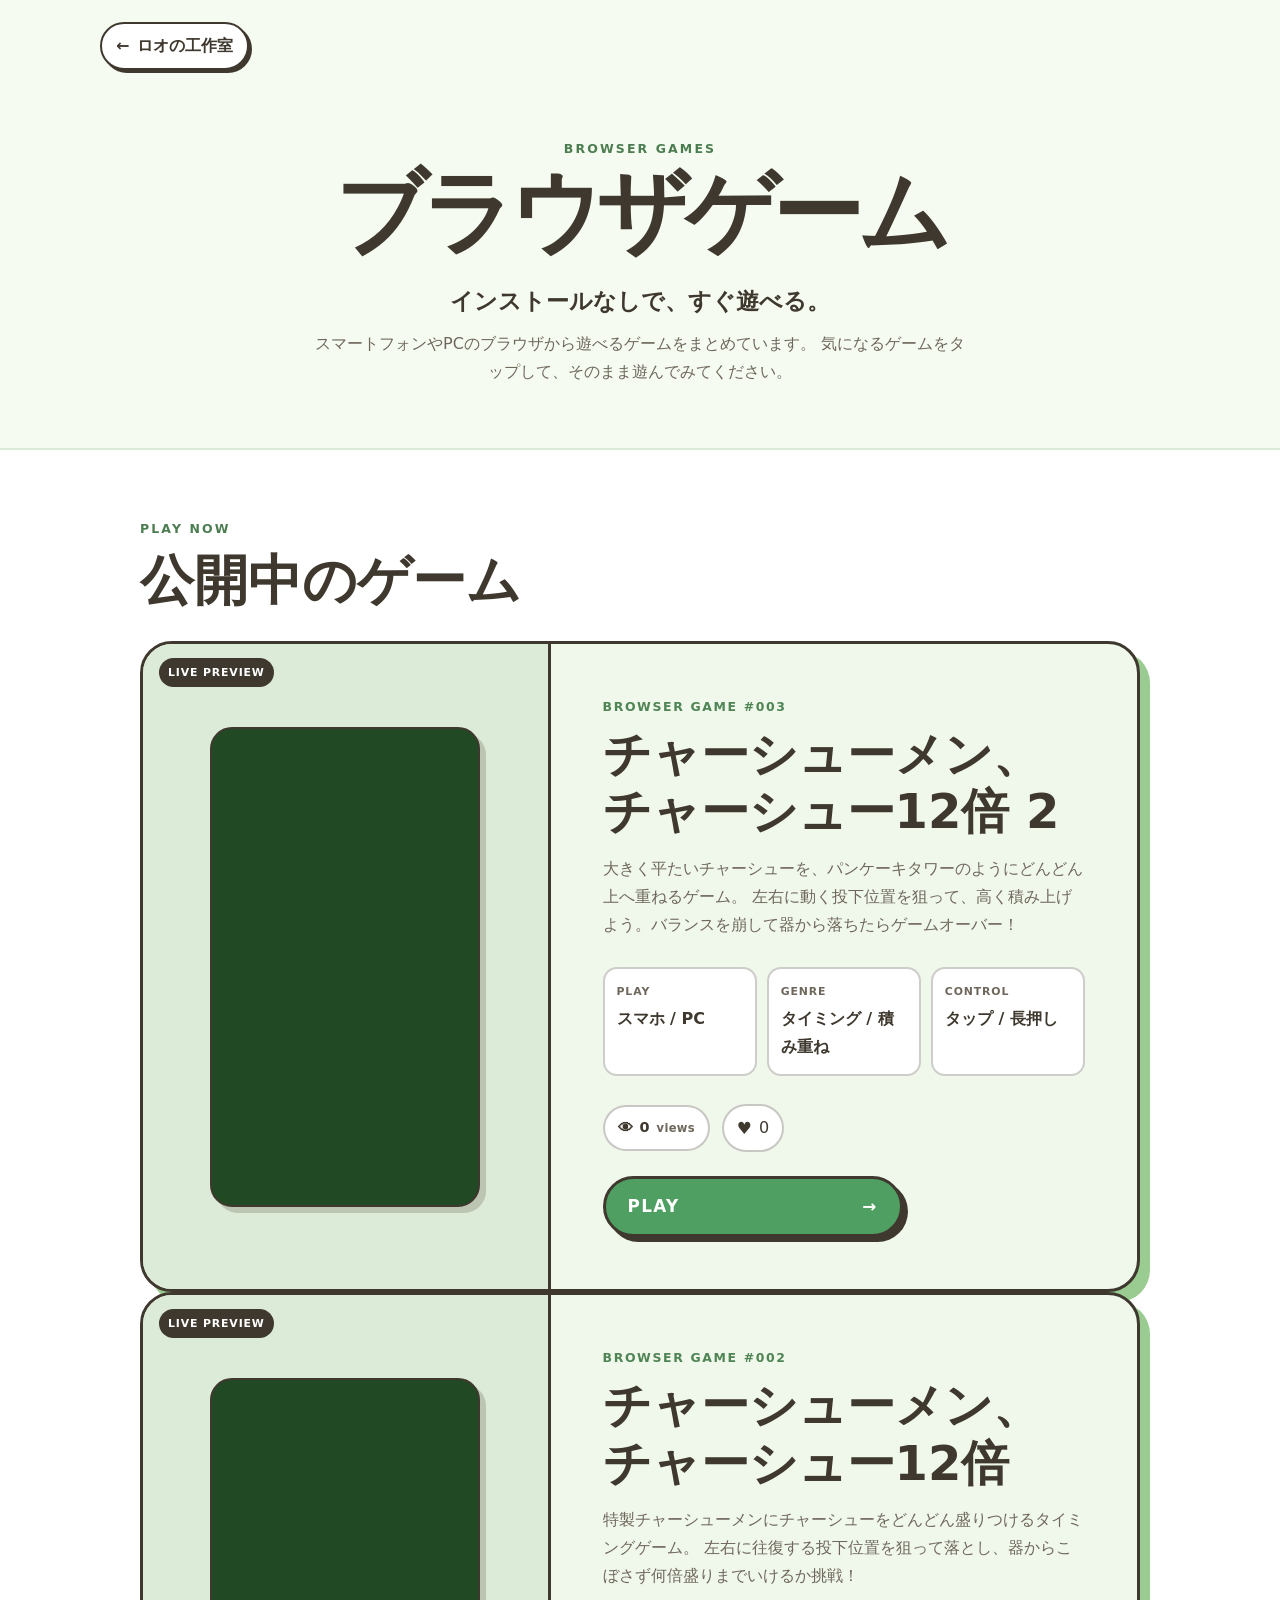
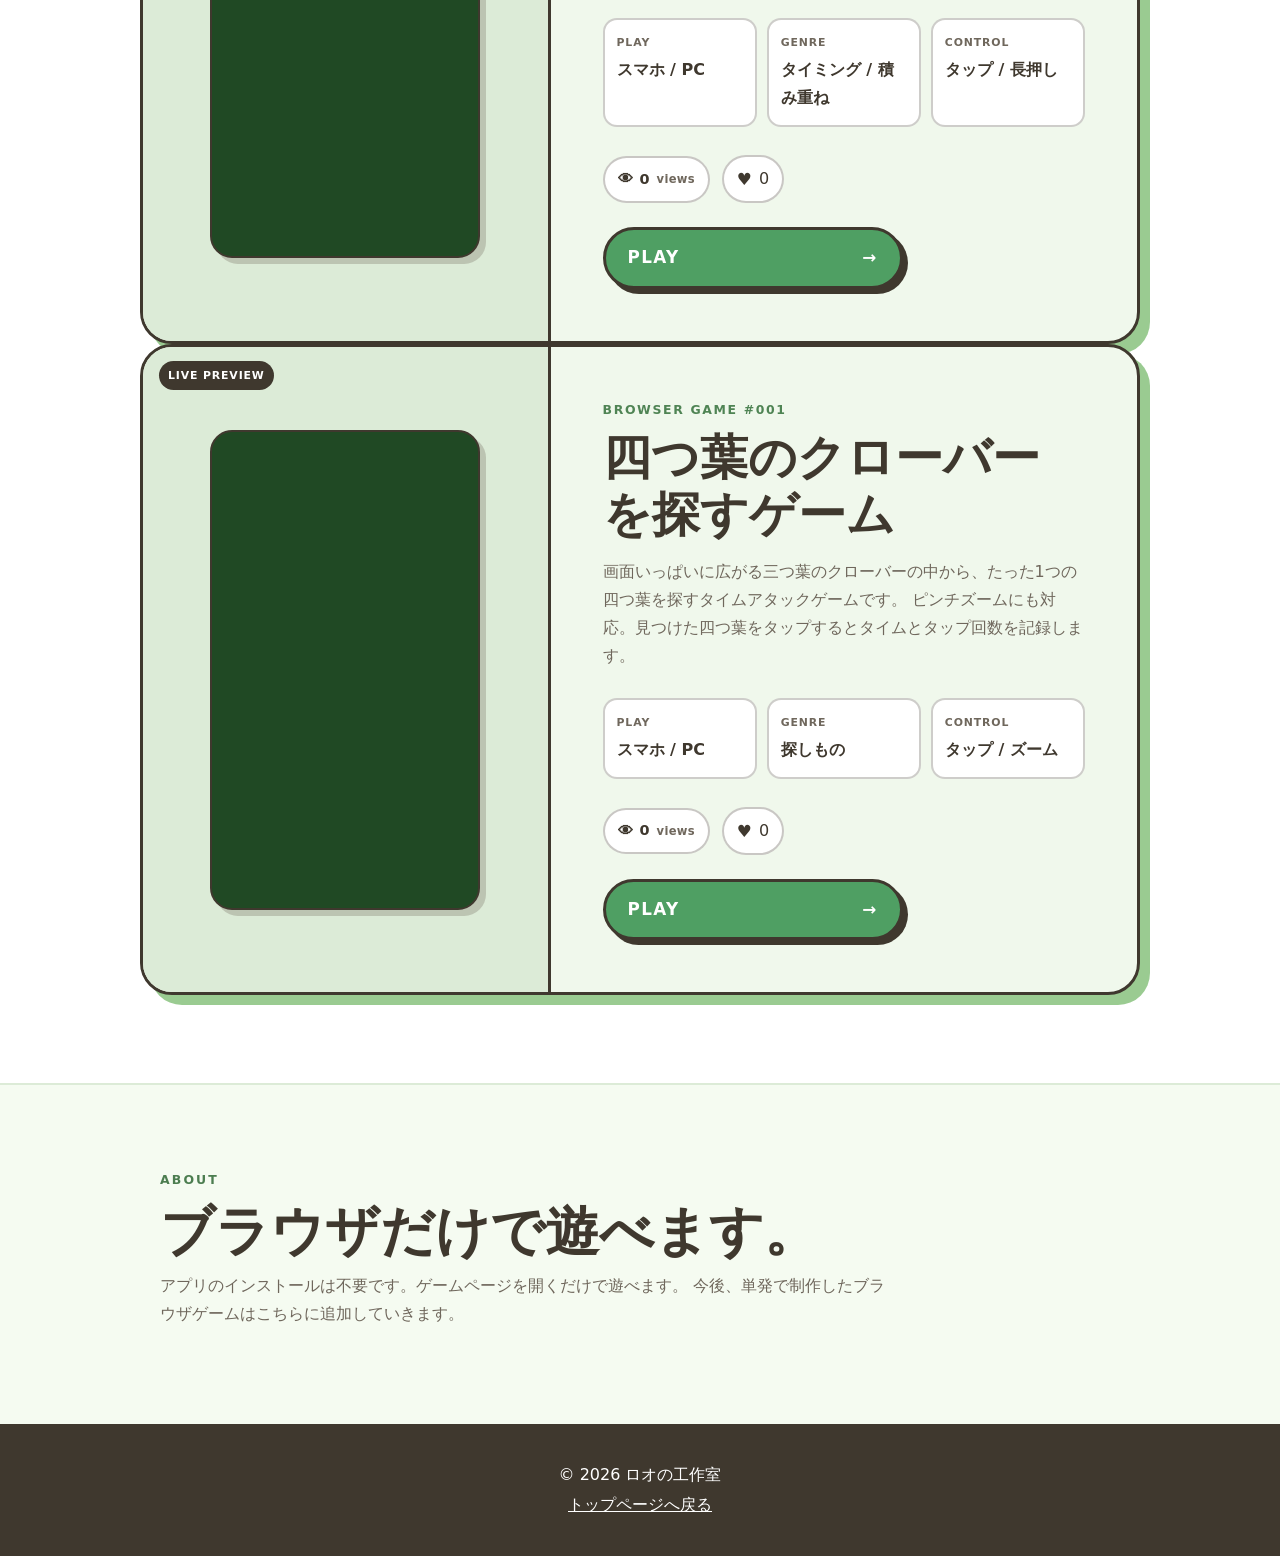
<file: browser-games/index.html>
<!DOCTYPE html>
<html lang="ja">
<head>
  <meta charset="UTF-8">
  <meta name="viewport" content="width=device-width, initial-scale=1">
  <meta name="description" content="ロオの工作室のブラウザゲーム一覧。スマホやPCのブラウザですぐ遊べるゲームを公開しています。">
  <meta name="theme-color" content="#eef7e9">
  <title>ブラウザゲーム | ロオの工作室</title>
  <link rel="stylesheet" href="../css/style.css">
  <link rel="stylesheet" href="../css/browser-games.css">
  <script src="./social.js" defer></script>
</head>
<body class="browser-games-page">
  <header class="browser-games-header">
    <a class="browser-games-home-link" href="../" aria-label="ロオの工作室トップへ戻る">
      <span aria-hidden="true">←</span>
      <span>ロオの工作室</span>
    </a>
  </header>

  <main>
    <section class="browser-games-hero" aria-labelledby="browser-games-title">
      <p class="browser-games-kicker">BROWSER GAMES</p>
      <h1 id="browser-games-title">ブラウザゲーム</h1>
      <p class="browser-games-tagline">インストールなしで、すぐ遊べる。</p>
      <p class="browser-games-intro">
        スマートフォンやPCのブラウザから遊べるゲームをまとめています。
        気になるゲームをタップして、そのまま遊んでみてください。
      </p>
    </section>

    <section class="browser-games-list" aria-labelledby="games-title">
      <div class="browser-games-section-heading">
        <p class="browser-games-kicker">PLAY NOW</p>
        <h2 id="games-title">公開中のゲーム</h2>
      </div>

      <article class="browser-game-card" data-game-id="003">
        <div class="browser-game-preview">
          <div class="browser-game-preview-label">LIVE PREVIEW</div>
          <iframe
            src="https://ryg4mk.github.io/chashu-12x-2/?preview=1"
            title="チャーシューメン、チャーシュー12倍 2 プレビュー"
            loading="lazy"
            tabindex="-1"
            aria-hidden="true"
          ></iframe>
        </div>

        <div class="browser-game-content">
          <p class="browser-game-number">BROWSER GAME #003</p>
          <h2>チャーシューメン、チャーシュー12倍 2</h2>
          <p class="browser-game-description">
            大きく平たいチャーシューを、パンケーキタワーのようにどんどん上へ重ねるゲーム。
            左右に動く投下位置を狙って、高く積み上げよう。バランスを崩して器から落ちたらゲームオーバー！
          </p>

          <dl class="browser-game-facts">
            <div>
              <dt>PLAY</dt>
              <dd>スマホ / PC</dd>
            </div>
            <div>
              <dt>GENRE</dt>
              <dd>タイミング / 積み重ね</dd>
            </div>
            <div>
              <dt>CONTROL</dt>
              <dd>タップ / 長押し</dd>
            </div>
          </dl>

          <div class="browser-game-social" aria-label="このゲームの人気">
            <div class="browser-game-stat" title="閲覧数">
              <span class="browser-game-social-icon" aria-hidden="true">👁</span>
              <span data-view-count>—</span>
              <span class="browser-game-social-label">views</span>
            </div>
            <button class="browser-game-like-button" data-like-button type="button" aria-pressed="false" aria-label="このゲームにいいね">
              <span class="browser-game-heart" aria-hidden="true">♥</span>
              <span data-like-count>—</span>
            </button>
          </div>

          <a class="browser-game-play-button" href="https://ryg4mk.github.io/chashu-12x-2/">
            PLAY
            <span aria-hidden="true">→</span>
          </a>
        </div>
      </article>

      <article class="browser-game-card" data-game-id="002">
        <div class="browser-game-preview">
          <div class="browser-game-preview-label">LIVE PREVIEW</div>
          <iframe
            src="https://ryg4mk.github.io/chashu-12x/?preview=1"
            title="チャーシューメン、チャーシュー12倍 プレビュー"
            loading="lazy"
            tabindex="-1"
            aria-hidden="true"
          ></iframe>
        </div>

        <div class="browser-game-content">
          <p class="browser-game-number">BROWSER GAME #002</p>
          <h2>チャーシューメン、チャーシュー12倍</h2>
          <p class="browser-game-description">
            特製チャーシューメンにチャーシューをどんどん盛りつけるタイミングゲーム。
            左右に往復する投下位置を狙って落とし、器からこぼさず何倍盛りまでいけるか挑戦！
          </p>

          <dl class="browser-game-facts">
            <div>
              <dt>PLAY</dt>
              <dd>スマホ / PC</dd>
            </div>
            <div>
              <dt>GENRE</dt>
              <dd>タイミング / 積み重ね</dd>
            </div>
            <div>
              <dt>CONTROL</dt>
              <dd>タップ / 長押し</dd>
            </div>
          </dl>

          <div class="browser-game-social" aria-label="このゲームの人気">
            <div class="browser-game-stat" title="閲覧数">
              <span class="browser-game-social-icon" aria-hidden="true">👁</span>
              <span data-view-count>—</span>
              <span class="browser-game-social-label">views</span>
            </div>
            <button class="browser-game-like-button" data-like-button type="button" aria-pressed="false" aria-label="このゲームにいいね">
              <span class="browser-game-heart" aria-hidden="true">♥</span>
              <span data-like-count>—</span>
            </button>
          </div>

          <a class="browser-game-play-button" href="https://ryg4mk.github.io/chashu-12x/">
            PLAY
            <span aria-hidden="true">→</span>
          </a>
        </div>
      </article>

      <article class="browser-game-card" data-game-id="001">
        <div class="browser-game-preview">
          <div class="browser-game-preview-label">LIVE PREVIEW</div>
          <iframe
            src="https://ryg4mk.github.io/four-leaf-clover-game/?preview=1"
            title="四つ葉のクローバーを探すゲーム プレビュー"
            loading="lazy"
            tabindex="-1"
            aria-hidden="true"
          ></iframe>
        </div>

        <div class="browser-game-content">
          <p class="browser-game-number">BROWSER GAME #001</p>
          <h2>四つ葉のクローバーを探すゲーム</h2>
          <p class="browser-game-description">
            画面いっぱいに広がる三つ葉のクローバーの中から、たった1つの四つ葉を探すタイムアタックゲームです。
            ピンチズームにも対応。見つけた四つ葉をタップするとタイムとタップ回数を記録します。
          </p>

          <dl class="browser-game-facts">
            <div>
              <dt>PLAY</dt>
              <dd>スマホ / PC</dd>
            </div>
            <div>
              <dt>GENRE</dt>
              <dd>探しもの</dd>
            </div>
            <div>
              <dt>CONTROL</dt>
              <dd>タップ / ズーム</dd>
            </div>
          </dl>

          <div class="browser-game-social" aria-label="このゲームの人気">
            <div class="browser-game-stat" title="閲覧数">
              <span class="browser-game-social-icon" aria-hidden="true">👁</span>
              <span data-view-count>—</span>
              <span class="browser-game-social-label">views</span>
            </div>
            <button class="browser-game-like-button" data-like-button type="button" aria-pressed="false" aria-label="このゲームにいいね">
              <span class="browser-game-heart" aria-hidden="true">♥</span>
              <span data-like-count>—</span>
            </button>
          </div>

          <a class="browser-game-play-button" href="https://ryg4mk.github.io/four-leaf-clover-game/">
            PLAY
            <span aria-hidden="true">→</span>
          </a>
        </div>
      </article>
    </section>

    <section class="browser-games-about" aria-labelledby="about-title">
      <p class="browser-games-kicker">ABOUT</p>
      <h2 id="about-title">ブラウザだけで遊べます。</h2>
      <p>
        アプリのインストールは不要です。ゲームページを開くだけで遊べます。
        今後、単発で制作したブラウザゲームはこちらに追加していきます。
      </p>
    </section>
  </main>

  <footer>
    <p>© 2026 ロオの工作室</p>
    <p><a class="browser-games-footer-link" href="../">トップページへ戻る</a></p>
  </footer>
</body>
</html>
</file>
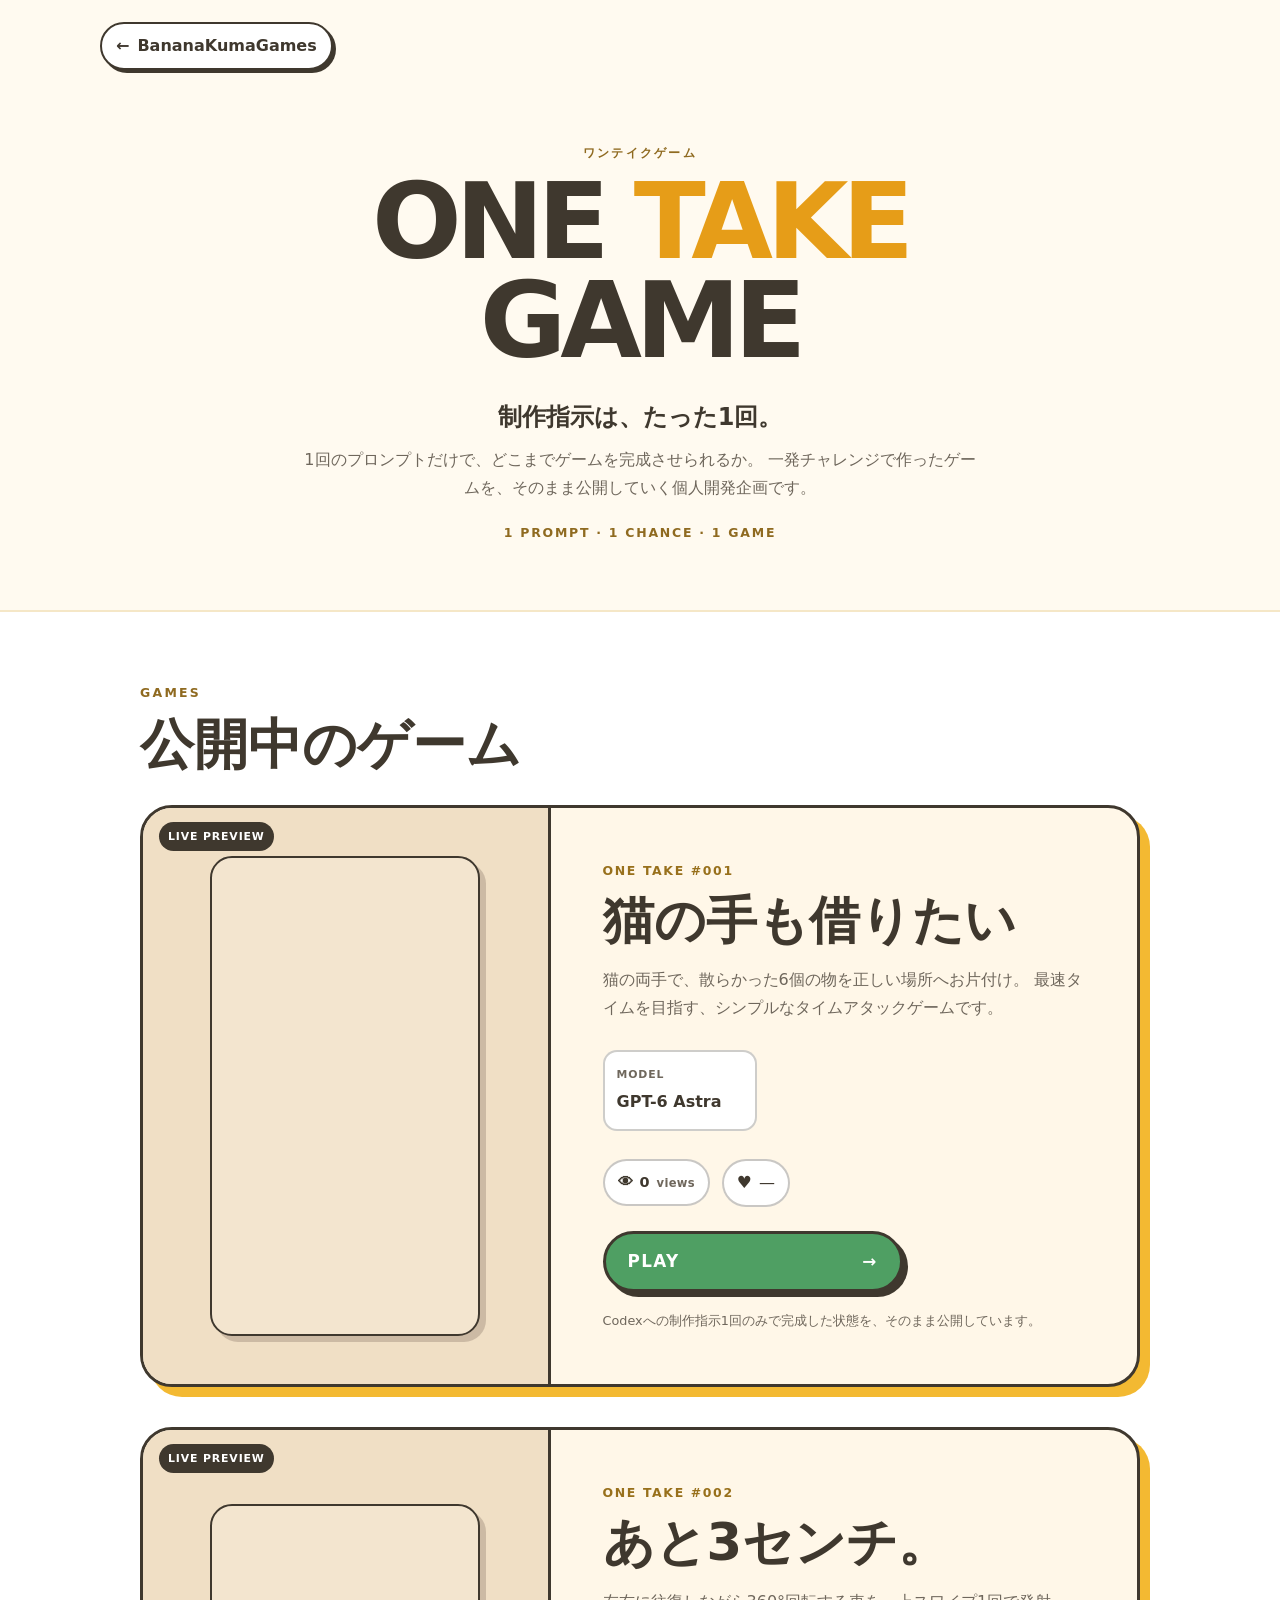
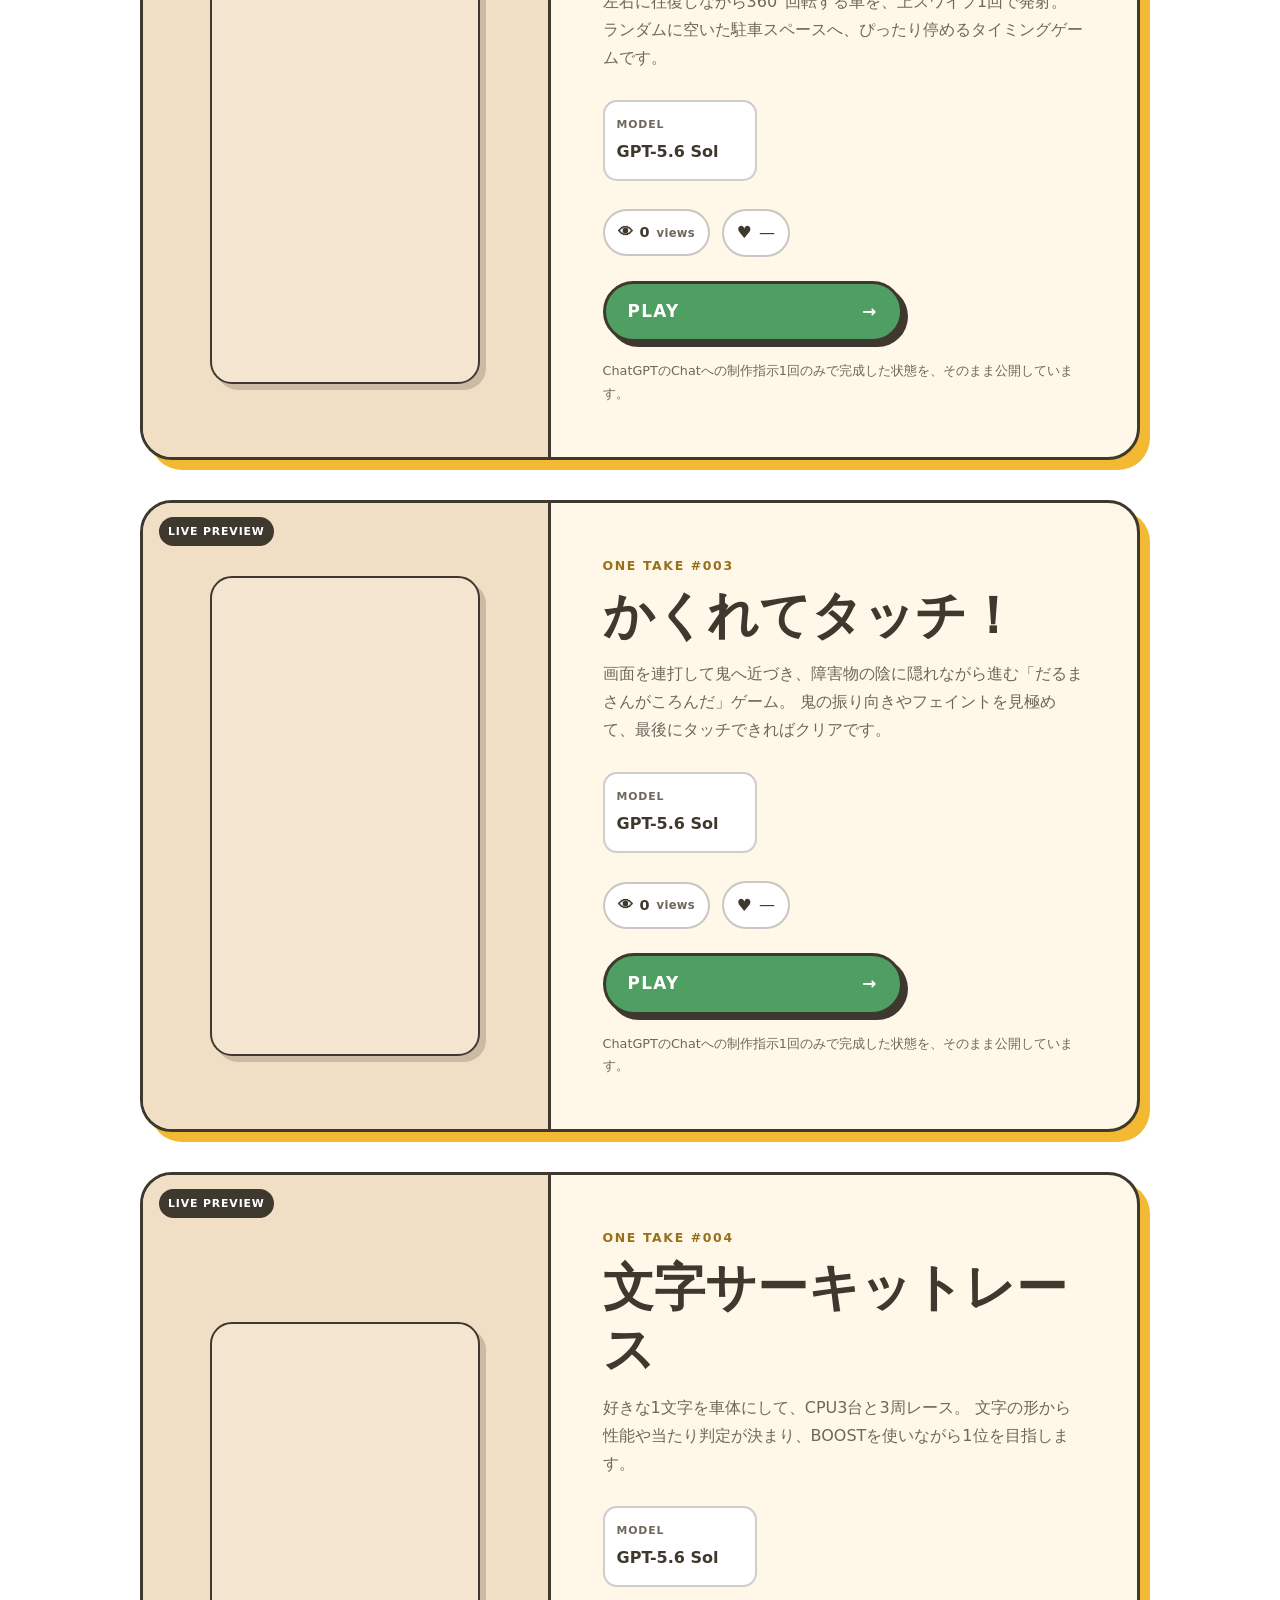
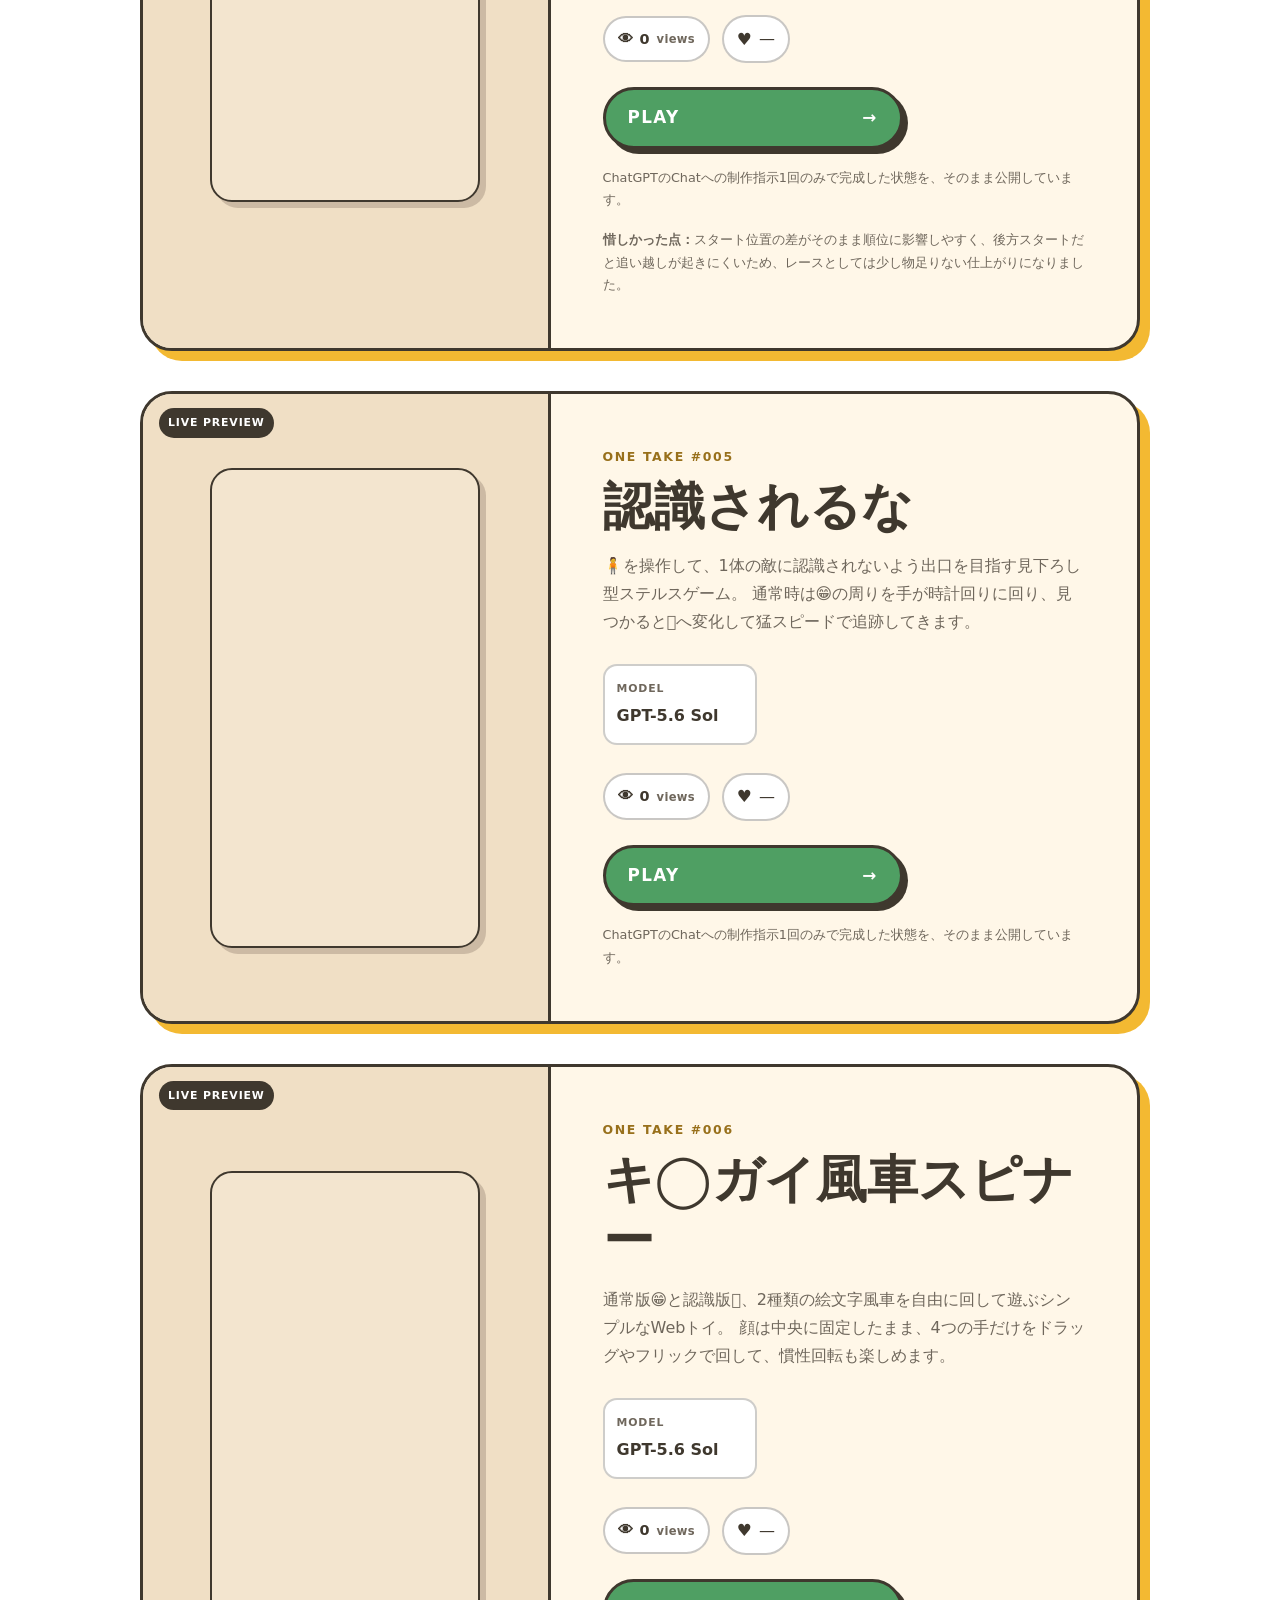
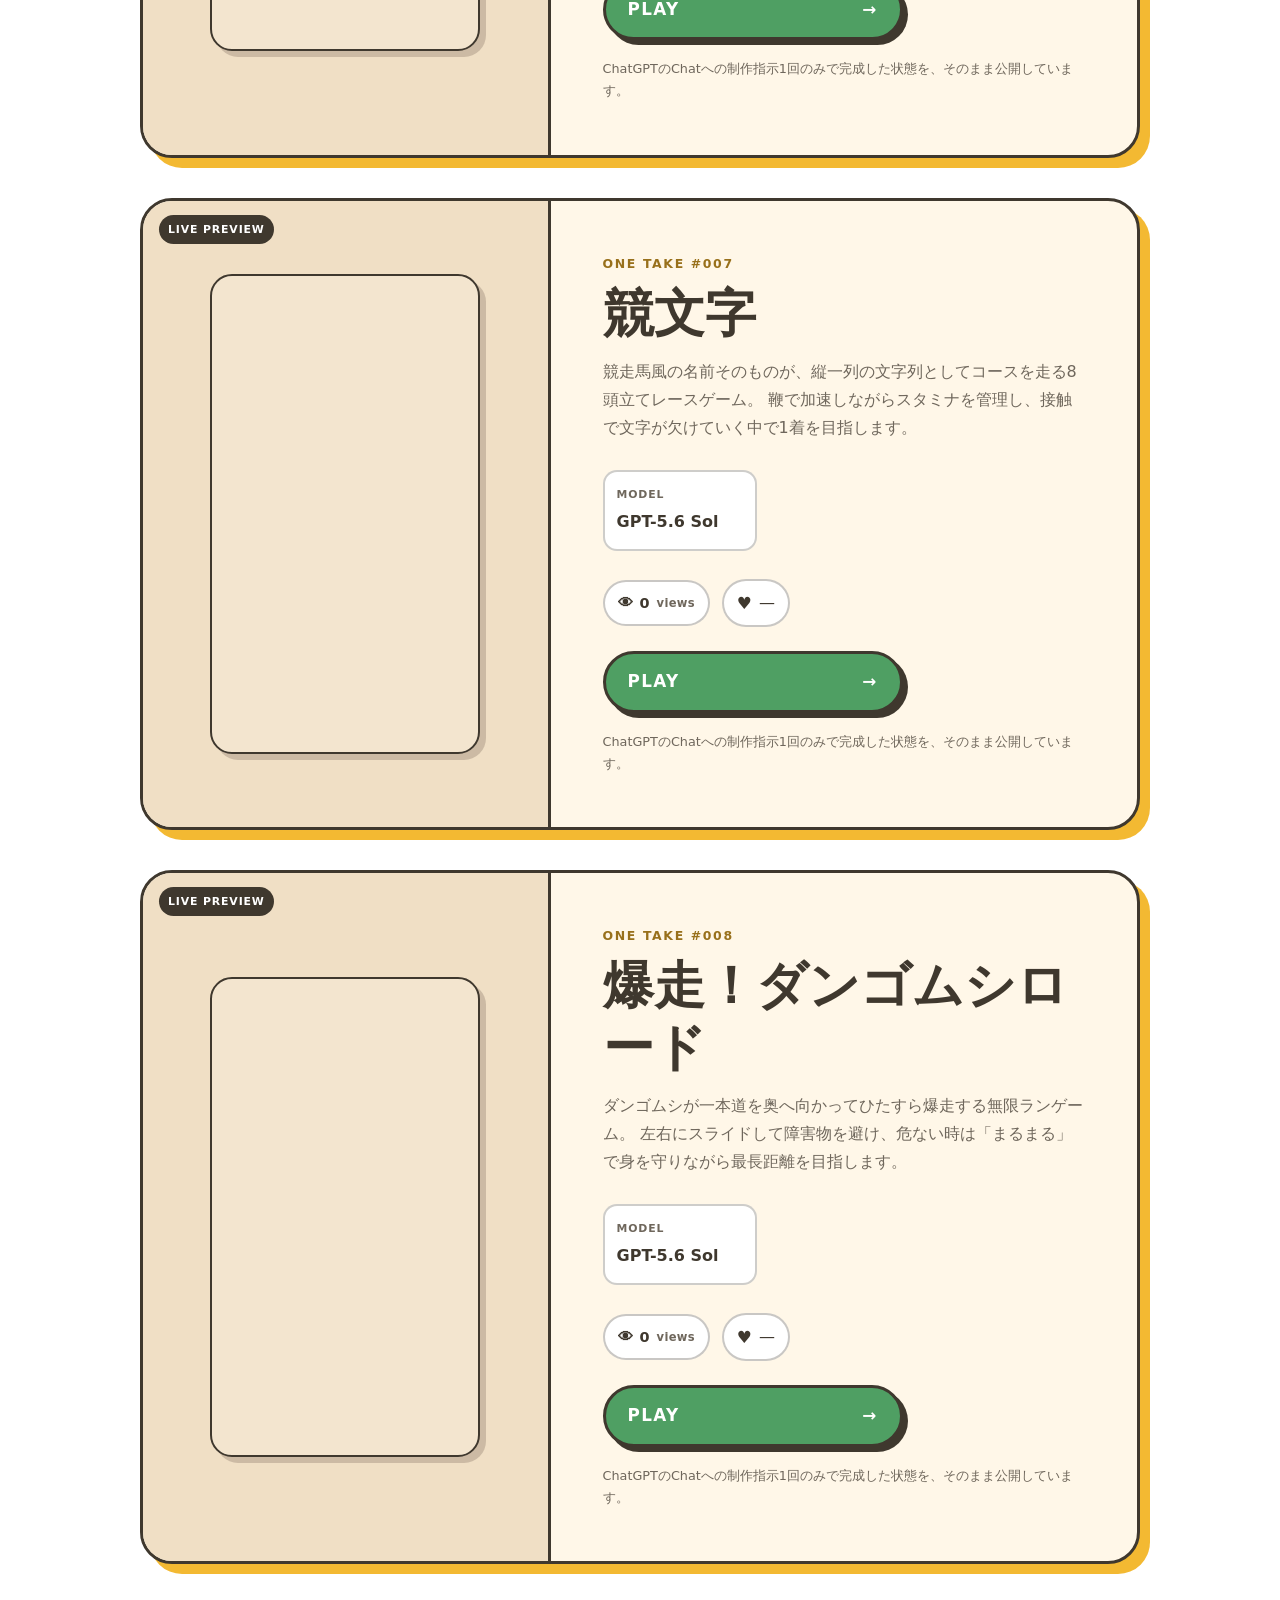
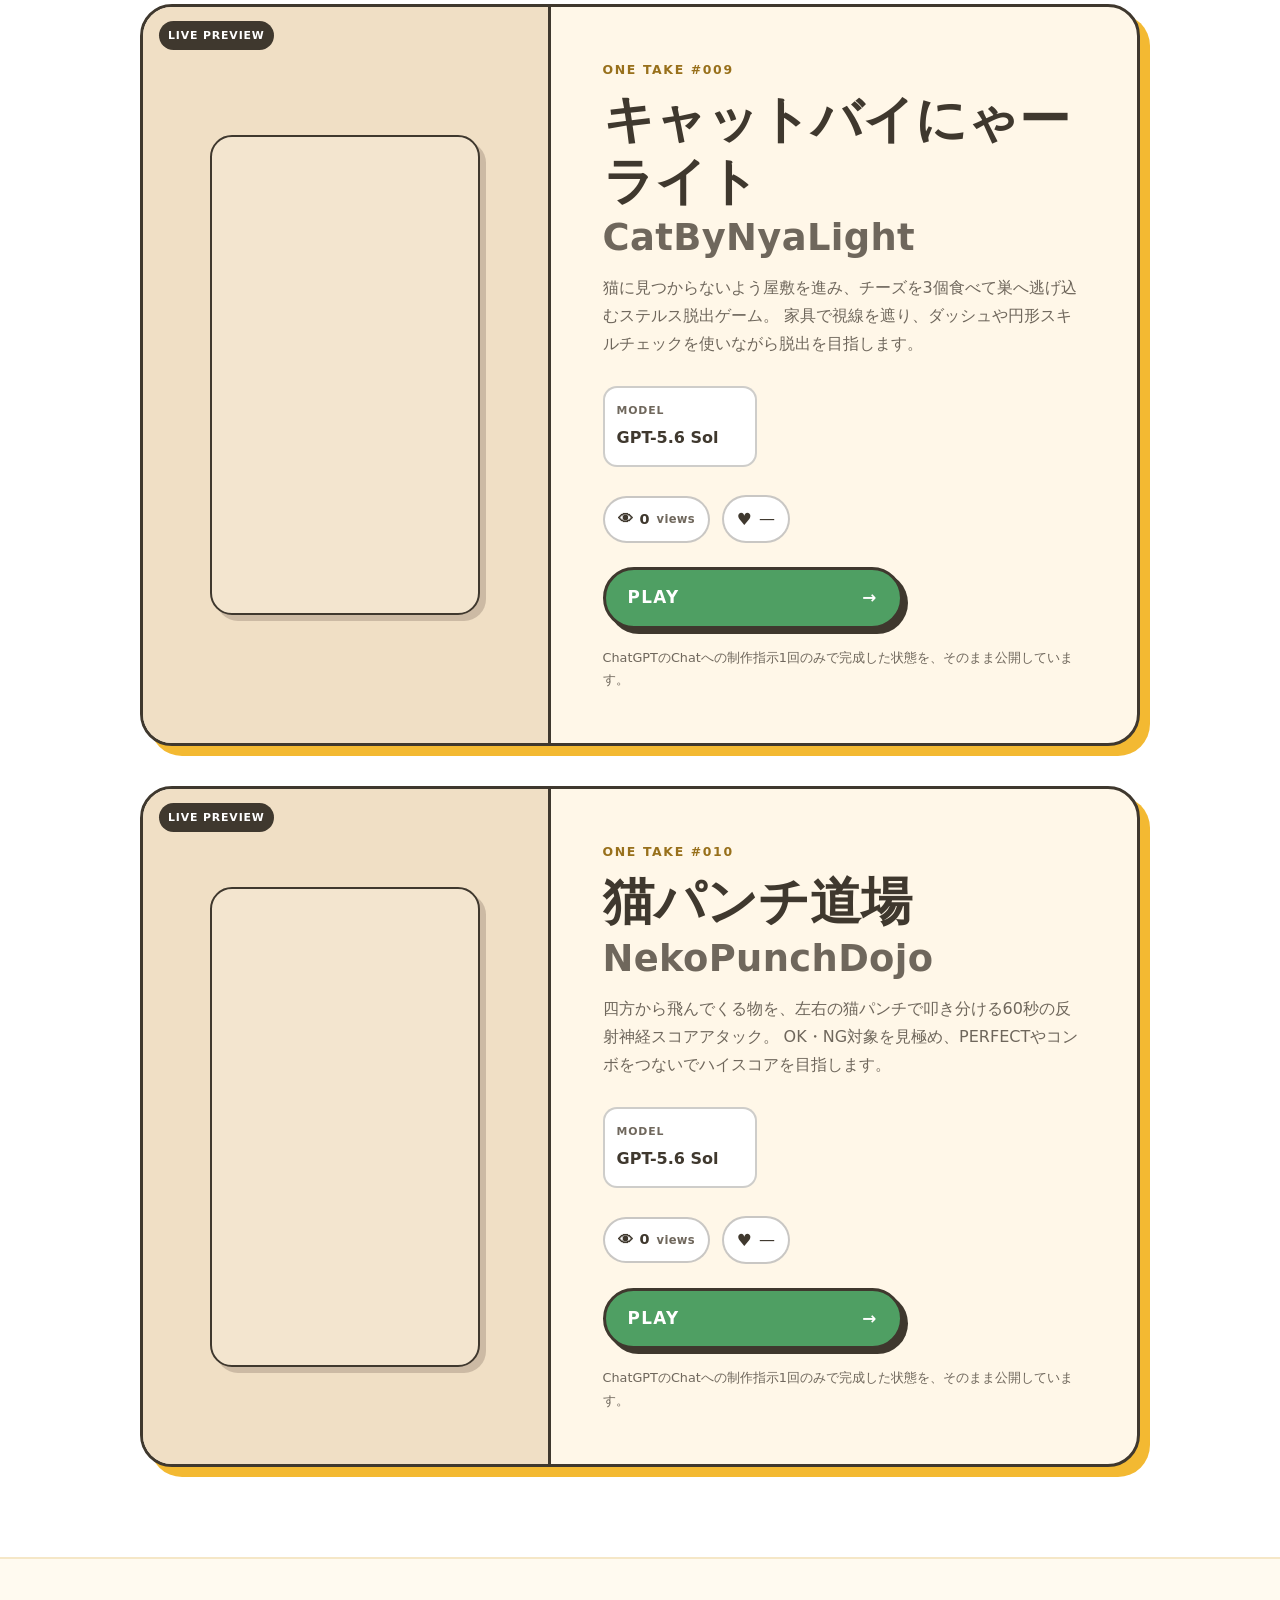
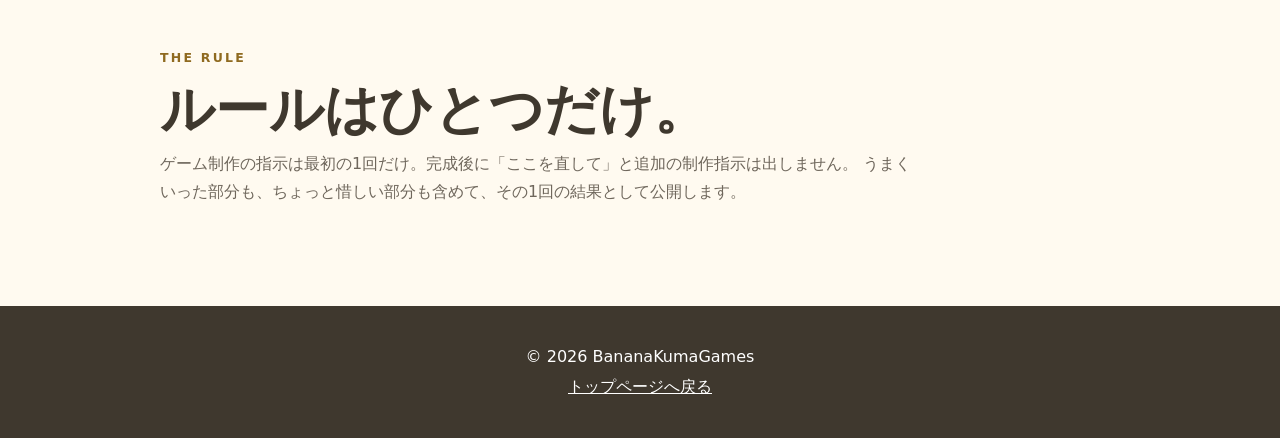
<file: one-take-game/index.html>
<!DOCTYPE html>
<html lang="ja">
<head>
  <meta charset="UTF-8">
  <meta name="viewport" content="width=device-width, initial-scale=1">
  <meta name="description" content="ONE TAKE GAME。制作指示はたった1回。一発チャレンジで完成したゲームを公開しています。">
  <meta name="theme-color" content="#fff7e8">
  <title>ONE TAKE GAME | BananaKumaGames</title>
  <link rel="stylesheet" href="../css/style.css">
  <link rel="stylesheet" href="../css/one-take-game.css">
  <script src="./social.js" defer></script>
</head>
<body class="otg-page">
  <header class="otg-header">
    <a class="otg-home-link" href="../" aria-label="BananaKumaGamesトップへ戻る">
      <span aria-hidden="true">←</span>
      <span>BananaKumaGames</span>
    </a>
  </header>

  <main>
    <section class="otg-hero" aria-labelledby="otg-title">
      <p class="otg-kicker">ワンテイクゲーム</p>
      <h1 id="otg-title">ONE <span>TAKE</span> GAME</h1>
      <p class="otg-tagline">制作指示は、たった1回。</p>
      <p class="otg-intro">
        1回のプロンプトだけで、どこまでゲームを完成させられるか。
        一発チャレンジで作ったゲームを、そのまま公開していく個人開発企画です。
      </p>
      <p class="otg-rule-line">1 PROMPT · 1 CHANCE · 1 GAME</p>
    </section>

    <section class="otg-list" aria-labelledby="games-title">
      <div class="otg-section-heading">
        <p class="otg-kicker">GAMES</p>
        <h2 id="games-title">公開中のゲーム</h2>
      </div>

      <article class="otg-game-card" data-game-id="001">
        <div class="otg-preview">
          <div class="otg-preview-label">LIVE PREVIEW</div>
          <iframe
            src="https://ryg4mk.github.io/neko-no-te-mo-karitai/"
            title="猫の手も借りたい ゲーム画面プレビュー"
            loading="lazy"
            tabindex="-1"
            aria-hidden="true"
          ></iframe>
        </div>

        <div class="otg-game-content">
          <p class="otg-number">ONE TAKE #001</p>
          <h2>猫の手も借りたい</h2>
          <p class="otg-description">
            猫の両手で、散らかった6個の物を正しい場所へお片付け。
            最速タイムを目指す、シンプルなタイムアタックゲームです。
          </p>

          <dl class="otg-facts">
            <div>
              <dt>MODEL</dt>
              <dd>GPT-6 Astra</dd>
            </div>
          </dl>
          <div class="otg-social" aria-label="このゲームの人気">
            <div class="otg-stat" title="閲覧数">
              <span class="otg-social-icon" aria-hidden="true">👁</span>
              <span data-view-count>—</span>
              <span class="otg-social-label">views</span>
            </div>
            <button class="otg-like-button" data-like-button type="button" aria-pressed="false" aria-label="このゲームにいいね">
              <span class="otg-heart" aria-hidden="true">♥</span>
              <span data-like-count>—</span>
            </button>
          </div>


          <a class="otg-play-button" href="https://ryg4mk.github.io/neko-no-te-mo-karitai/">
            PLAY
            <span aria-hidden="true">→</span>
          </a>

          <p class="otg-note">Codexへの制作指示1回のみで完成した状態を、そのまま公開しています。</p>
        </div>
      </article>

      <article class="otg-game-card" data-game-id="002">
        <div class="otg-preview">
          <div class="otg-preview-label">LIVE PREVIEW</div>
          <iframe
            src="https://ryg4mk.github.io/ato-3cm/"
            title="あと3センチ。 ゲーム画面プレビュー"
            loading="lazy"
            tabindex="-1"
            aria-hidden="true"
          ></iframe>
        </div>

        <div class="otg-game-content">
          <p class="otg-number">ONE TAKE #002</p>
          <h2>あと3センチ。</h2>
          <p class="otg-description">
            左右に往復しながら360°回転する車を、上スワイプ1回で発射。
            ランダムに空いた駐車スペースへ、ぴったり停めるタイミングゲームです。
          </p>

          <dl class="otg-facts">
            <div>
              <dt>MODEL</dt>
              <dd>GPT-5.6 Sol</dd>
            </div>
          </dl>
          <div class="otg-social" aria-label="このゲームの人気">
            <div class="otg-stat" title="閲覧数">
              <span class="otg-social-icon" aria-hidden="true">👁</span>
              <span data-view-count>—</span>
              <span class="otg-social-label">views</span>
            </div>
            <button class="otg-like-button" data-like-button type="button" aria-pressed="false" aria-label="このゲームにいいね">
              <span class="otg-heart" aria-hidden="true">♥</span>
              <span data-like-count>—</span>
            </button>
          </div>


          <a class="otg-play-button" href="https://ryg4mk.github.io/ato-3cm/">
            PLAY
            <span aria-hidden="true">→</span>
          </a>

          <p class="otg-note">ChatGPTのChatへの制作指示1回のみで完成した状態を、そのまま公開しています。</p>
        </div>
      </article>

      <article class="otg-game-card" data-game-id="003">
        <div class="otg-preview">
          <div class="otg-preview-label">LIVE PREVIEW</div>
          <iframe
            src="https://ryg4mk.github.io/kakurete-touch/"
            title="かくれてタッチ！ ゲーム画面プレビュー"
            loading="lazy"
            tabindex="-1"
            aria-hidden="true"
          ></iframe>
        </div>

        <div class="otg-game-content">
          <p class="otg-number">ONE TAKE #003</p>
          <h2>かくれてタッチ！</h2>
          <p class="otg-description">
            画面を連打して鬼へ近づき、障害物の陰に隠れながら進む「だるまさんがころんだ」ゲーム。
            鬼の振り向きやフェイントを見極めて、最後にタッチできればクリアです。
          </p>

          <dl class="otg-facts">
            <div>
              <dt>MODEL</dt>
              <dd>GPT-5.6 Sol</dd>
            </div>
          </dl>
          <div class="otg-social" aria-label="このゲームの人気">
            <div class="otg-stat" title="閲覧数">
              <span class="otg-social-icon" aria-hidden="true">👁</span>
              <span data-view-count>—</span>
              <span class="otg-social-label">views</span>
            </div>
            <button class="otg-like-button" data-like-button type="button" aria-pressed="false" aria-label="このゲームにいいね">
              <span class="otg-heart" aria-hidden="true">♥</span>
              <span data-like-count>—</span>
            </button>
          </div>


          <a class="otg-play-button" href="https://ryg4mk.github.io/kakurete-touch/">
            PLAY
            <span aria-hidden="true">→</span>
          </a>

          <p class="otg-note">ChatGPTのChatへの制作指示1回のみで完成した状態を、そのまま公開しています。</p>
        </div>
      </article>

      <article class="otg-game-card" data-game-id="004">
        <div class="otg-preview">
          <div class="otg-preview-label">LIVE PREVIEW</div>
          <iframe
            src="https://ryg4mk.github.io/moji-circuit-race/"
            title="文字サーキットレース ゲーム画面プレビュー"
            loading="lazy"
            tabindex="-1"
            aria-hidden="true"
          ></iframe>
        </div>

        <div class="otg-game-content">
          <p class="otg-number">ONE TAKE #004</p>
          <h2>文字サーキットレース</h2>
          <p class="otg-description">
            好きな1文字を車体にして、CPU3台と3周レース。
            文字の形から性能や当たり判定が決まり、BOOSTを使いながら1位を目指します。
          </p>

          <dl class="otg-facts">
            <div>
              <dt>MODEL</dt>
              <dd>GPT-5.6 Sol</dd>
            </div>
          </dl>
          <div class="otg-social" aria-label="このゲームの人気">
            <div class="otg-stat" title="閲覧数">
              <span class="otg-social-icon" aria-hidden="true">👁</span>
              <span data-view-count>—</span>
              <span class="otg-social-label">views</span>
            </div>
            <button class="otg-like-button" data-like-button type="button" aria-pressed="false" aria-label="このゲームにいいね">
              <span class="otg-heart" aria-hidden="true">♥</span>
              <span data-like-count>—</span>
            </button>
          </div>


          <a class="otg-play-button" href="https://ryg4mk.github.io/moji-circuit-race/">
            PLAY
            <span aria-hidden="true">→</span>
          </a>

          <p class="otg-note">ChatGPTのChatへの制作指示1回のみで完成した状態を、そのまま公開しています。</p>
          <p class="otg-note"><strong>惜しかった点：</strong>スタート位置の差がそのまま順位に影響しやすく、後方スタートだと追い越しが起きにくいため、レースとしては少し物足りない仕上がりになりました。</p>
        </div>
      </article>

      <article class="otg-game-card" data-game-id="005">
        <div class="otg-preview">
          <div class="otg-preview-label">LIVE PREVIEW</div>
          <iframe
            src="https://ryg4mk.github.io/ninshiki-sareruna/"
            title="認識されるな ゲーム画面プレビュー"
            loading="lazy"
            tabindex="-1"
            aria-hidden="true"
          ></iframe>
        </div>

        <div class="otg-game-content">
          <p class="otg-number">ONE TAKE #005</p>
          <h2>認識されるな</h2>
          <p class="otg-description">
            🧍を操作して、1体の敵に認識されないよう出口を目指す見下ろし型ステルスゲーム。
            通常時は😁の周りを手が時計回りに回り、見つかると🫪へ変化して猛スピードで追跡してきます。
          </p>

          <dl class="otg-facts">
            <div>
              <dt>MODEL</dt>
              <dd>GPT-5.6 Sol</dd>
            </div>
          </dl>
          <div class="otg-social" aria-label="このゲームの人気">
            <div class="otg-stat" title="閲覧数">
              <span class="otg-social-icon" aria-hidden="true">👁</span>
              <span data-view-count>—</span>
              <span class="otg-social-label">views</span>
            </div>
            <button class="otg-like-button" data-like-button type="button" aria-pressed="false" aria-label="このゲームにいいね">
              <span class="otg-heart" aria-hidden="true">♥</span>
              <span data-like-count>—</span>
            </button>
          </div>


          <a class="otg-play-button" href="https://ryg4mk.github.io/ninshiki-sareruna/">
            PLAY
            <span aria-hidden="true">→</span>
          </a>

          <p class="otg-note">ChatGPTのChatへの制作指示1回のみで完成した状態を、そのまま公開しています。</p>
        </div>
      </article>

      <article class="otg-game-card" data-game-id="006">
        <div class="otg-preview">
          <div class="otg-preview-label">LIVE PREVIEW</div>
          <iframe
            src="https://ryg4mk.github.io/spinner/"
            title="キ◯ガイ風車スピナー Webトイ画面プレビュー"
            loading="lazy"
            tabindex="-1"
            aria-hidden="true"
          ></iframe>
        </div>

        <div class="otg-game-content">
          <p class="otg-number">ONE TAKE #006</p>
          <h2>キ◯ガイ風車スピナー</h2>
          <p class="otg-description">
            通常版😁と認識版🫪、2種類の絵文字風車を自由に回して遊ぶシンプルなWebトイ。
            顔は中央に固定したまま、4つの手だけをドラッグやフリックで回して、慣性回転も楽しめます。
          </p>

          <dl class="otg-facts">
            <div>
              <dt>MODEL</dt>
              <dd>GPT-5.6 Sol</dd>
            </div>
          </dl>
          <div class="otg-social" aria-label="このゲームの人気">
            <div class="otg-stat" title="閲覧数">
              <span class="otg-social-icon" aria-hidden="true">👁</span>
              <span data-view-count>—</span>
              <span class="otg-social-label">views</span>
            </div>
            <button class="otg-like-button" data-like-button type="button" aria-pressed="false" aria-label="このWebトイにいいね">
              <span class="otg-heart" aria-hidden="true">♥</span>
              <span data-like-count>—</span>
            </button>
          </div>

          <a class="otg-play-button" href="https://ryg4mk.github.io/spinner/">
            PLAY
            <span aria-hidden="true">→</span>
          </a>

          <p class="otg-note">ChatGPTのChatへの制作指示1回のみで完成した状態を、そのまま公開しています。</p>
        </div>
      </article>

      <article class="otg-game-card" data-game-id="007">
        <div class="otg-preview">
          <div class="otg-preview-label">LIVE PREVIEW</div>
          <iframe
            src="https://ryg4mk.github.io/keimoji/"
            title="競文字 ゲーム画面プレビュー"
            loading="lazy"
            tabindex="-1"
            aria-hidden="true"
          ></iframe>
        </div>

        <div class="otg-game-content">
          <p class="otg-number">ONE TAKE #007</p>
          <h2>競文字</h2>
          <p class="otg-description">
            競走馬風の名前そのものが、縦一列の文字列としてコースを走る8頭立てレースゲーム。
            鞭で加速しながらスタミナを管理し、接触で文字が欠けていく中で1着を目指します。
          </p>

          <dl class="otg-facts">
            <div>
              <dt>MODEL</dt>
              <dd>GPT-5.6 Sol</dd>
            </div>
          </dl>
          <div class="otg-social" aria-label="このゲームの人気">
            <div class="otg-stat" title="閲覧数">
              <span class="otg-social-icon" aria-hidden="true">👁</span>
              <span data-view-count>—</span>
              <span class="otg-social-label">views</span>
            </div>
            <button class="otg-like-button" data-like-button type="button" aria-pressed="false" aria-label="このゲームにいいね">
              <span class="otg-heart" aria-hidden="true">♥</span>
              <span data-like-count>—</span>
            </button>
          </div>

          <a class="otg-play-button" href="https://ryg4mk.github.io/keimoji/">
            PLAY
            <span aria-hidden="true">→</span>
          </a>

          <p class="otg-note">ChatGPTのChatへの制作指示1回のみで完成した状態を、そのまま公開しています。</p>
        </div>
      </article>

      <article class="otg-game-card" data-game-id="008">
        <div class="otg-preview">
          <div class="otg-preview-label">LIVE PREVIEW</div>
          <iframe
            src="https://ryg4mk.github.io/dangomushi-road/"
            title="爆走！ダンゴムシロード ゲーム画面プレビュー"
            loading="lazy"
            tabindex="-1"
            aria-hidden="true"
          ></iframe>
        </div>

        <div class="otg-game-content">
          <p class="otg-number">ONE TAKE #008</p>
          <h2>爆走！ダンゴムシロード</h2>
          <p class="otg-description">
            ダンゴムシが一本道を奥へ向かってひたすら爆走する無限ランゲーム。
            左右にスライドして障害物を避け、危ない時は「まるまる」で身を守りながら最長距離を目指します。
          </p>

          <dl class="otg-facts">
            <div>
              <dt>MODEL</dt>
              <dd>GPT-5.6 Sol</dd>
            </div>
          </dl>
          <div class="otg-social" aria-label="このゲームの人気">
            <div class="otg-stat" title="閲覧数">
              <span class="otg-social-icon" aria-hidden="true">👁</span>
              <span data-view-count>—</span>
              <span class="otg-social-label">views</span>
            </div>
            <button class="otg-like-button" data-like-button type="button" aria-pressed="false" aria-label="このゲームにいいね">
              <span class="otg-heart" aria-hidden="true">♥</span>
              <span data-like-count>—</span>
            </button>
          </div>

          <a class="otg-play-button" href="https://ryg4mk.github.io/dangomushi-road/">
            PLAY
            <span aria-hidden="true">→</span>
          </a>

          <p class="otg-note">ChatGPTのChatへの制作指示1回のみで完成した状態を、そのまま公開しています。</p>
        </div>
      </article>

      <article class="otg-game-card" data-game-id="009">
        <div class="otg-preview">
          <div class="otg-preview-label">LIVE PREVIEW</div>
          <iframe
            src="https://ryg4mk.github.io/cat-by-nyalight/"
            title="キャットバイにゃーライト ゲーム画面プレビュー"
            loading="lazy"
            tabindex="-1"
            aria-hidden="true"
          ></iframe>
        </div>

        <div class="otg-game-content">
          <p class="otg-number">ONE TAKE #009</p>
          <h2>キャットバイにゃーライト <span class="english-name" lang="en">CatByNyaLight</span></h2>
          <p class="otg-description">
            猫に見つからないよう屋敷を進み、チーズを3個食べて巣へ逃げ込むステルス脱出ゲーム。
            家具で視線を遮り、ダッシュや円形スキルチェックを使いながら脱出を目指します。
          </p>

          <dl class="otg-facts">
            <div>
              <dt>MODEL</dt>
              <dd>GPT-5.6 Sol</dd>
            </div>
          </dl>
          <div class="otg-social" aria-label="このゲームの人気">
            <div class="otg-stat" title="閲覧数">
              <span class="otg-social-icon" aria-hidden="true">👁</span>
              <span data-view-count>—</span>
              <span class="otg-social-label">views</span>
            </div>
            <button class="otg-like-button" data-like-button type="button" aria-pressed="false" aria-label="このゲームにいいね">
              <span class="otg-heart" aria-hidden="true">♥</span>
              <span data-like-count>—</span>
            </button>
          </div>

          <a class="otg-play-button" href="https://ryg4mk.github.io/cat-by-nyalight/">
            PLAY
            <span aria-hidden="true">→</span>
          </a>

          <p class="otg-note">ChatGPTのChatへの制作指示1回のみで完成した状態を、そのまま公開しています。</p>
        </div>
      </article>


      <article class="otg-game-card" data-game-id="010">
        <div class="otg-preview">
          <div class="otg-preview-label">LIVE PREVIEW</div>
          <iframe
            src="https://ryg4mk.github.io/neko-punch-dojo/"
            title="猫パンチ道場 ゲーム画面プレビュー"
            loading="lazy"
            tabindex="-1"
            aria-hidden="true"
          ></iframe>
        </div>

        <div class="otg-game-content">
          <p class="otg-number">ONE TAKE #010</p>
          <h2>猫パンチ道場 <span class="english-name" lang="en">NekoPunchDojo</span></h2>
          <p class="otg-description">
            四方から飛んでくる物を、左右の猫パンチで叩き分ける60秒の反射神経スコアアタック。
            OK・NG対象を見極め、PERFECTやコンボをつないでハイスコアを目指します。
          </p>

          <dl class="otg-facts">
            <div>
              <dt>MODEL</dt>
              <dd>GPT-5.6 Sol</dd>
            </div>
          </dl>
          <div class="otg-social" aria-label="このゲームの人気">
            <div class="otg-stat" title="閲覧数">
              <span class="otg-social-icon" aria-hidden="true">👁</span>
              <span data-view-count>—</span>
              <span class="otg-social-label">views</span>
            </div>
            <button class="otg-like-button" data-like-button type="button" aria-pressed="false" aria-label="このゲームにいいね">
              <span class="otg-heart" aria-hidden="true">♥</span>
              <span data-like-count>—</span>
            </button>
          </div>

          <a class="otg-play-button" href="https://ryg4mk.github.io/neko-punch-dojo/">
            PLAY
            <span aria-hidden="true">→</span>
          </a>

          <p class="otg-note">ChatGPTのChatへの制作指示1回のみで完成した状態を、そのまま公開しています。</p>
        </div>
      </article>
    </section>

    <section class="otg-about" aria-labelledby="rule-title">
      <p class="otg-kicker">THE RULE</p>
      <h2 id="rule-title">ルールはひとつだけ。</h2>
      <p>
        ゲーム制作の指示は最初の1回だけ。完成後に「ここを直して」と追加の制作指示は出しません。
        うまくいった部分も、ちょっと惜しい部分も含めて、その1回の結果として公開します。
      </p>
    </section>
  </main>

  <footer>
    <p>© 2026 BananaKumaGames</p>
    <p><a class="otg-footer-link" href="../">トップページへ戻る</a></p>
  </footer>

  <script data-preview-autostart>
    (() => {
      const started = new WeakSet();

      const startPreview = (frame) => {
        if (started.has(frame)) return;

        const tryStart = () => {
          try {
            const doc = frame.contentDocument;
            if (!doc) return;

            const startButton = doc.querySelector('#startButton, #start-button, #start, #action');
            if (!startButton) return;

            if (frame.src.includes('/dangomushi-road/')) {
              const soundButton = doc.querySelector('#soundButton');
              if (soundButton && soundButton.getAttribute('aria-label') === '効果音をミュート') {
                const storage = frame.contentWindow.localStorage;
                const key = 'dangomushi-road-muted-v1';
                const previous = storage.getItem(key);
                soundButton.click();
                if (previous === null) storage.removeItem(key);
                else storage.setItem(key, previous);
              }
            }

            if (frame.src.includes('/cat-by-nyalight/')) {
              const soundButton = doc.querySelector('#sound');
              if (soundButton && soundButton.textContent.includes('ON')) {
                const storage = frame.contentWindow.localStorage;
                const key = 'catnyalight-muted';
                const previous = storage.getItem(key);
                soundButton.click();
                if (previous === null) storage.removeItem(key);
                else storage.setItem(key, previous);
              }
            }

            if (frame.src.includes('/neko-punch-dojo/')) {
              const win = frame.contentWindow;
              const RealAudioContext = win.AudioContext;
              const RealWebkitAudioContext = win.webkitAudioContext;

              class SilentAudioContext {
                constructor() {
                  this.state = 'running';
                  this.currentTime = 0;
                  this.destination = {};
                }
                resume() { return Promise.resolve(); }
                createOscillator() {
                  return {
                    type: 'sine',
                    frequency: { setValueAtTime() {} },
                    connect() {},
                    start() {},
                    stop() {}
                  };
                }
                createGain() {
                  return {
                    gain: {
                      setValueAtTime() {},
                      exponentialRampToValueAtTime() {}
                    },
                    connect() {}
                  };
                }
              }

              win.AudioContext = SilentAudioContext;
              win.webkitAudioContext = SilentAudioContext;
              startButton.click();
              win.AudioContext = RealAudioContext;
              win.webkitAudioContext = RealWebkitAudioContext;
              started.add(frame);
              return;
            }

            startButton.click();
            started.add(frame);
          } catch (_) {
            // Preview URLs are expected to be same-origin.
          }
        };

        if (frame.contentDocument?.readyState === 'complete') {
          window.setTimeout(tryStart, 250);
        } else {
          frame.addEventListener('load', () => window.setTimeout(tryStart, 250), { once: true });
        }
      };

      const observer = new IntersectionObserver((entries) => {
        for (const entry of entries) {
          if (entry.isIntersecting && entry.intersectionRatio >= 0.25) {
            startPreview(entry.target);
            observer.unobserve(entry.target);
          }
        }
      }, { threshold: [0.25] });

      document.querySelectorAll('.otg-preview iframe').forEach((frame) => {
        observer.observe(frame);
      });
    })();
  </script>
</body>
</html>
</file>
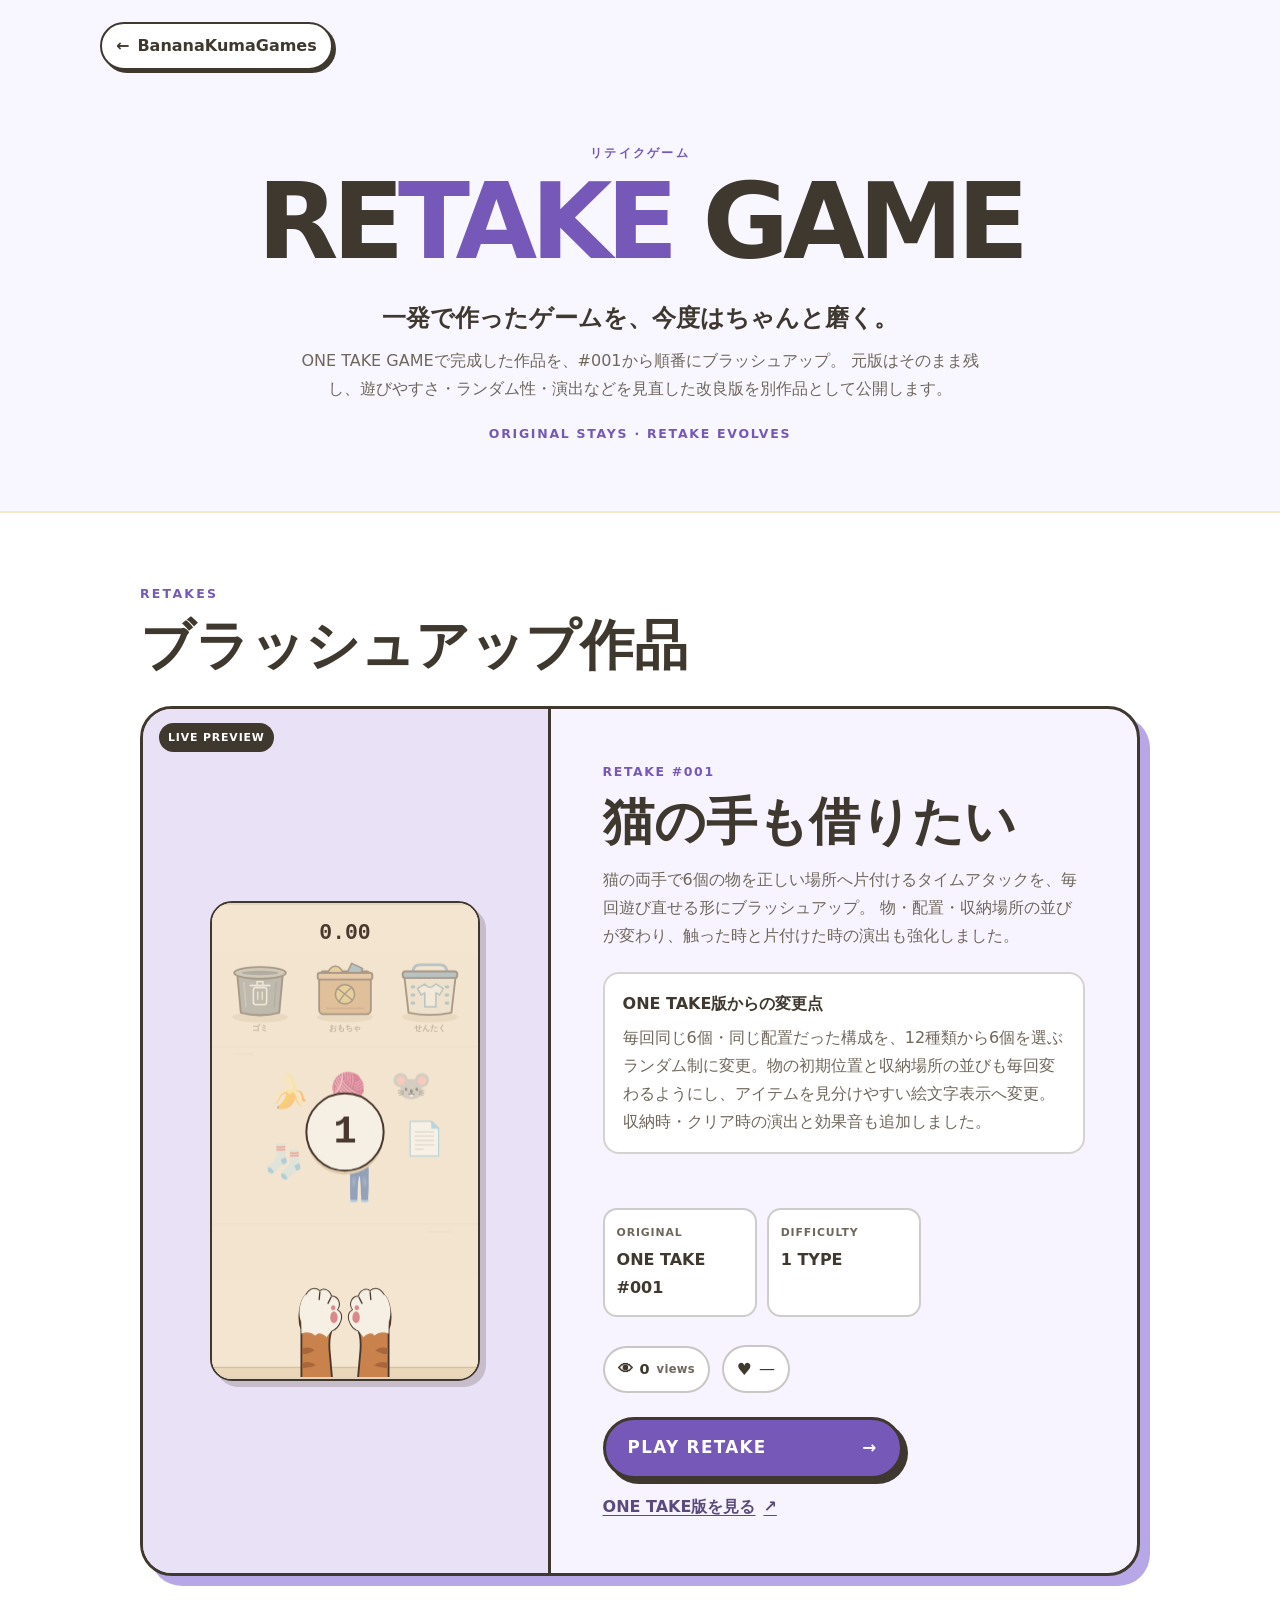
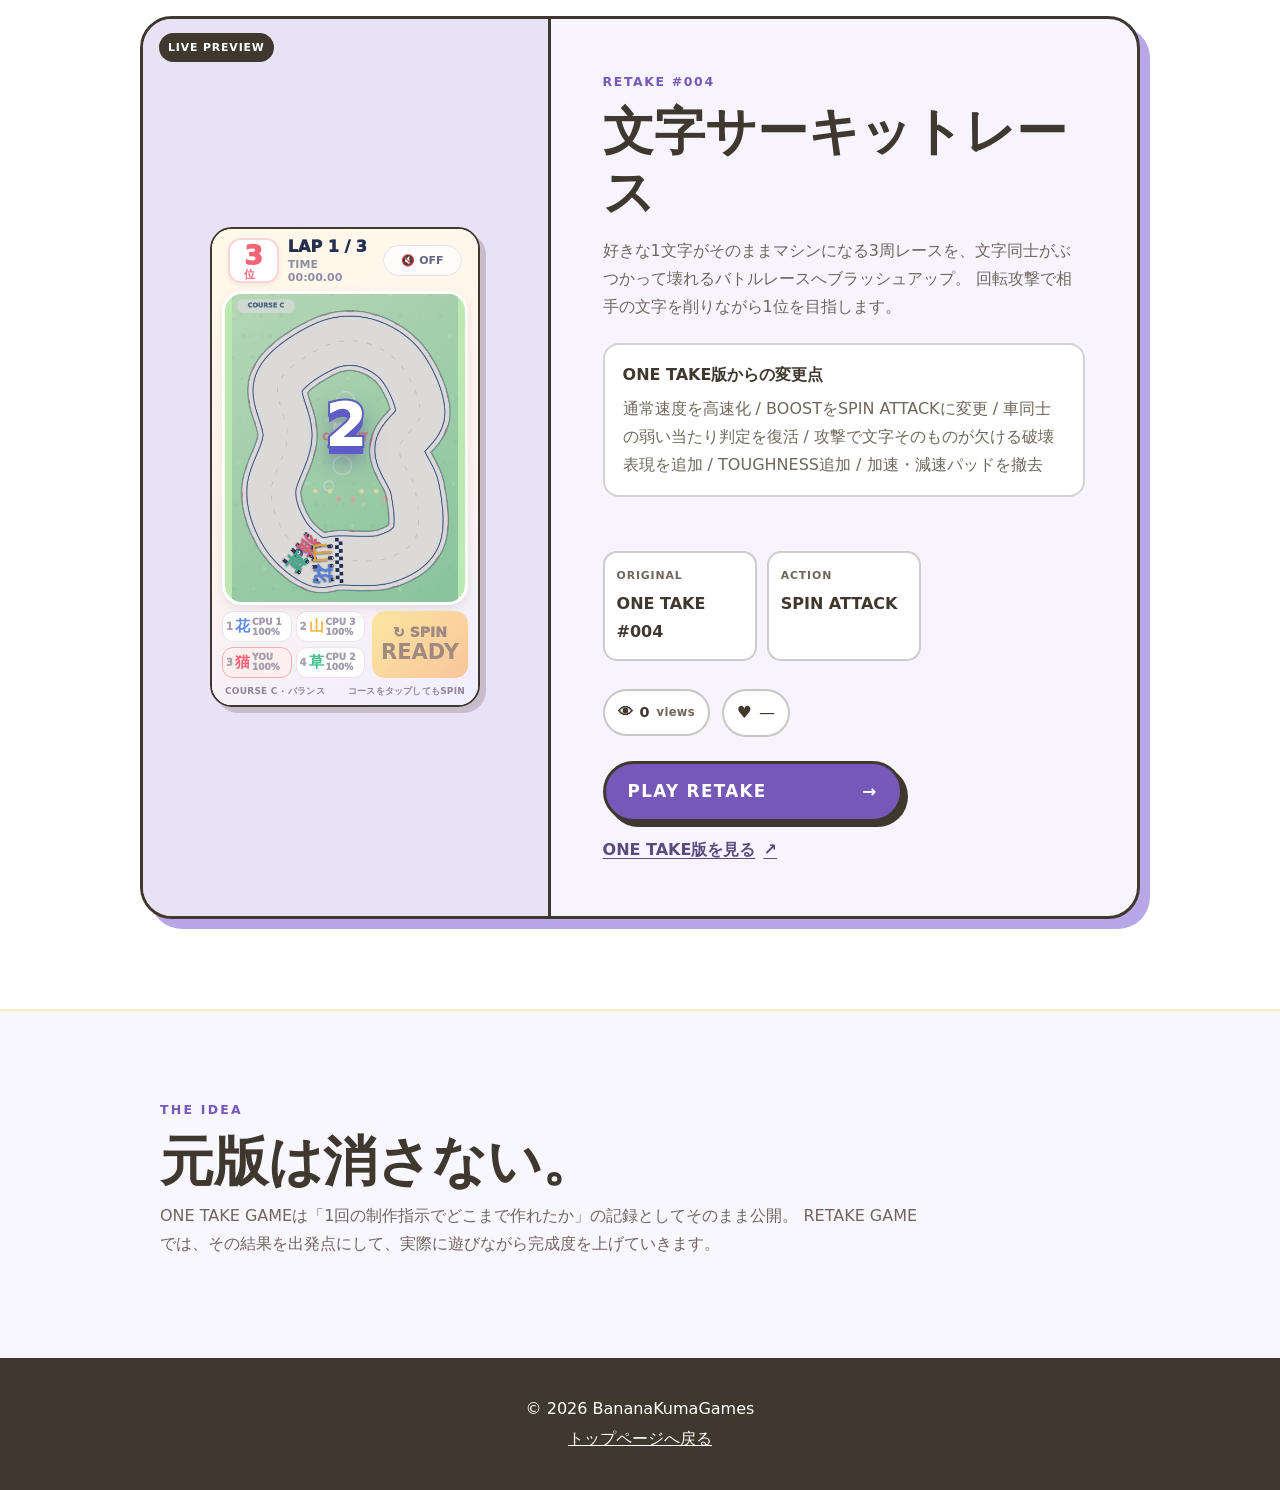
<file: retake-game/index.html>
<!DOCTYPE html>
<html lang="ja">
<head>
  <meta charset="UTF-8">
  <meta name="viewport" content="width=device-width, initial-scale=1">
  <meta name="description" content="RETAKE GAME。一発で作ったゲームを、今度はちゃんと磨く。ONE TAKE GAMEの作品を順番にブラッシュアップして公開しています。">
  <meta name="theme-color" content="#f8f6ff">
  <title>RETAKE GAME | BananaKumaGames</title>
  <link rel="stylesheet" href="../css/style.css">
  <link rel="stylesheet" href="../css/one-take-game.css">
  <link rel="stylesheet" href="../css/retake-game.css">
  <script src="./social.js" defer></script>
</head>
<body class="otg-page rtg-page">
  <header class="otg-header">
    <a class="otg-home-link" href="../" aria-label="BananaKumaGamesトップへ戻る">
      <span aria-hidden="true">←</span>
      <span>BananaKumaGames</span>
    </a>
  </header>

  <main>
    <section class="otg-hero" aria-labelledby="rtg-title">
      <p class="otg-kicker">リテイクゲーム</p>
      <h1 id="rtg-title">RE<span>TAKE</span> GAME</h1>
      <p class="otg-tagline">一発で作ったゲームを、今度はちゃんと磨く。</p>
      <p class="otg-intro">
        ONE TAKE GAMEで完成した作品を、#001から順番にブラッシュアップ。
        元版はそのまま残し、遊びやすさ・ランダム性・演出などを見直した改良版を別作品として公開します。
      </p>
      <p class="otg-rule-line">ORIGINAL STAYS · RETAKE EVOLVES</p>
    </section>

    <section class="otg-list" aria-labelledby="games-title">
      <div class="otg-section-heading">
        <p class="otg-kicker">RETAKES</p>
        <h2 id="games-title">ブラッシュアップ作品</h2>
      </div>

      <article class="otg-game-card" data-game-id="001">
        <div class="otg-preview">
          <div class="otg-preview-label">LIVE PREVIEW</div>
          <iframe
            src="./001/"
            title="猫の手も借りたい RETAKE #001 ゲーム画面プレビュー"
            loading="lazy"
            tabindex="-1"
            aria-hidden="true"
          ></iframe>
        </div>

        <div class="otg-game-content">
          <p class="otg-number">RETAKE #001</p>
          <h2>猫の手も借りたい</h2>
          <p class="otg-description">
            猫の両手で6個の物を正しい場所へ片付けるタイムアタックを、毎回遊び直せる形にブラッシュアップ。
            物・配置・収納場所の並びが変わり、触った時と片付けた時の演出も強化しました。
          </p>

          <div class="rtg-points">
            <strong>ONE TAKE版からの変更点</strong>
            <p>毎回同じ6個・同じ配置だった構成を、12種類から6個を選ぶランダム制に変更。物の初期位置と収納場所の並びも毎回変わるようにし、アイテムを見分けやすい絵文字表示へ変更。収納時・クリア時の演出と効果音も追加しました。</p>
          </div>

          <dl class="otg-facts">
            <div>
              <dt>ORIGINAL</dt>
              <dd>ONE TAKE #001</dd>
            </div>
            <div>
              <dt>DIFFICULTY</dt>
              <dd>1 TYPE</dd>
            </div>
          </dl>

          <div class="otg-social" aria-label="このゲームの人気">
            <div class="otg-stat" title="閲覧数">
              <span class="otg-social-icon" aria-hidden="true">👁</span>
              <span data-view-count>—</span>
              <span class="otg-social-label">views</span>
            </div>
            <button class="otg-like-button" data-like-button type="button" aria-pressed="false" aria-label="このゲームにいいね">
              <span class="otg-heart" aria-hidden="true">♥</span>
              <span data-like-count>—</span>
            </button>
          </div>

          <a class="otg-play-button" href="./001/">
            PLAY RETAKE
            <span aria-hidden="true">→</span>
          </a>

          <a class="rtg-original-link" href="../one-take-game/">
            ONE TAKE版を見る
            <span aria-hidden="true">↗</span>
          </a>
        </div>
      </article>

      <article class="otg-game-card" data-game-id="004">
        <div class="otg-preview">
          <div class="otg-preview-label">LIVE PREVIEW</div>
          <iframe
            src="./004/"
            title="文字サーキットレース RETAKE #004 ゲーム画面プレビュー"
            loading="lazy"
            tabindex="-1"
            aria-hidden="true"
          ></iframe>
        </div>

        <div class="otg-game-content">
          <p class="otg-number">RETAKE #004</p>
          <h2>文字サーキットレース</h2>
          <p class="otg-description">
            好きな1文字がそのままマシンになる3周レースを、文字同士がぶつかって壊れるバトルレースへブラッシュアップ。
            回転攻撃で相手の文字を削りながら1位を目指します。
          </p>

          <div class="rtg-points">
            <strong>ONE TAKE版からの変更点</strong>
            <p>通常速度を高速化 / BOOSTをSPIN ATTACKに変更 / 車同士の弱い当たり判定を復活 / 攻撃で文字そのものが欠ける破壊表現を追加 / TOUGHNESS追加 / 加速・減速パッドを撤去</p>
          </div>

          <dl class="otg-facts">
            <div>
              <dt>ORIGINAL</dt>
              <dd>ONE TAKE #004</dd>
            </div>
            <div>
              <dt>ACTION</dt>
              <dd>SPIN ATTACK</dd>
            </div>
          </dl>

          <div class="otg-social" aria-label="このゲームの人気">
            <div class="otg-stat" title="閲覧数">
              <span class="otg-social-icon" aria-hidden="true">👁</span>
              <span data-view-count>—</span>
              <span class="otg-social-label">views</span>
            </div>
            <button class="otg-like-button" data-like-button type="button" aria-pressed="false" aria-label="このゲームにいいね">
              <span class="otg-heart" aria-hidden="true">♥</span>
              <span data-like-count>—</span>
            </button>
          </div>

          <a class="otg-play-button" href="./004/">
            PLAY RETAKE
            <span aria-hidden="true">→</span>
          </a>

          <a class="rtg-original-link" href="https://ryg4mk.github.io/moji-circuit-race/">
            ONE TAKE版を見る
            <span aria-hidden="true">↗</span>
          </a>
        </div>
      </article>
    </section>

    <section class="otg-about" aria-labelledby="about-title">
      <p class="otg-kicker">THE IDEA</p>
      <h2 id="about-title">元版は消さない。</h2>
      <p>
        ONE TAKE GAMEは「1回の制作指示でどこまで作れたか」の記録としてそのまま公開。
        RETAKE GAMEでは、その結果を出発点にして、実際に遊びながら完成度を上げていきます。
      </p>
    </section>
  </main>

  <footer>
    <p>© 2026 BananaKumaGames</p>
    <p><a class="otg-footer-link" href="../">トップページへ戻る</a></p>
  </footer>

  <script>
    (() => {
      const frames = [...document.querySelectorAll('.otg-preview iframe')];
      frames.forEach(frame => {
        const tryStart = () => {
          try {
            const button = frame.contentDocument?.querySelector('#action, #startButton, #start-button, #start');
            if (button) button.click();
          } catch (_) {}
        };
        frame.addEventListener('load', () => setTimeout(tryStart, 250), { once: true });
      });
    })();
  </script>
</body>
</html>
</file>
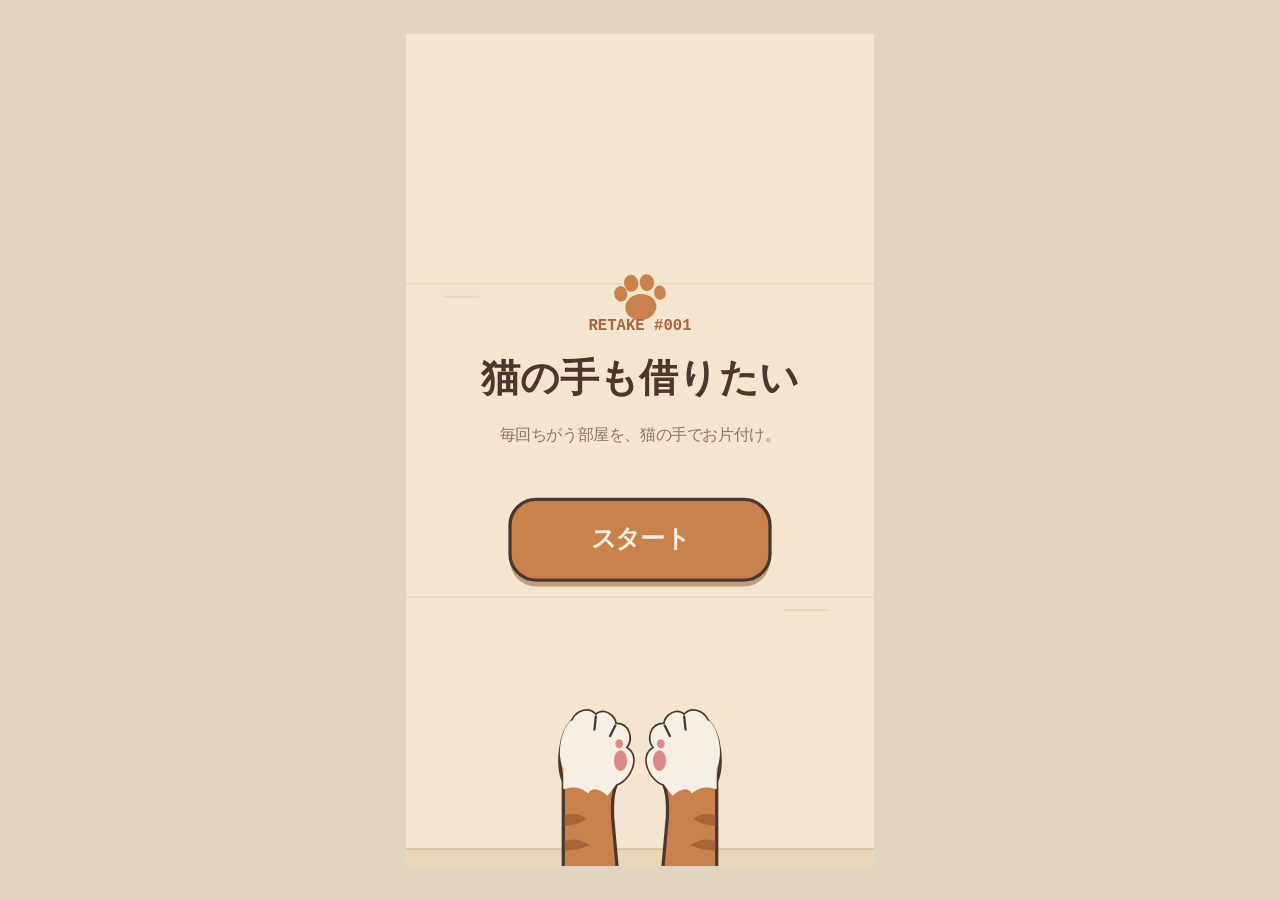
<file: retake-game/001/index.html>
<!doctype html>
<html lang="ja">
<head>
  <meta charset="utf-8">
  <meta name="viewport" content="width=device-width, initial-scale=1, viewport-fit=cover">
  <meta name="theme-color" content="#F3E5CF">
  <meta name="description" content="RETAKE GAME #001。毎回ランダムに変わる6個の物と収納場所を、猫の両手で片付けるタイムアタックゲーム。">
  <title>猫の手も借りたい RETAKE #001</title>
  <link rel="icon" href="data:,">
  <link rel="stylesheet" href="./style.css">
  <script src="./game.js" defer></script>
</head>
<body>

  <main id="game" aria-label="猫の手も借りたい RETAKE #001">
    <canvas id="canvas" width="360" height="640" tabindex="0" aria-label="猫の手も借りたい RETAKE #001 ゲーム画面" aria-describedby="instructions">Canvasに対応したブラウザで遊んでください。</canvas>
    <button id="action" type="button" aria-label="スタート">スタート</button>
    <p id="instructions" class="sr-only">画面をドラッグして猫の両手を動かします。手は指の60ピクセル上にあります。手の間で物をつかみ、ゴミはゴミ箱、洗濯物は洗濯カゴ、おもちゃはおもちゃ箱へ運びます。物の種類・位置・収納場所の並びは毎回変わります。指を離しても物は保持されます。キーボードでは矢印キーでも移動できます。</p>
    <p id="status" class="sr-only" role="status" aria-live="polite" aria-atomic="true"></p>
  </main>
  <noscript>遊ぶにはブラウザのJavaScriptを有効にしてください。</noscript>

  <script data-rtg-visit-counter>
    (() => {
      if (window.top !== window.self) return;
      if (location.hostname !== 'ryg4mk.github.io') return;

      const gameId = '001';
      const key = 'retake_' + gameId + '_views_bkg_rtg_views_20261014_v1';

      fetch('https://countapi.mileshilliard.com/api/v1/hit/' + encodeURIComponent(key), {
        credentials: 'omit',
        referrerPolicy: 'no-referrer',
        cache: 'no-store',
        keepalive: true
      }).catch(() => {});
    })();
  </script>
</body>
</html>
</file>
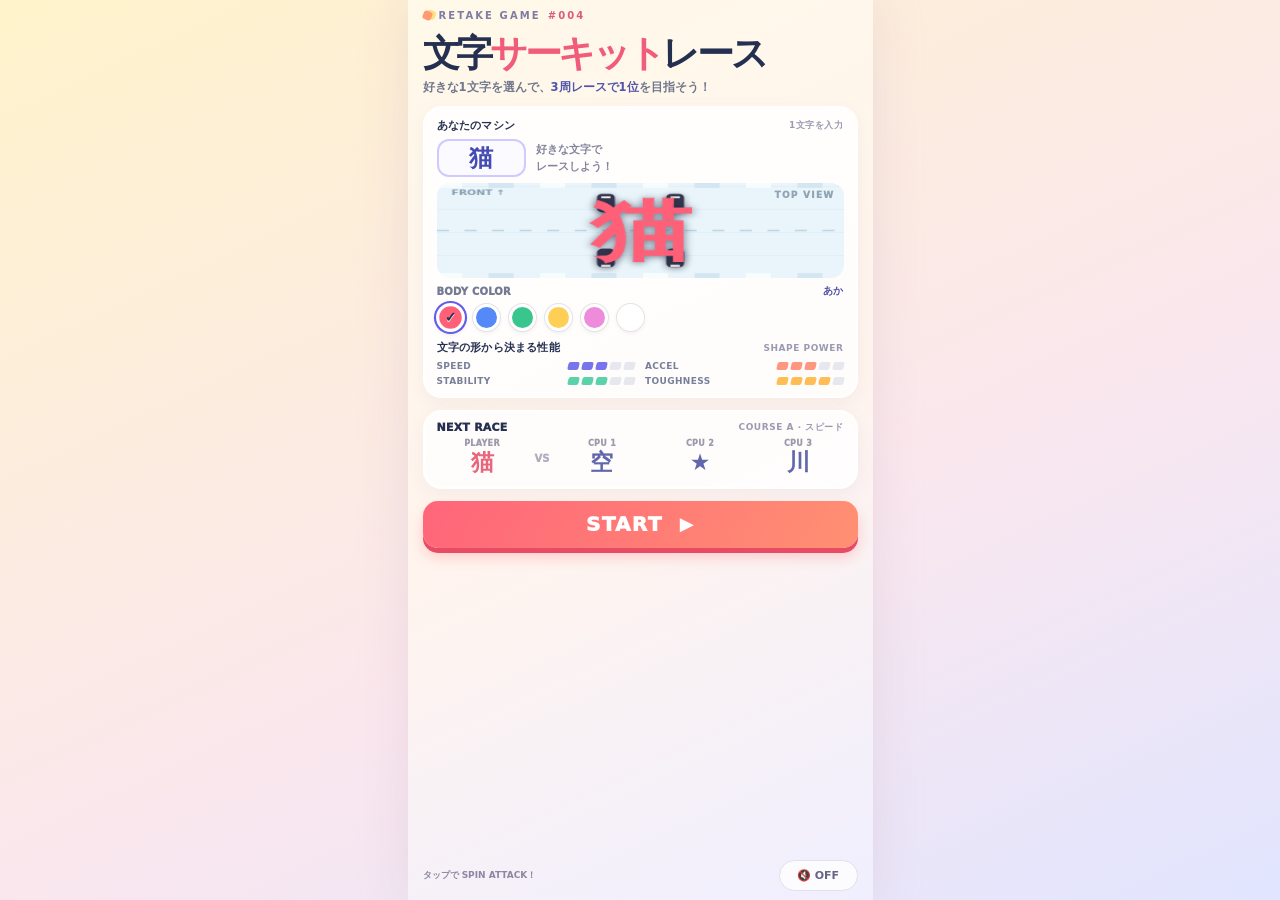
<file: retake-game/004/index.html>
<!doctype html>
<html lang="ja">
<head>
  <meta charset="utf-8">
  <meta name="viewport" content="width=device-width,initial-scale=1,minimum-scale=1,maximum-scale=1,viewport-fit=cover,user-scalable=no">
  <meta name="theme-color" content="#fff4d9">
  <meta name="description" content="文字サーキットレース RETAKE #004。文字同士が回転攻撃でぶつかり、実際に欠けて壊れていくバトルレース版。">
  <title>文字サーキットレース | RETAKE GAME #004</title>
  <link rel="stylesheet" href="style.css">
  <script src="game.js" defer></script>
</head>
<body>

  <main id="app" aria-live="off">
    <section id="titleScreen" class="screen title-screen">
      <div class="brand"><span class="brand-dot"></span> RETAKE GAME <b>#004</b></div>
      <header class="hero">
        <h1>文字<span>サーキット</span>レース</h1>
        <p>好きな1文字を選んで、<strong>3周レースで1位</strong>を目指そう！</p>
      </header>
      <div class="setup-card">
        <div class="field-head"><label for="glyphInput">あなたのマシン</label><span>1文字を入力</span></div>
        <div class="input-row"><input id="glyphInput" type="text" value="猫" autocomplete="off" autocapitalize="off" spellcheck="false" aria-describedby="inputError"><div class="field-note">好きな文字で<br>レースしよう！</div></div>
        <p id="inputError" class="field-error" role="alert" aria-live="polite"></p>
        <div class="preview-slab"><canvas id="previewCanvas" width="340" height="118" aria-label="文字の形状に合わせた4つのタイヤ付き車体のプレビュー"></canvas><span class="preview-tag">TOP VIEW</span></div>
        <div class="color-head"><span>BODY COLOR</span><span id="colorName">あか</span></div>
        <div id="colorOptions" class="colors" role="group" aria-label="車体カラー"></div>
        <div class="stats-head">文字の形から決まる性能 <span>SHAPE POWER</span></div>
        <div id="stats" class="stats" aria-live="polite"></div>
      </div>
      <div class="entry-card"><div class="entry-label">NEXT RACE <span id="courseHint">COURSE A · スピード</span></div><div class="entrants"><div class="entrant you"><span>PLAYER</span><b id="entryPlayer">猫</b></div><div class="vs">VS</div><div class="entrant"><span>CPU 1</span><b id="entryCpu1">山</b></div><div class="entrant"><span>CPU 2</span><b id="entryCpu2">金</b></div><div class="entrant"><span>CPU 3</span><b id="entryCpu3">！</b></div></div></div>
      <button id="startButton" class="primary-button">START <span>▶</span></button>
      <div class="title-foot"><span>タップで SPIN ATTACK！</span><button class="mute-button" data-mute type="button" aria-label="音声をオンにする">🔇 OFF</button></div>
    </section>

    <section id="raceScreen" class="screen race-screen hidden" aria-label="レース">
      <div class="race-top"><div class="race-hud-primary"><span id="placeBadge">4<small>位</small></span><div><b id="lapLabel">LAP 1 / 3</b><span id="timeLabel">TIME 00:00.00</span></div></div><button class="mute-button" data-mute type="button" aria-label="音声をオンにする">🔇 OFF</button></div>
      <div id="raceStage" class="race-stage" aria-label="レースコース。ここをタップすると回転攻撃します"><canvas id="raceCanvas" width="420" height="570" aria-label="見下ろし型文字車レース"></canvas><div id="countdown" class="countdown" aria-live="assertive"></div><div id="raceToast" class="race-toast"></div></div>
      <div class="race-bottom"><div id="standings" class="standings" aria-label="現在の順位"></div><button id="boostButton" class="boost-button" type="button"><span>↻ SPIN</span><b id="boostCount">READY</b></button></div>
      <div class="race-caption"><span id="raceCourse">COURSE A</span><span>コースをタップしてもSPIN</span></div>
    </section>

    <section id="resultScreen" class="screen result-screen hidden" aria-label="レース結果">
      <div class="brand"><span class="brand-dot"></span> RETAKE GAME <b>#004</b></div>
      <div class="result-heading"><span id="resultKicker">FINISH!</span><h2>RESULT</h2><p id="resultSubtitle">3周レース終了！</p></div>
      <div id="resultPodium" class="result-podium"></div>
      <div id="resultStandings" class="result-standings"></div>
      <div class="result-details"><div><span>PLAYER</span><strong id="resultPlace">2nd</strong></div><div><span>TOTAL TIME</span><strong id="resultTime">00:43.02</strong></div><div><span>BEST LAP</span><strong id="resultLap">00:13.76</strong></div></div>
      <p id="recordLabel" class="record-label"></p>
      <button id="retryButton" class="primary-button">もう一回 <span>↻</span></button>
      <button id="changeButton" class="secondary-button">文字を変える</button>
      <div class="title-foot"><span id="allTimeBest">歴代 BEST LAP --:--.--</span><button class="mute-button" data-mute type="button" aria-label="音声をオンにする">🔇 OFF</button></div>
    </section>
  </main>

  <script data-rtg-visit-counter>
    (() => {
      if (window.top !== window.self) return;
      if (location.hostname !== 'ryg4mk.github.io') return;
      const key = 'retake_004_views_bkg_rtg_views_20261014_v1';
      fetch('https://countapi.mileshilliard.com/api/v1/hit/' + encodeURIComponent(key), {
        credentials: 'omit',
        referrerPolicy: 'no-referrer',
        cache: 'no-store',
        keepalive: true
      }).catch(() => {});
    })();
  </script>
</body>
</html>
</file>
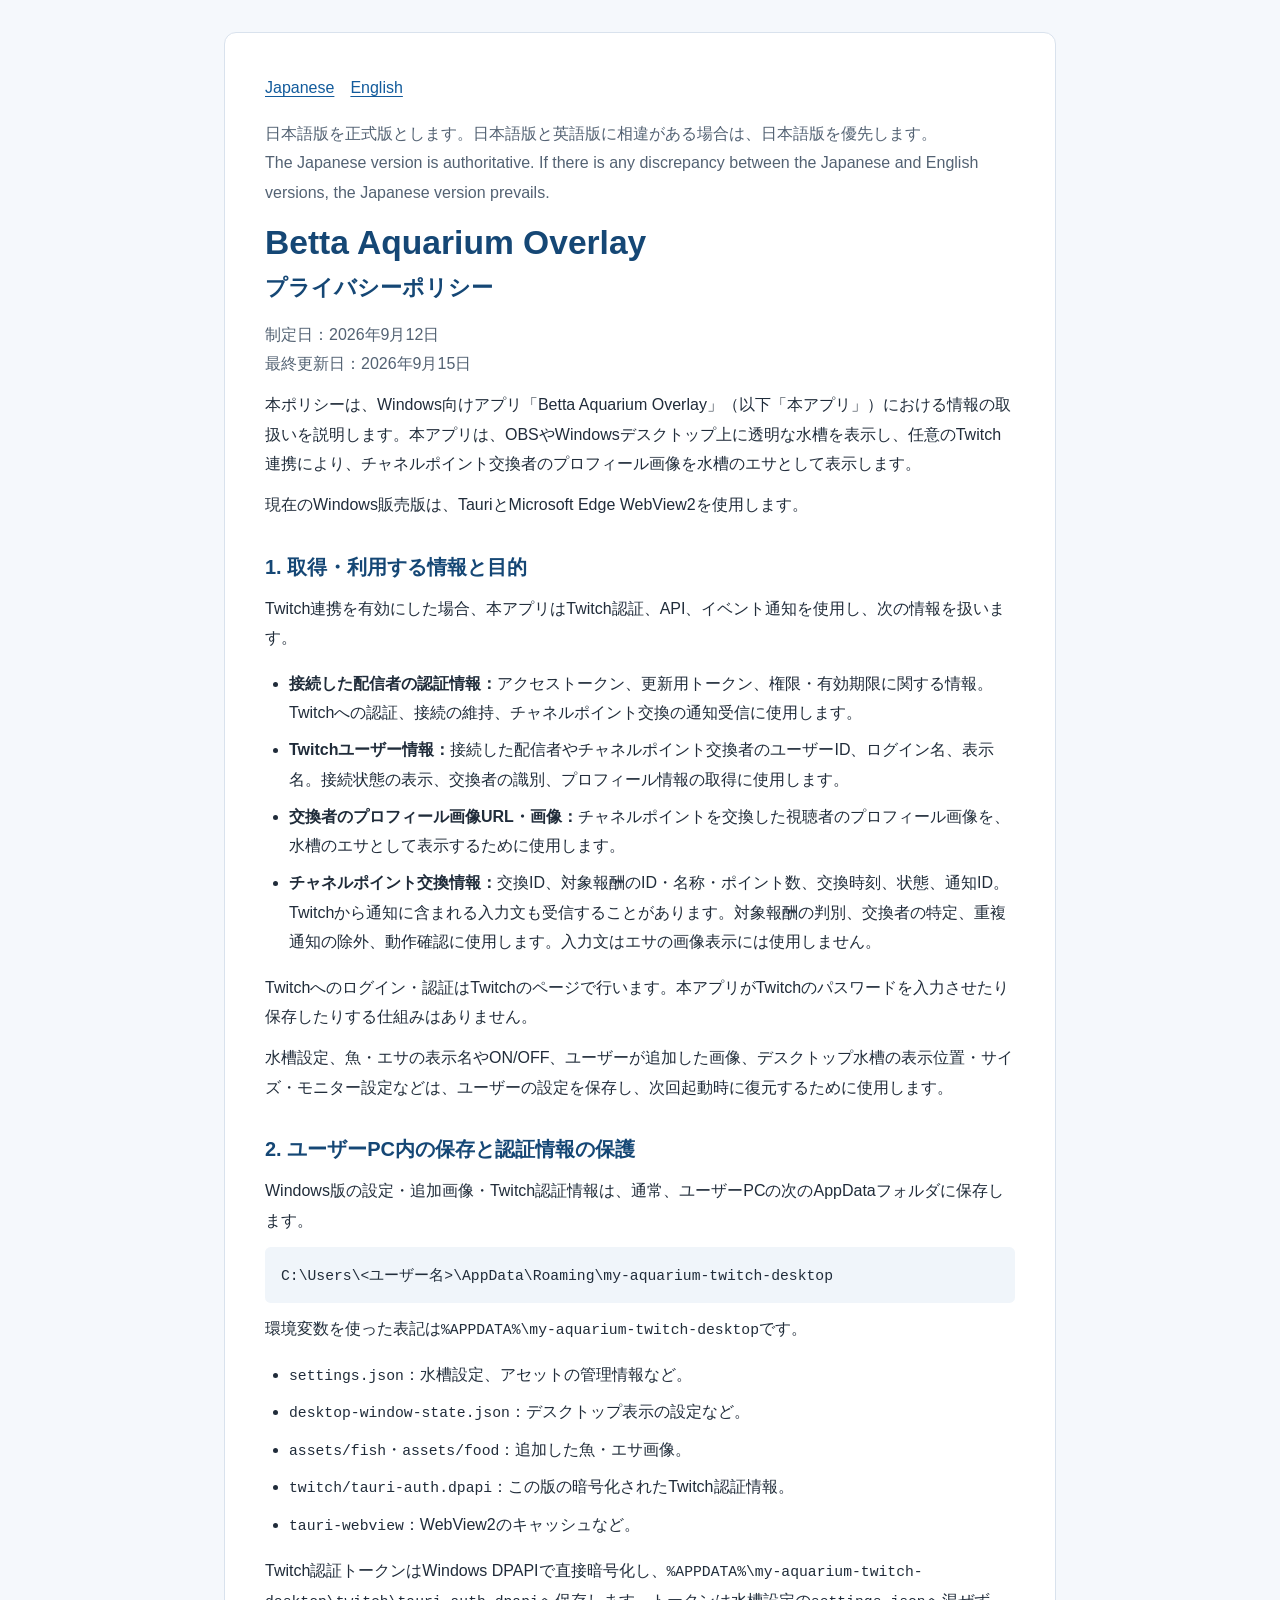
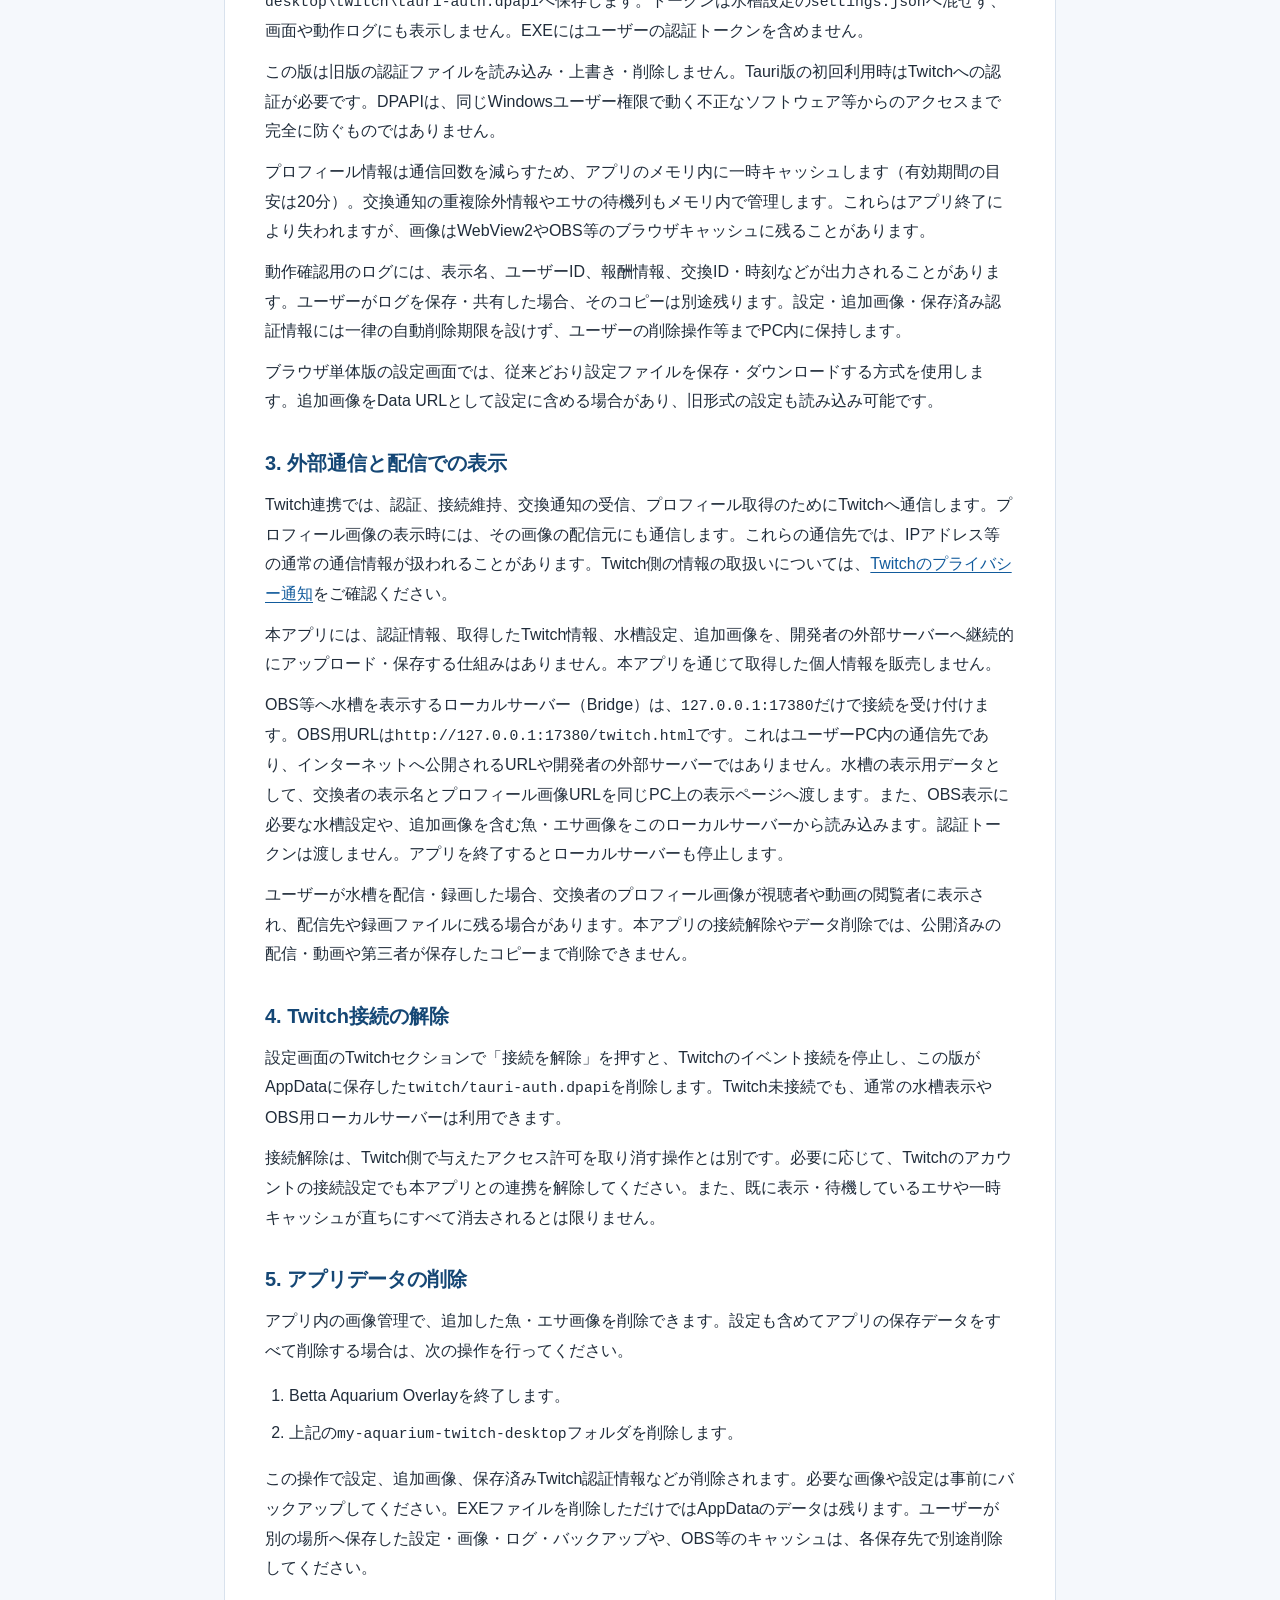
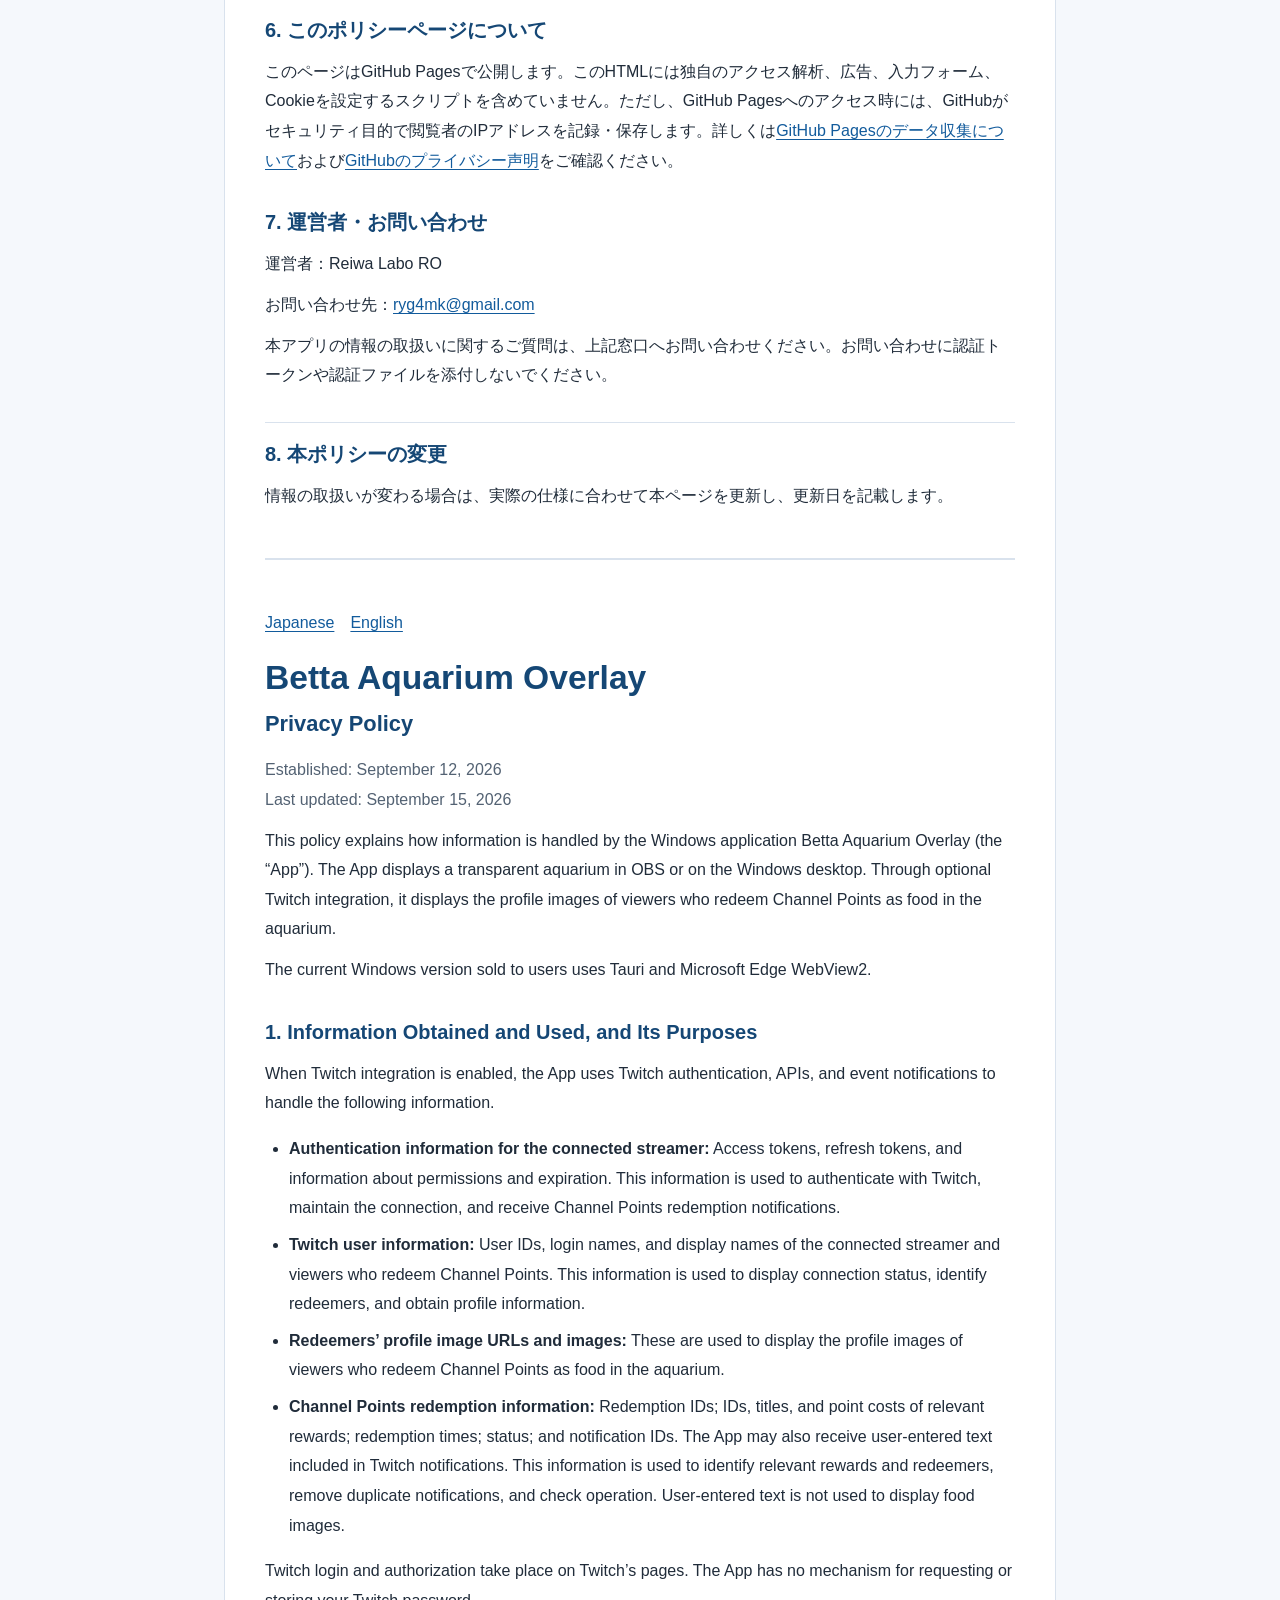
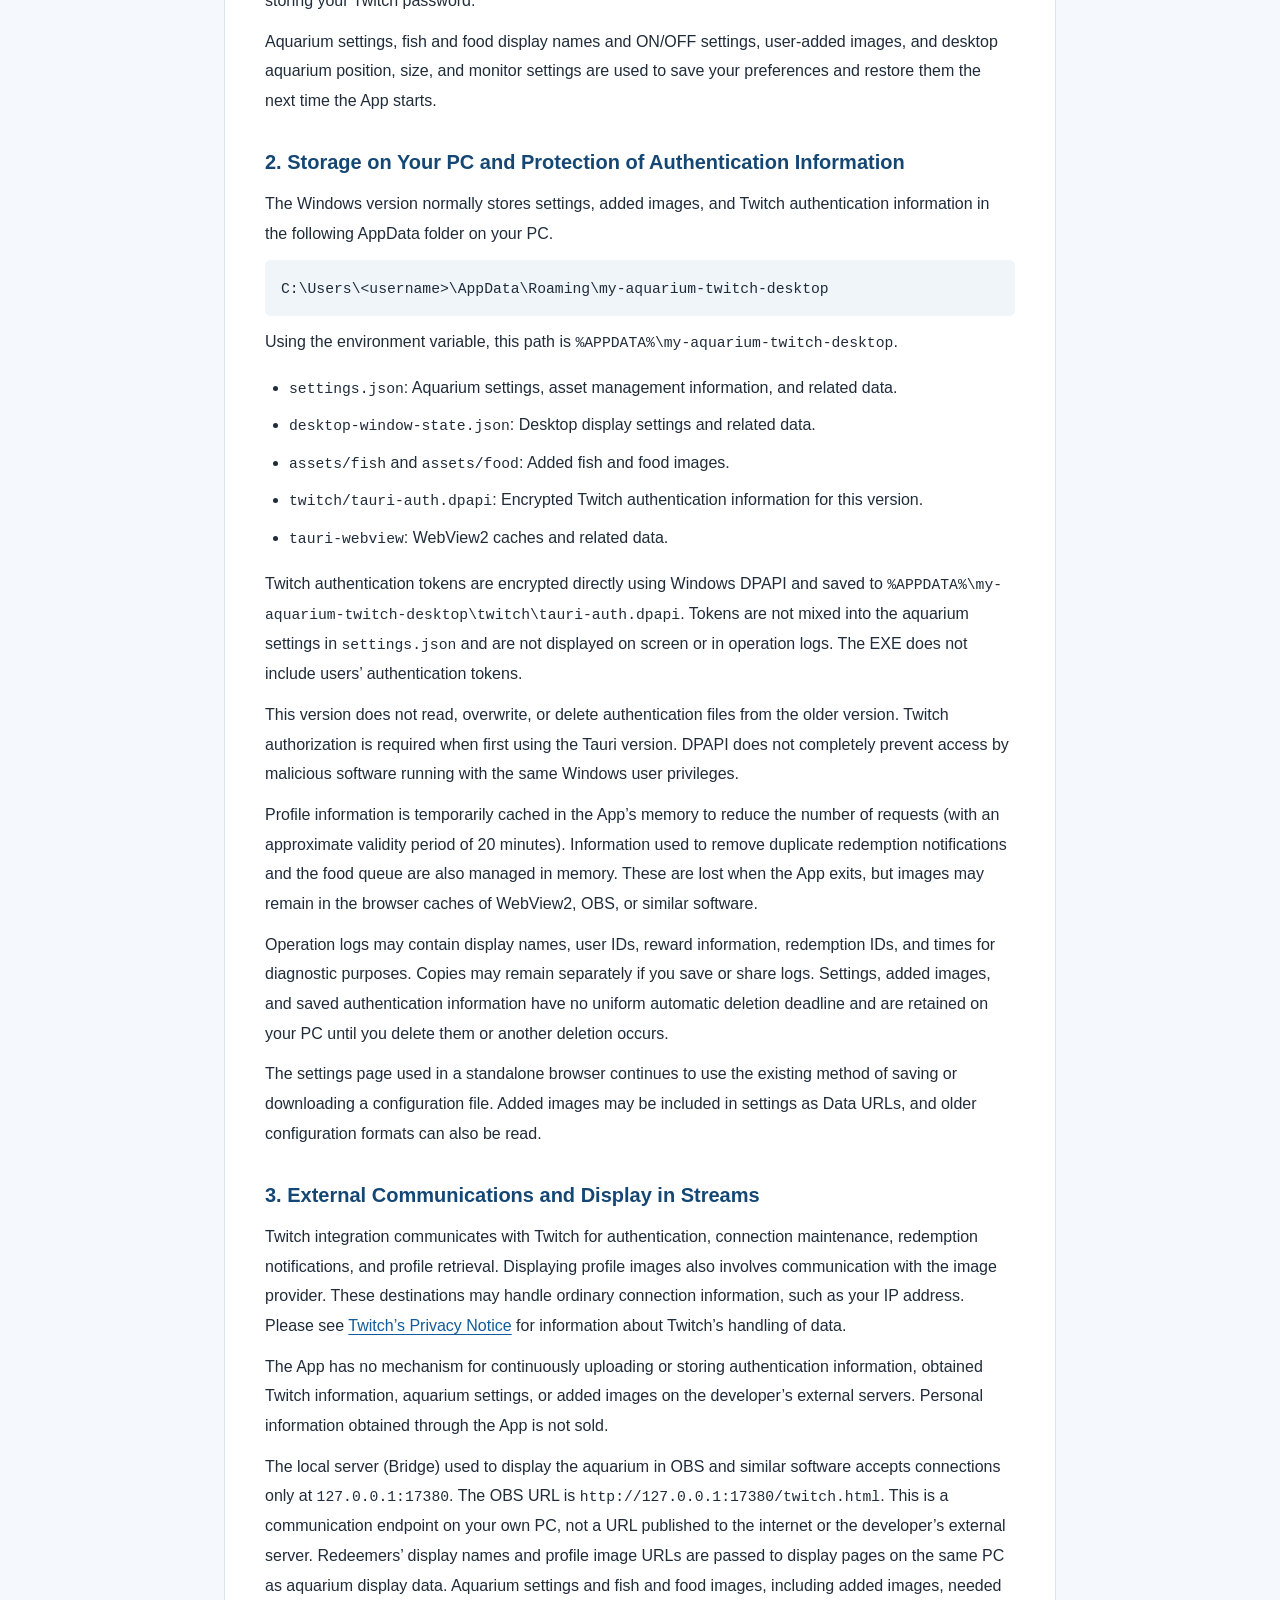
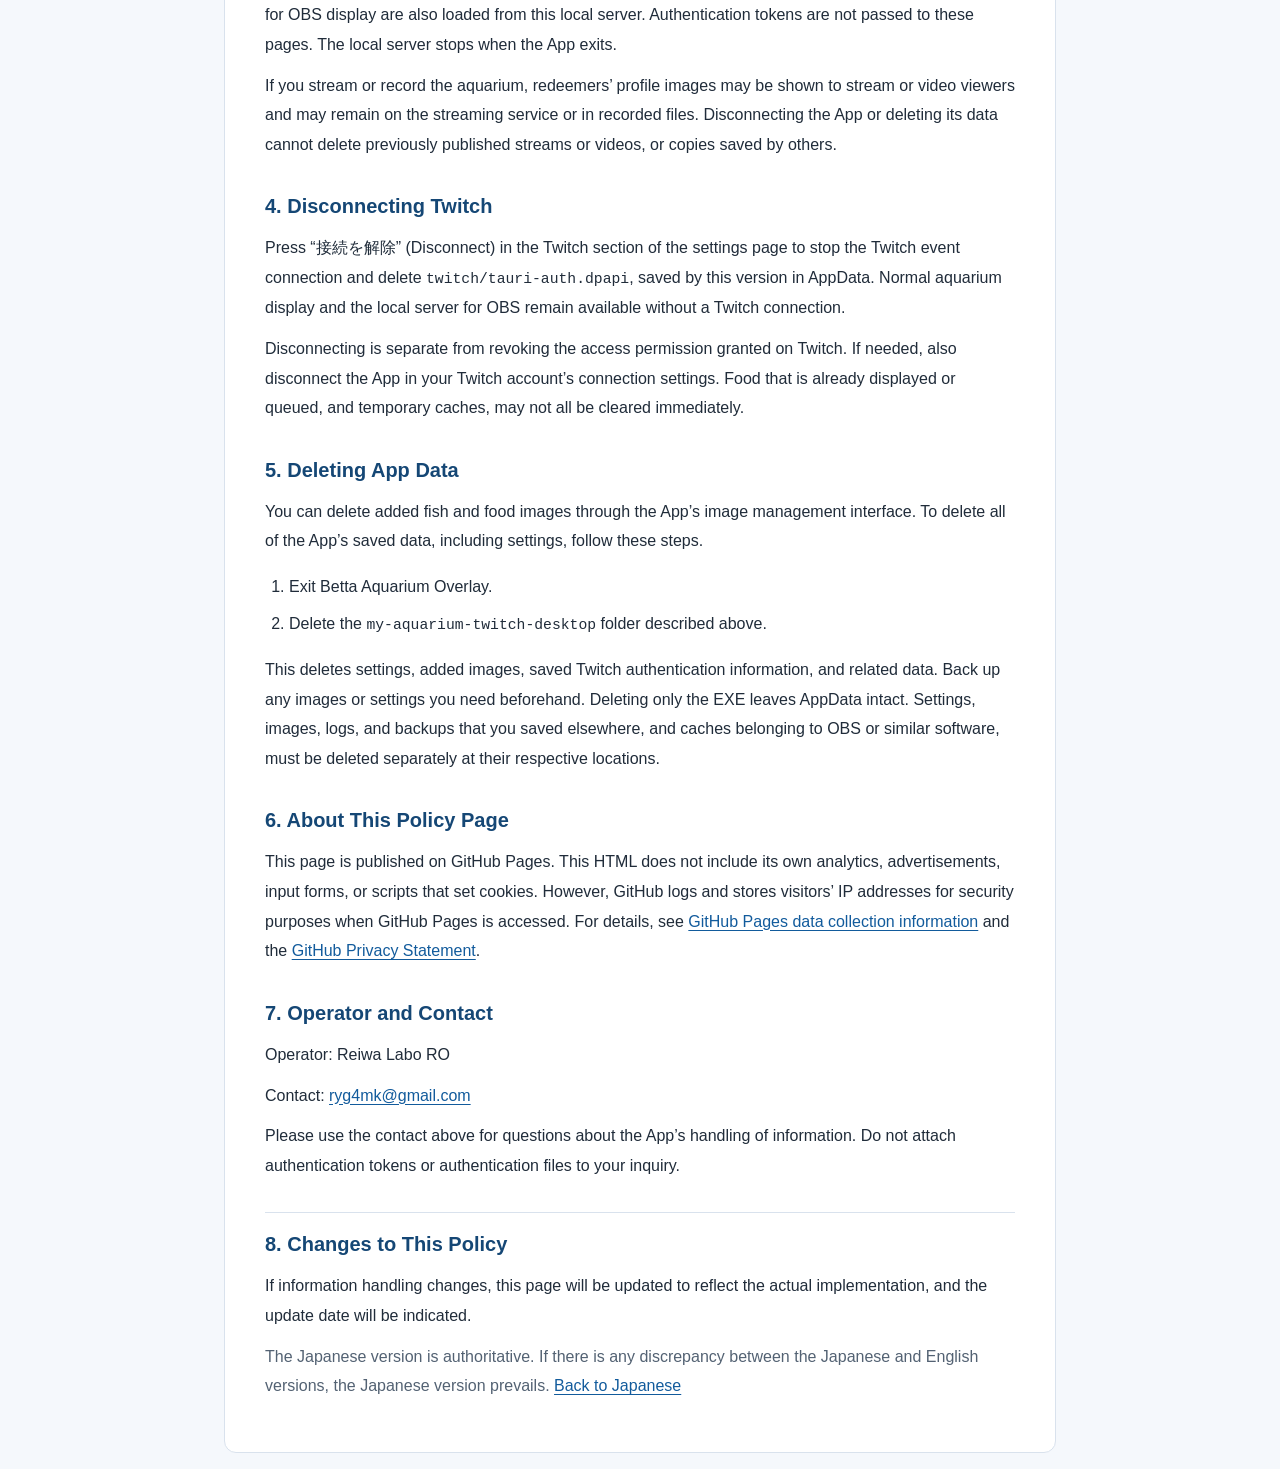
<file: privacy/betta-aquarium-overlay.html>
<!DOCTYPE html>
<html lang="ja">
<head>
  <meta charset="utf-8">
  <meta name="viewport" content="width=device-width, initial-scale=1">
  <meta name="description" content="Betta Aquarium OverlayのTwitch連携、認証情報、水槽設定、追加画像の取扱いについて。">
  <meta http-equiv="Content-Security-Policy" content="default-src 'none'; style-src 'unsafe-inline'; base-uri 'none'; form-action 'none'">
  <title>プライバシーポリシー | Betta Aquarium Overlay</title>
  <style>
    :root { color-scheme: light; font-family: -apple-system, BlinkMacSystemFont, "Segoe UI", "Noto Sans JP", Meiryo, sans-serif; color: #202c3a; background: #f5f8fc; }
    * { box-sizing: border-box; }
    body { margin: 0; font-size: 1rem; line-height: 1.85; overflow-wrap: anywhere; }
    main { max-width: 52rem; margin: 2rem auto; padding: 2.5rem; background: #fff; border: 1px solid #d9e2ed; border-radius: .75rem; }
    h1 { margin: 0 0 1rem; font-size: clamp(1.6rem, 4vw, 2.1rem); line-height: 1.45; color: #154775; }
    h1 span { display: block; font-size: .65em; margin-top: .3rem; }
    h2 { margin: 0 0 .75rem; font-size: 1.25rem; line-height: 1.5; color: #154775; }
    section { margin-top: 2rem; }
    p { margin: .7rem 0; }
    ul, ol { padding-left: 1.5rem; }
    li { margin: .45rem 0; }
    a { color: #125b9c; text-underline-offset: .2em; }
    a:focus-visible { outline: 3px solid #125b9c; outline-offset: 3px; }
    code { font-size: .92em; }
    .dates { color: #536273; }
    .path { padding: .8rem 1rem; background: #f0f5fa; border-radius: .35rem; }
    footer { margin-top: 2rem; padding-top: 1rem; border-top: 1px solid #d9e2ed; }
    nav { display: flex; gap: 1rem; flex-wrap: wrap; margin-bottom: 1rem; }
    .language-notice { color: #536273; }
    hr { margin: 3rem 0; border: 0; border-top: 2px solid #d9e2ed; }
    @media (max-width: 600px) { main { margin: 0; padding: 1.5rem 1.1rem; border: 0; border-radius: 0; } }
    @media print { :root { background: #fff; } main { border: 0; margin: 0; padding: 0; } }
  </style>
</head>
<body>
<main>
  <nav aria-label="Language / 言語"><a href="#japanese" lang="en">Japanese</a><a href="#english" lang="en">English</a></nav>
  <p class="language-notice">日本語版を正式版とします。日本語版と英語版に相違がある場合は、日本語版を優先します。<br><span lang="en">The Japanese version is authoritative. If there is any discrepancy between the Japanese and English versions, the Japanese version prevails.</span></p>
  <article id="japanese" lang="ja">
  <header>
    <h1>Betta Aquarium Overlay<span>プライバシーポリシー</span></h1>
    <p class="dates">制定日：2026年9月12日<br>最終更新日：2026年9月15日</p>
    <p>本ポリシーは、Windows向けアプリ「Betta Aquarium Overlay」（以下「本アプリ」）における情報の取扱いを説明します。本アプリは、OBSやWindowsデスクトップ上に透明な水槽を表示し、任意のTwitch連携により、チャネルポイント交換者のプロフィール画像を水槽のエサとして表示します。</p>
    <p>現在のWindows販売版は、TauriとMicrosoft Edge WebView2を使用します。</p>
  </header>

  <section aria-labelledby="data">
    <h2 id="data">1. 取得・利用する情報と目的</h2>
    <p>Twitch連携を有効にした場合、本アプリはTwitch認証、API、イベント通知を使用し、次の情報を扱います。</p>
    <ul>
      <li><strong>接続した配信者の認証情報：</strong>アクセストークン、更新用トークン、権限・有効期限に関する情報。Twitchへの認証、接続の維持、チャネルポイント交換の通知受信に使用します。</li>
      <li><strong>Twitchユーザー情報：</strong>接続した配信者やチャネルポイント交換者のユーザーID、ログイン名、表示名。接続状態の表示、交換者の識別、プロフィール情報の取得に使用します。</li>
      <li><strong>交換者のプロフィール画像URL・画像：</strong>チャネルポイントを交換した視聴者のプロフィール画像を、水槽のエサとして表示するために使用します。</li>
      <li><strong>チャネルポイント交換情報：</strong>交換ID、対象報酬のID・名称・ポイント数、交換時刻、状態、通知ID。Twitchから通知に含まれる入力文も受信することがあります。対象報酬の判別、交換者の特定、重複通知の除外、動作確認に使用します。入力文はエサの画像表示には使用しません。</li>
    </ul>
    <p>Twitchへのログイン・認証はTwitchのページで行います。本アプリがTwitchのパスワードを入力させたり保存したりする仕組みはありません。</p>
    <p>水槽設定、魚・エサの表示名やON/OFF、ユーザーが追加した画像、デスクトップ水槽の表示位置・サイズ・モニター設定などは、ユーザーの設定を保存し、次回起動時に復元するために使用します。</p>
  </section>

  <section aria-labelledby="storage">
    <h2 id="storage">2. ユーザーPC内の保存と認証情報の保護</h2>
    <p>Windows版の設定・追加画像・Twitch認証情報は、通常、ユーザーPCの次のAppDataフォルダに保存します。</p>
    <p class="path"><code>C:\Users\&lt;ユーザー名&gt;\AppData\Roaming\my-aquarium-twitch-desktop</code></p>
    <p>環境変数を使った表記は<code>%APPDATA%\my-aquarium-twitch-desktop</code>です。</p>
    <ul>
      <li><code>settings.json</code>：水槽設定、アセットの管理情報など。</li>
      <li><code>desktop-window-state.json</code>：デスクトップ表示の設定など。</li>
      <li><code>assets/fish</code>・<code>assets/food</code>：追加した魚・エサ画像。</li>
      <li><code>twitch/tauri-auth.dpapi</code>：この版の暗号化されたTwitch認証情報。</li>
      <li><code>tauri-webview</code>：WebView2のキャッシュなど。</li>
    </ul>
    <p>Twitch認証トークンはWindows DPAPIで直接暗号化し、<code>%APPDATA%\my-aquarium-twitch-desktop\twitch\tauri-auth.dpapi</code>へ保存します。トークンは水槽設定の<code>settings.json</code>へ混ぜず、画面や動作ログにも表示しません。EXEにはユーザーの認証トークンを含めません。</p>
    <p>この版は旧版の認証ファイルを読み込み・上書き・削除しません。Tauri版の初回利用時はTwitchへの認証が必要です。DPAPIは、同じWindowsユーザー権限で動く不正なソフトウェア等からのアクセスまで完全に防ぐものではありません。</p>
    <p>プロフィール情報は通信回数を減らすため、アプリのメモリ内に一時キャッシュします（有効期間の目安は20分）。交換通知の重複除外情報やエサの待機列もメモリ内で管理します。これらはアプリ終了により失われますが、画像はWebView2やOBS等のブラウザキャッシュに残ることがあります。</p>
    <p>動作確認用のログには、表示名、ユーザーID、報酬情報、交換ID・時刻などが出力されることがあります。ユーザーがログを保存・共有した場合、そのコピーは別途残ります。設定・追加画像・保存済み認証情報には一律の自動削除期限を設けず、ユーザーの削除操作等までPC内に保持します。</p>
    <p>ブラウザ単体版の設定画面では、従来どおり設定ファイルを保存・ダウンロードする方式を使用します。追加画像をData URLとして設定に含める場合があり、旧形式の設定も読み込み可能です。</p>
  </section>

  <section aria-labelledby="sharing">
    <h2 id="sharing">3. 外部通信と配信での表示</h2>
    <p>Twitch連携では、認証、接続維持、交換通知の受信、プロフィール取得のためにTwitchへ通信します。プロフィール画像の表示時には、その画像の配信元にも通信します。これらの通信先では、IPアドレス等の通常の通信情報が扱われることがあります。Twitch側の情報の取扱いについては、<a href="https://legal.twitch.com/en/legal/privacy-notice/">Twitchのプライバシー通知</a>をご確認ください。</p>
    <p>本アプリには、認証情報、取得したTwitch情報、水槽設定、追加画像を、開発者の外部サーバーへ継続的にアップロード・保存する仕組みはありません。本アプリを通じて取得した個人情報を販売しません。</p>
    <p>OBS等へ水槽を表示するローカルサーバー（Bridge）は、<code>127.0.0.1:17380</code>だけで接続を受け付けます。OBS用URLは<code>http://127.0.0.1:17380/twitch.html</code>です。これはユーザーPC内の通信先であり、インターネットへ公開されるURLや開発者の外部サーバーではありません。水槽の表示用データとして、交換者の表示名とプロフィール画像URLを同じPC上の表示ページへ渡します。また、OBS表示に必要な水槽設定や、追加画像を含む魚・エサ画像をこのローカルサーバーから読み込みます。認証トークンは渡しません。アプリを終了するとローカルサーバーも停止します。</p>
    <p>ユーザーが水槽を配信・録画した場合、交換者のプロフィール画像が視聴者や動画の閲覧者に表示され、配信先や録画ファイルに残る場合があります。本アプリの接続解除やデータ削除では、公開済みの配信・動画や第三者が保存したコピーまで削除できません。</p>
  </section>

  <section aria-labelledby="disconnect">
    <h2 id="disconnect">4. Twitch接続の解除</h2>
    <p>設定画面のTwitchセクションで「接続を解除」を押すと、Twitchのイベント接続を停止し、この版がAppDataに保存した<code>twitch/tauri-auth.dpapi</code>を削除します。Twitch未接続でも、通常の水槽表示やOBS用ローカルサーバーは利用できます。</p>
    <p>接続解除は、Twitch側で与えたアクセス許可を取り消す操作とは別です。必要に応じて、Twitchのアカウントの接続設定でも本アプリとの連携を解除してください。また、既に表示・待機しているエサや一時キャッシュが直ちにすべて消去されるとは限りません。</p>
  </section>

  <section aria-labelledby="delete">
    <h2 id="delete">5. アプリデータの削除</h2>
    <p>アプリ内の画像管理で、追加した魚・エサ画像を削除できます。設定も含めてアプリの保存データをすべて削除する場合は、次の操作を行ってください。</p>
    <ol>
      <li>Betta Aquarium Overlayを終了します。</li>
      <li>上記の<code>my-aquarium-twitch-desktop</code>フォルダを削除します。</li>
    </ol>
    <p>この操作で設定、追加画像、保存済みTwitch認証情報などが削除されます。必要な画像や設定は事前にバックアップしてください。EXEファイルを削除しただけではAppDataのデータは残ります。ユーザーが別の場所へ保存した設定・画像・ログ・バックアップや、OBS等のキャッシュは、各保存先で別途削除してください。</p>
  </section>

  <section aria-labelledby="page">
    <h2 id="page">6. このポリシーページについて</h2>
    <p>このページはGitHub Pagesで公開します。このHTMLには独自のアクセス解析、広告、入力フォーム、Cookieを設定するスクリプトを含めていません。ただし、GitHub Pagesへのアクセス時には、GitHubがセキュリティ目的で閲覧者のIPアドレスを記録・保存します。詳しくは<a href="https://docs.github.com/en/pages/getting-started-with-github-pages/what-is-github-pages#data-collection">GitHub Pagesのデータ収集について</a>および<a href="https://docs.github.com/en/site-policy/privacy-policies/github-general-privacy-statement">GitHubのプライバシー声明</a>をご確認ください。</p>
  </section>

  <section aria-labelledby="contact">
    <h2 id="contact">7. 運営者・お問い合わせ</h2>
    <p>運営者：Reiwa Labo RO</p>
    <p>お問い合わせ先：<a href="mailto:ryg4mk@gmail.com">ryg4mk@gmail.com</a></p>
    <p>本アプリの情報の取扱いに関するご質問は、上記窓口へお問い合わせください。お問い合わせに認証トークンや認証ファイルを添付しないでください。</p>
  </section>

  <footer>
    <h2>8. 本ポリシーの変更</h2>
    <p>情報の取扱いが変わる場合は、実際の仕様に合わせて本ページを更新し、更新日を記載します。</p>
  </footer>
  </article>

  <hr>
  <article id="english" lang="en">
    <nav aria-label="Language"><a href="#japanese">Japanese</a><a href="#english">English</a></nav>
    <header>
      <h1>Betta Aquarium Overlay<span>Privacy Policy</span></h1>
      <p class="dates">Established: September 12, 2026<br>Last updated: September 15, 2026</p>
      <p>This policy explains how information is handled by the Windows application Betta Aquarium Overlay (the “App”). The App displays a transparent aquarium in OBS or on the Windows desktop. Through optional Twitch integration, it displays the profile images of viewers who redeem Channel Points as food in the aquarium.</p>
      <p>The current Windows version sold to users uses Tauri and Microsoft Edge WebView2.</p>
    </header>

    <section aria-labelledby="en-data">
      <h2 id="en-data">1. Information Obtained and Used, and Its Purposes</h2>
      <p>When Twitch integration is enabled, the App uses Twitch authentication, APIs, and event notifications to handle the following information.</p>
      <ul>
        <li><strong>Authentication information for the connected streamer:</strong> Access tokens, refresh tokens, and information about permissions and expiration. This information is used to authenticate with Twitch, maintain the connection, and receive Channel Points redemption notifications.</li>
        <li><strong>Twitch user information:</strong> User IDs, login names, and display names of the connected streamer and viewers who redeem Channel Points. This information is used to display connection status, identify redeemers, and obtain profile information.</li>
        <li><strong>Redeemers’ profile image URLs and images:</strong> These are used to display the profile images of viewers who redeem Channel Points as food in the aquarium.</li>
        <li><strong>Channel Points redemption information:</strong> Redemption IDs; IDs, titles, and point costs of relevant rewards; redemption times; status; and notification IDs. The App may also receive user-entered text included in Twitch notifications. This information is used to identify relevant rewards and redeemers, remove duplicate notifications, and check operation. User-entered text is not used to display food images.</li>
      </ul>
      <p>Twitch login and authorization take place on Twitch’s pages. The App has no mechanism for requesting or storing your Twitch password.</p>
      <p>Aquarium settings, fish and food display names and ON/OFF settings, user-added images, and desktop aquarium position, size, and monitor settings are used to save your preferences and restore them the next time the App starts.</p>
    </section>

    <section aria-labelledby="en-storage">
      <h2 id="en-storage">2. Storage on Your PC and Protection of Authentication Information</h2>
      <p>The Windows version normally stores settings, added images, and Twitch authentication information in the following AppData folder on your PC.</p>
      <p class="path"><code>C:\Users\&lt;username&gt;\AppData\Roaming\my-aquarium-twitch-desktop</code></p>
      <p>Using the environment variable, this path is <code>%APPDATA%\my-aquarium-twitch-desktop</code>.</p>
      <ul>
        <li><code>settings.json</code>: Aquarium settings, asset management information, and related data.</li>
        <li><code>desktop-window-state.json</code>: Desktop display settings and related data.</li>
        <li><code>assets/fish</code> and <code>assets/food</code>: Added fish and food images.</li>
        <li><code>twitch/tauri-auth.dpapi</code>: Encrypted Twitch authentication information for this version.</li>
        <li><code>tauri-webview</code>: WebView2 caches and related data.</li>
      </ul>
      <p>Twitch authentication tokens are encrypted directly using Windows DPAPI and saved to <code>%APPDATA%\my-aquarium-twitch-desktop\twitch\tauri-auth.dpapi</code>. Tokens are not mixed into the aquarium settings in <code>settings.json</code> and are not displayed on screen or in operation logs. The EXE does not include users’ authentication tokens.</p>
      <p>This version does not read, overwrite, or delete authentication files from the older version. Twitch authorization is required when first using the Tauri version. DPAPI does not completely prevent access by malicious software running with the same Windows user privileges.</p>
      <p>Profile information is temporarily cached in the App’s memory to reduce the number of requests (with an approximate validity period of 20 minutes). Information used to remove duplicate redemption notifications and the food queue are also managed in memory. These are lost when the App exits, but images may remain in the browser caches of WebView2, OBS, or similar software.</p>
      <p>Operation logs may contain display names, user IDs, reward information, redemption IDs, and times for diagnostic purposes. Copies may remain separately if you save or share logs. Settings, added images, and saved authentication information have no uniform automatic deletion deadline and are retained on your PC until you delete them or another deletion occurs.</p>
      <p>The settings page used in a standalone browser continues to use the existing method of saving or downloading a configuration file. Added images may be included in settings as Data URLs, and older configuration formats can also be read.</p>
    </section>

    <section aria-labelledby="en-sharing">
      <h2 id="en-sharing">3. External Communications and Display in Streams</h2>
      <p>Twitch integration communicates with Twitch for authentication, connection maintenance, redemption notifications, and profile retrieval. Displaying profile images also involves communication with the image provider. These destinations may handle ordinary connection information, such as your IP address. Please see <a href="https://legal.twitch.com/en/legal/privacy-notice/">Twitch’s Privacy Notice</a> for information about Twitch’s handling of data.</p>
      <p>The App has no mechanism for continuously uploading or storing authentication information, obtained Twitch information, aquarium settings, or added images on the developer’s external servers. Personal information obtained through the App is not sold.</p>
      <p>The local server (Bridge) used to display the aquarium in OBS and similar software accepts connections only at <code>127.0.0.1:17380</code>. The OBS URL is <code>http://127.0.0.1:17380/twitch.html</code>. This is a communication endpoint on your own PC, not a URL published to the internet or the developer’s external server. Redeemers’ display names and profile image URLs are passed to display pages on the same PC as aquarium display data. Aquarium settings and fish and food images, including added images, needed for OBS display are also loaded from this local server. Authentication tokens are not passed to these pages. The local server stops when the App exits.</p>
      <p>If you stream or record the aquarium, redeemers’ profile images may be shown to stream or video viewers and may remain on the streaming service or in recorded files. Disconnecting the App or deleting its data cannot delete previously published streams or videos, or copies saved by others.</p>
    </section>

    <section aria-labelledby="en-disconnect">
      <h2 id="en-disconnect">4. Disconnecting Twitch</h2>
      <p>Press “接続を解除” (Disconnect) in the Twitch section of the settings page to stop the Twitch event connection and delete <code>twitch/tauri-auth.dpapi</code>, saved by this version in AppData. Normal aquarium display and the local server for OBS remain available without a Twitch connection.</p>
      <p>Disconnecting is separate from revoking the access permission granted on Twitch. If needed, also disconnect the App in your Twitch account’s connection settings. Food that is already displayed or queued, and temporary caches, may not all be cleared immediately.</p>
    </section>

    <section aria-labelledby="en-delete">
      <h2 id="en-delete">5. Deleting App Data</h2>
      <p>You can delete added fish and food images through the App’s image management interface. To delete all of the App’s saved data, including settings, follow these steps.</p>
      <ol>
        <li>Exit Betta Aquarium Overlay.</li>
        <li>Delete the <code>my-aquarium-twitch-desktop</code> folder described above.</li>
      </ol>
      <p>This deletes settings, added images, saved Twitch authentication information, and related data. Back up any images or settings you need beforehand. Deleting only the EXE leaves AppData intact. Settings, images, logs, and backups that you saved elsewhere, and caches belonging to OBS or similar software, must be deleted separately at their respective locations.</p>
    </section>

    <section aria-labelledby="en-page">
      <h2 id="en-page">6. About This Policy Page</h2>
      <p>This page is published on GitHub Pages. This HTML does not include its own analytics, advertisements, input forms, or scripts that set cookies. However, GitHub logs and stores visitors’ IP addresses for security purposes when GitHub Pages is accessed. For details, see <a href="https://docs.github.com/en/pages/getting-started-with-github-pages/what-is-github-pages#data-collection">GitHub Pages data collection information</a> and the <a href="https://docs.github.com/en/site-policy/privacy-policies/github-general-privacy-statement">GitHub Privacy Statement</a>.</p>
    </section>

    <section aria-labelledby="en-contact">
      <h2 id="en-contact">7. Operator and Contact</h2>
      <p>Operator: Reiwa Labo RO</p>
      <p>Contact: <a href="mailto:ryg4mk@gmail.com">ryg4mk@gmail.com</a></p>
      <p>Please use the contact above for questions about the App’s handling of information. Do not attach authentication tokens or authentication files to your inquiry.</p>
    </section>

    <footer>
      <h2>8. Changes to This Policy</h2>
      <p>If information handling changes, this page will be updated to reflect the actual implementation, and the update date will be indicated.</p>
      <p class="language-notice">The Japanese version is authoritative. If there is any discrepancy between the Japanese and English versions, the Japanese version prevails. <a href="#japanese">Back to Japanese</a></p>
    </footer>
  </article>
</main>
</body>
</html>
</file>
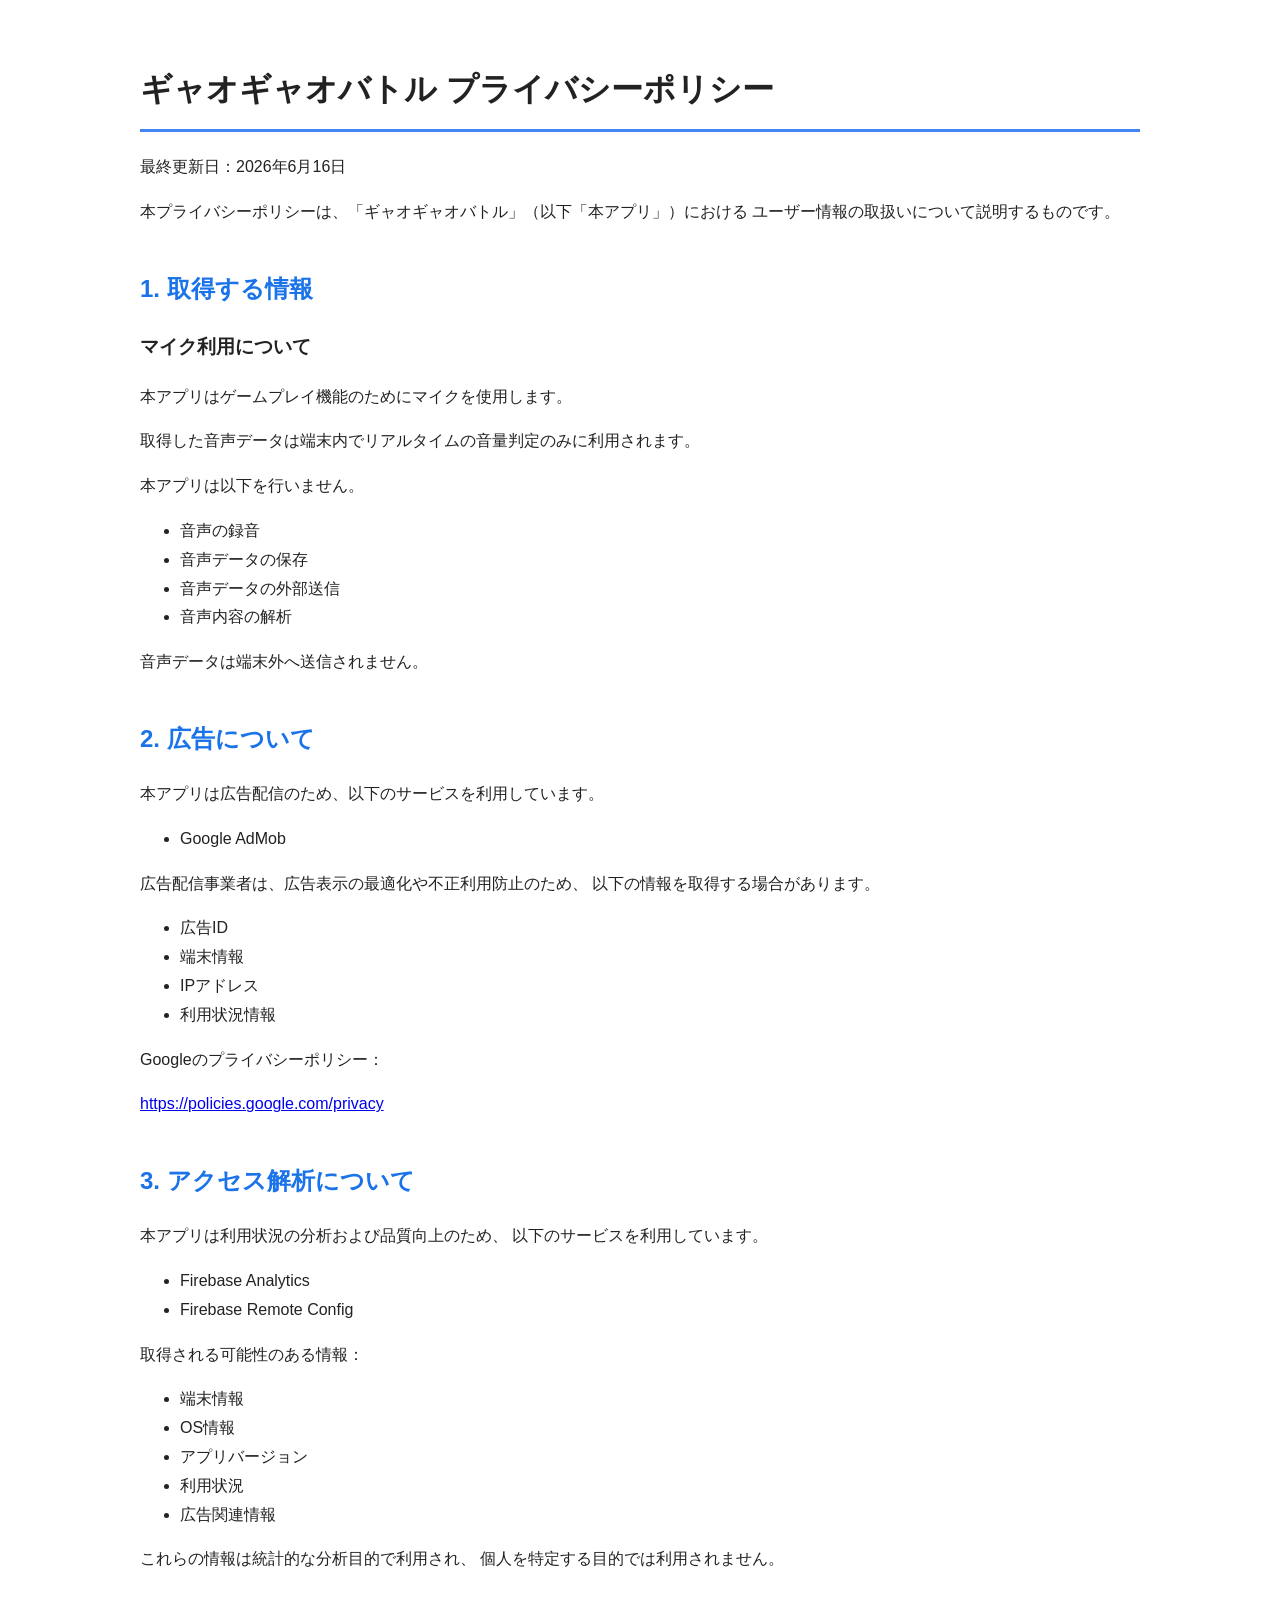
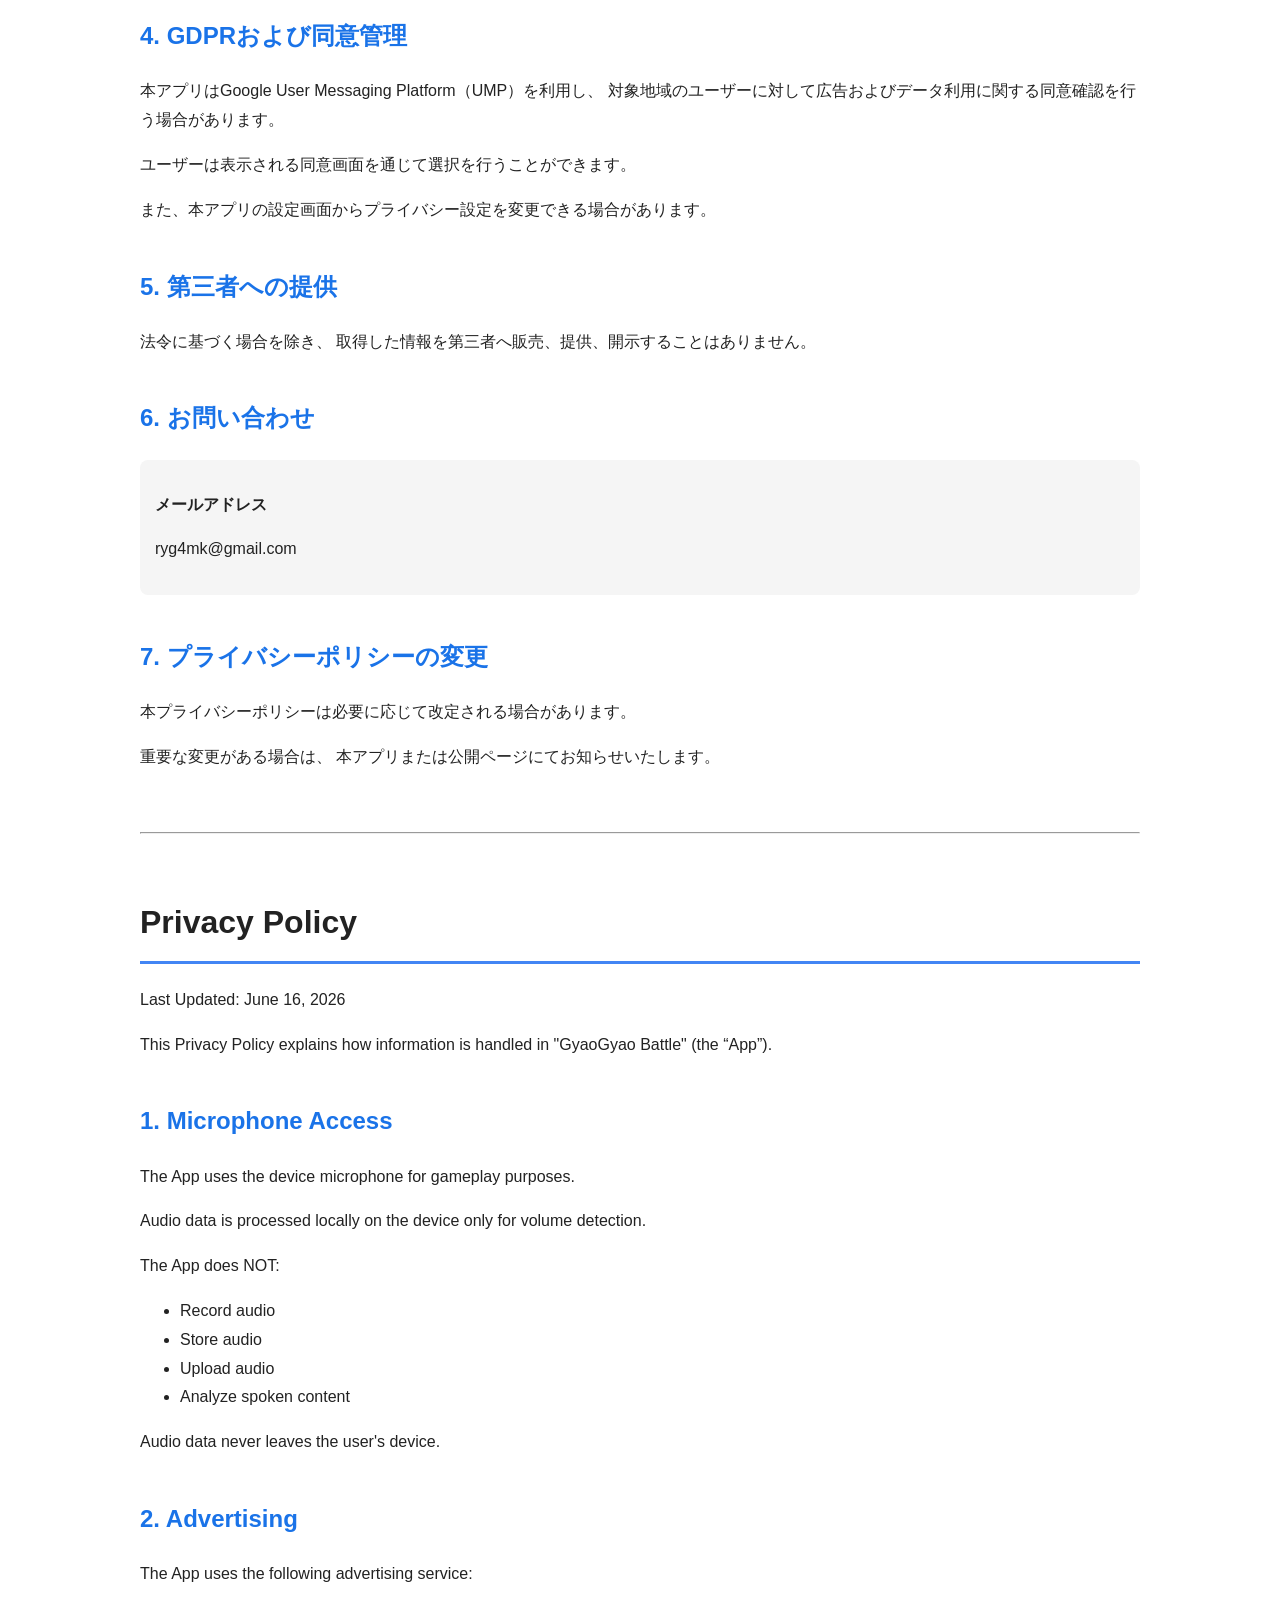
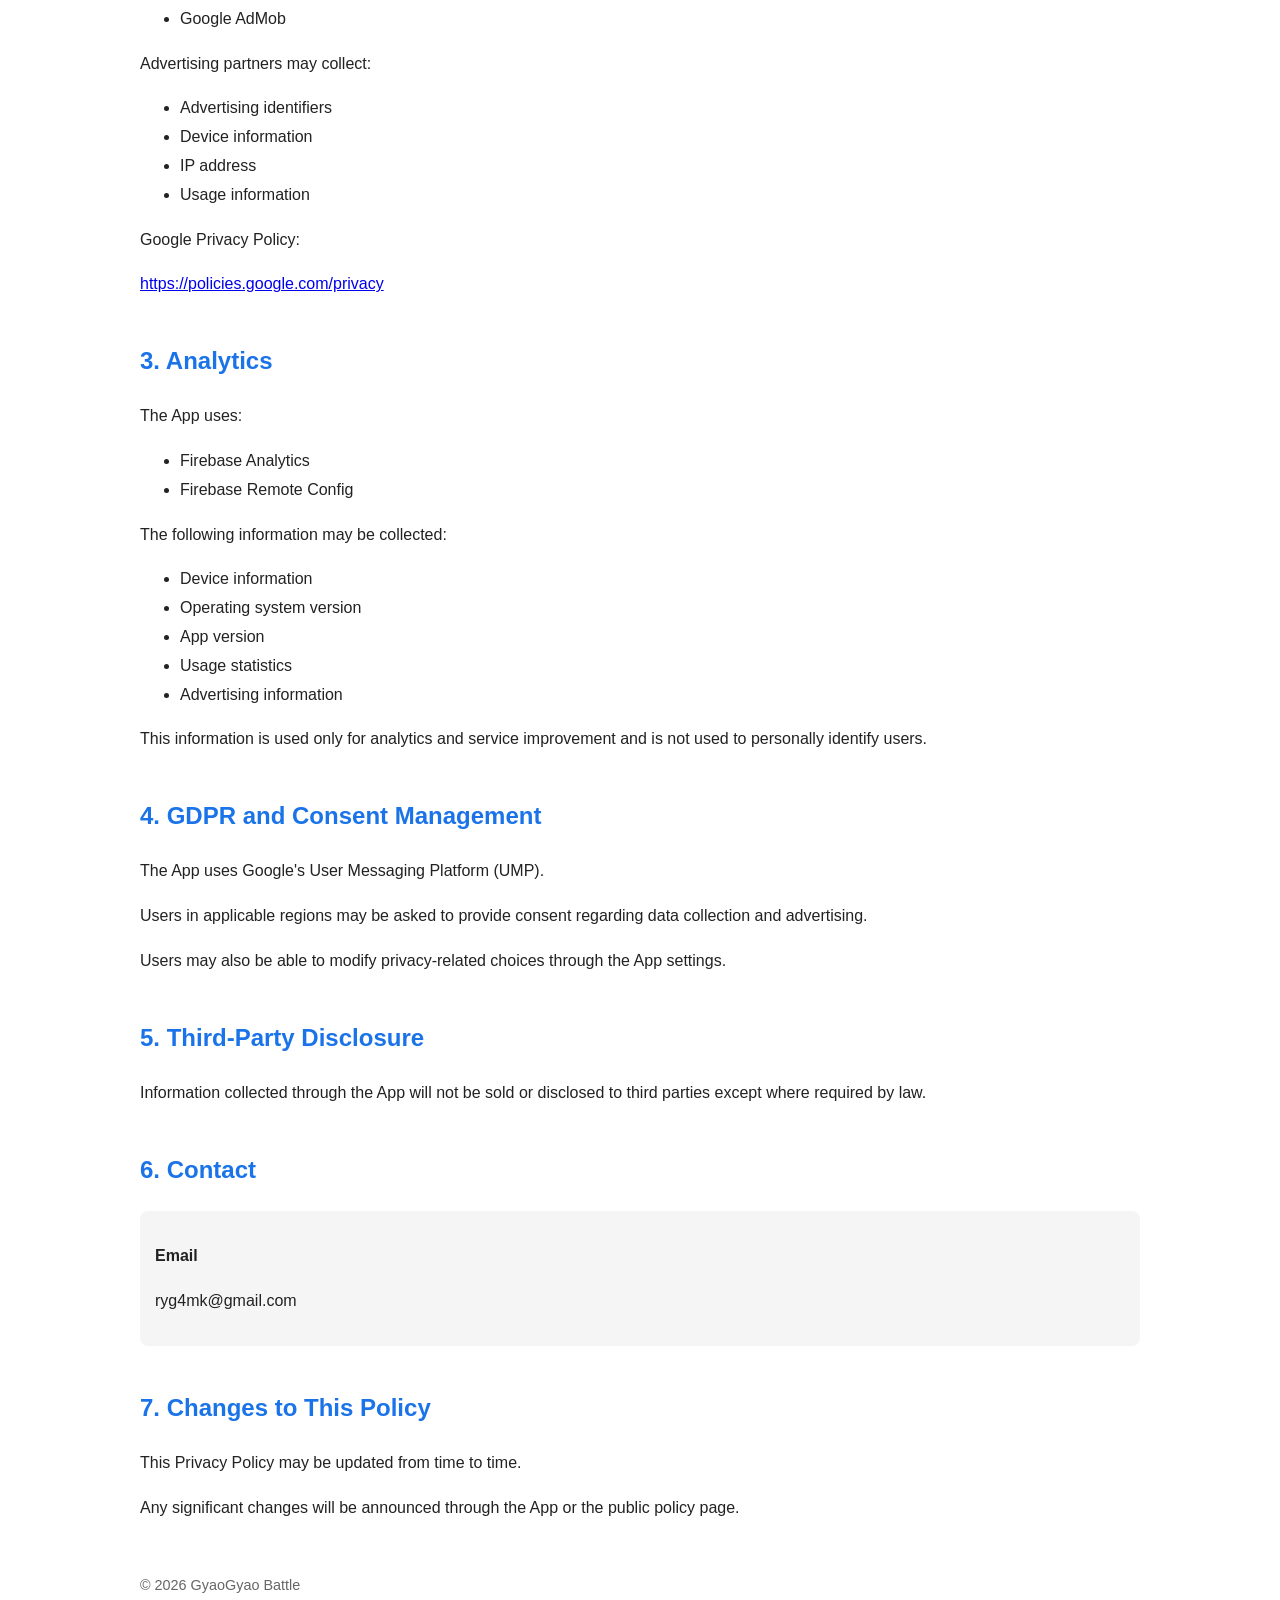
<file: privacy/gyaogyaobattle.html>
<!DOCTYPE html>

<html lang="ja">
<head>
<meta charset="UTF-8">
<meta name="viewport" content="width=device-width, initial-scale=1.0">
<title>GyaoGyao Battle Privacy Policy</title>

<style>
body{
    max-width:1000px;
    margin:0 auto;
    padding:40px 20px;
    font-family:-apple-system,BlinkMacSystemFont,"Segoe UI",sans-serif;
    line-height:1.8;
    color:#222;
}

h1{
    border-bottom:3px solid #4285f4;
    padding-bottom:10px;
}

h2{
    margin-top:40px;
    color:#1a73e8;
}

hr{
    margin:60px 0;
}

.contact{
    background:#f5f5f5;
    padding:15px;
    border-radius:8px;
}

.footer{
    margin-top:50px;
    font-size:0.9em;
    color:#666;
}
</style>

</head>

<body>

<h1>ギャオギャオバトル プライバシーポリシー</h1>

<p>最終更新日：2026年6月16日</p>

<p>
本プライバシーポリシーは、「ギャオギャオバトル」（以下「本アプリ」）における
ユーザー情報の取扱いについて説明するものです。
</p>

<h2>1. 取得する情報</h2>

<h3>マイク利用について</h3>

<p>
本アプリはゲームプレイ機能のためにマイクを使用します。
</p>

<p>
取得した音声データは端末内でリアルタイムの音量判定のみに利用されます。
</p>

<p>本アプリは以下を行いません。</p>

<ul>
<li>音声の録音</li>
<li>音声データの保存</li>
<li>音声データの外部送信</li>
<li>音声内容の解析</li>
</ul>

<p>
音声データは端末外へ送信されません。
</p>

<h2>2. 広告について</h2>

<p>
本アプリは広告配信のため、以下のサービスを利用しています。
</p>

<ul>
<li>Google AdMob</li>
</ul>

<p>
広告配信事業者は、広告表示の最適化や不正利用防止のため、
以下の情報を取得する場合があります。
</p>

<ul>
<li>広告ID</li>
<li>端末情報</li>
<li>IPアドレス</li>
<li>利用状況情報</li>
</ul>

<p>
Googleのプライバシーポリシー：
</p>

<p>
<a href="https://policies.google.com/privacy">
https://policies.google.com/privacy
</a>
</p>

<h2>3. アクセス解析について</h2>

<p>
本アプリは利用状況の分析および品質向上のため、
以下のサービスを利用しています。
</p>

<ul>
<li>Firebase Analytics</li>
<li>Firebase Remote Config</li>
</ul>

<p>
取得される可能性のある情報：
</p>

<ul>
<li>端末情報</li>
<li>OS情報</li>
<li>アプリバージョン</li>
<li>利用状況</li>
<li>広告関連情報</li>
</ul>

<p>
これらの情報は統計的な分析目的で利用され、
個人を特定する目的では利用されません。
</p>

<h2>4. GDPRおよび同意管理</h2>

<p>
本アプリはGoogle User Messaging Platform（UMP）を利用し、
対象地域のユーザーに対して広告およびデータ利用に関する同意確認を行う場合があります。
</p>

<p>
ユーザーは表示される同意画面を通じて選択を行うことができます。
</p>

<p>
また、本アプリの設定画面からプライバシー設定を変更できる場合があります。
</p>

<h2>5. 第三者への提供</h2>

<p>
法令に基づく場合を除き、
取得した情報を第三者へ販売、提供、開示することはありません。
</p>

<h2>6. お問い合わせ</h2>

<div class="contact">
<p><strong>メールアドレス</strong></p>
<p>ryg4mk@gmail.com</p>
</div>

<h2>7. プライバシーポリシーの変更</h2>

<p>
本プライバシーポリシーは必要に応じて改定される場合があります。
</p>

<p>
重要な変更がある場合は、
本アプリまたは公開ページにてお知らせいたします。
</p>

<hr>

<h1>Privacy Policy</h1>

<p>Last Updated: June 16, 2026</p>

<p>
This Privacy Policy explains how information is handled in
"GyaoGyao Battle" (the “App”).
</p>

<h2>1. Microphone Access</h2>

<p>
The App uses the device microphone for gameplay purposes.
</p>

<p>
Audio data is processed locally on the device only for volume detection.
</p>

<p>The App does NOT:</p>

<ul>
<li>Record audio</li>
<li>Store audio</li>
<li>Upload audio</li>
<li>Analyze spoken content</li>
</ul>

<p>
Audio data never leaves the user's device.
</p>

<h2>2. Advertising</h2>

<p>
The App uses the following advertising service:
</p>

<ul>
<li>Google AdMob</li>
</ul>

<p>
Advertising partners may collect:
</p>

<ul>
<li>Advertising identifiers</li>
<li>Device information</li>
<li>IP address</li>
<li>Usage information</li>
</ul>

<p>
Google Privacy Policy:
</p>

<p>
<a href="https://policies.google.com/privacy">
https://policies.google.com/privacy
</a>
</p>

<h2>3. Analytics</h2>

<p>
The App uses:
</p>

<ul>
<li>Firebase Analytics</li>
<li>Firebase Remote Config</li>
</ul>

<p>
The following information may be collected:
</p>

<ul>
<li>Device information</li>
<li>Operating system version</li>
<li>App version</li>
<li>Usage statistics</li>
<li>Advertising information</li>
</ul>

<p>
This information is used only for analytics and service improvement and is not used to personally identify users.
</p>

<h2>4. GDPR and Consent Management</h2>

<p>
The App uses Google's User Messaging Platform (UMP).
</p>

<p>
Users in applicable regions may be asked to provide consent regarding data collection and advertising.
</p>

<p>
Users may also be able to modify privacy-related choices through the App settings.
</p>

<h2>5. Third-Party Disclosure</h2>

<p>
Information collected through the App will not be sold or disclosed to third parties except where required by law.
</p>

<h2>6. Contact</h2>

<div class="contact">
<p><strong>Email</strong></p>
<p>ryg4mk@gmail.com</p>
</div>

<h2>7. Changes to This Policy</h2>

<p>
This Privacy Policy may be updated from time to time.
</p>

<p>
Any significant changes will be announced through the App or the public policy page.
</p>

<div class="footer">
© 2026 GyaoGyao Battle
</div>

</body>
</html>
</file>
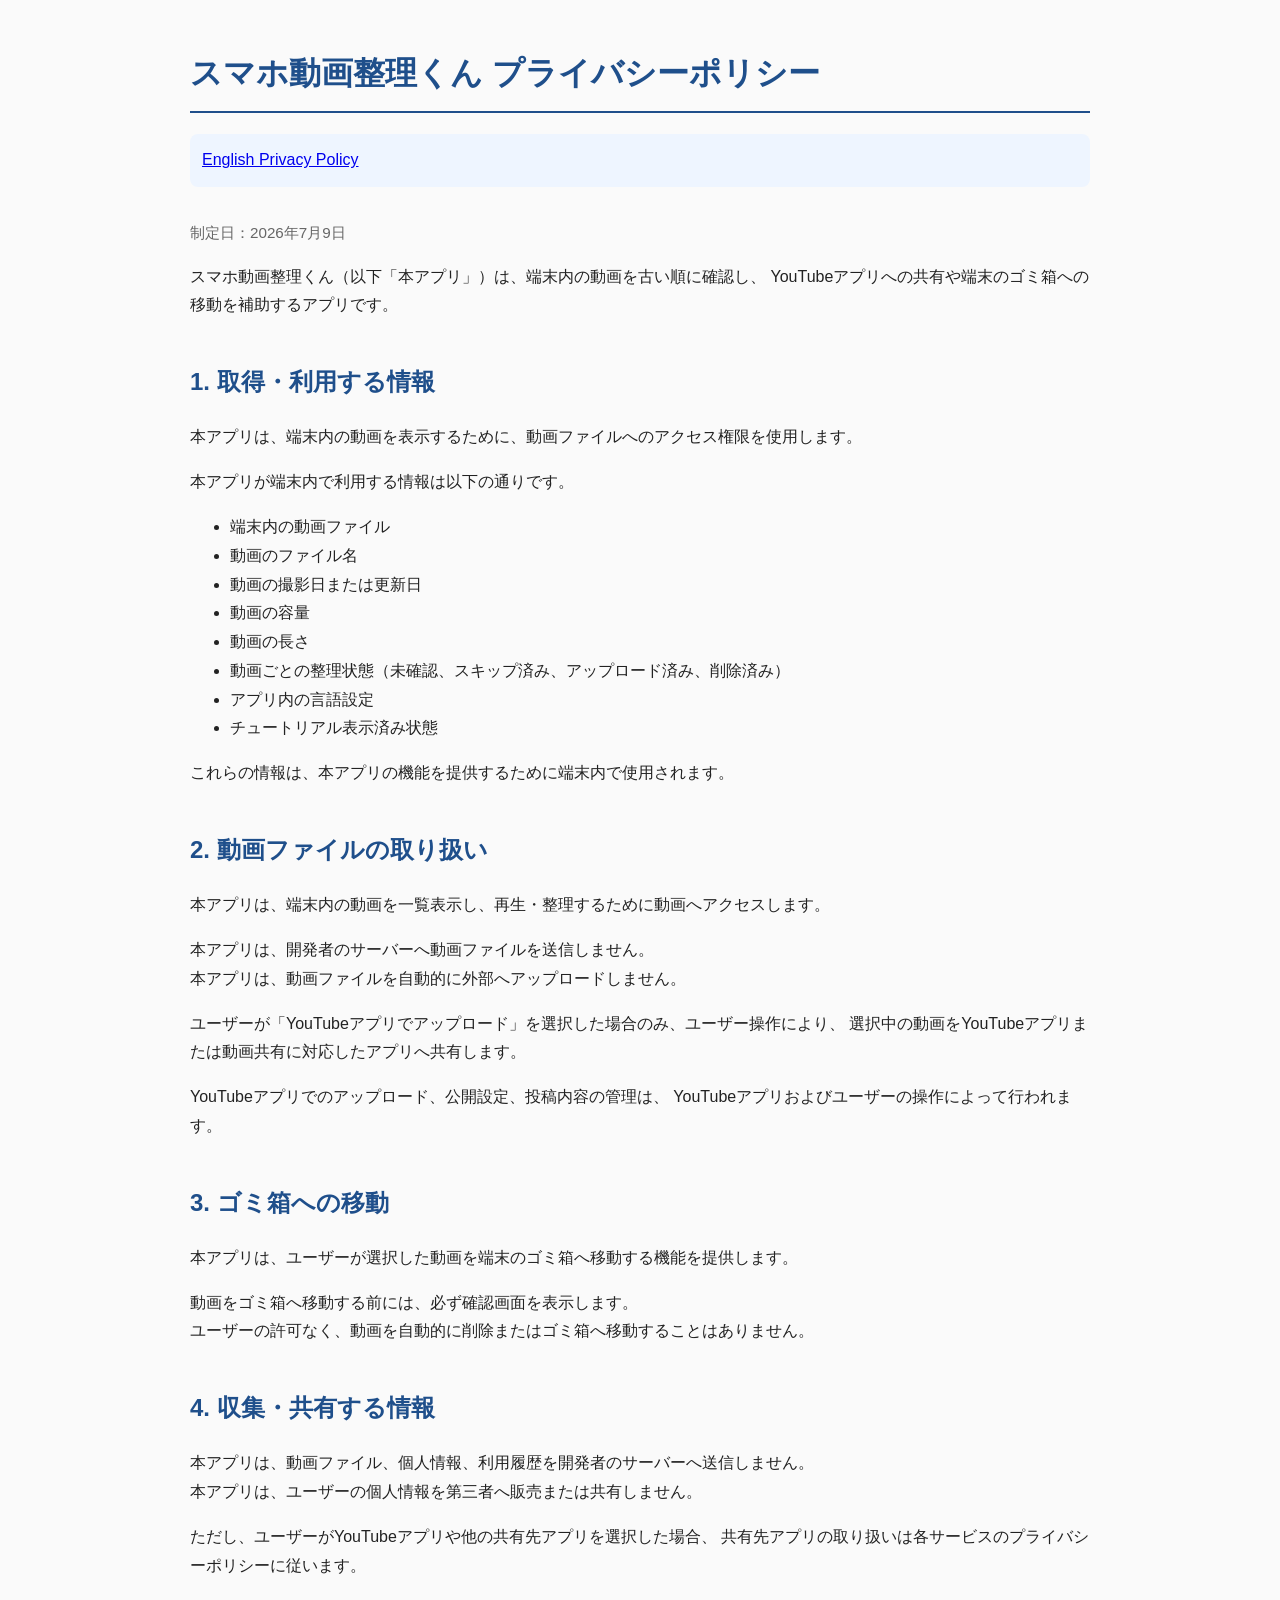
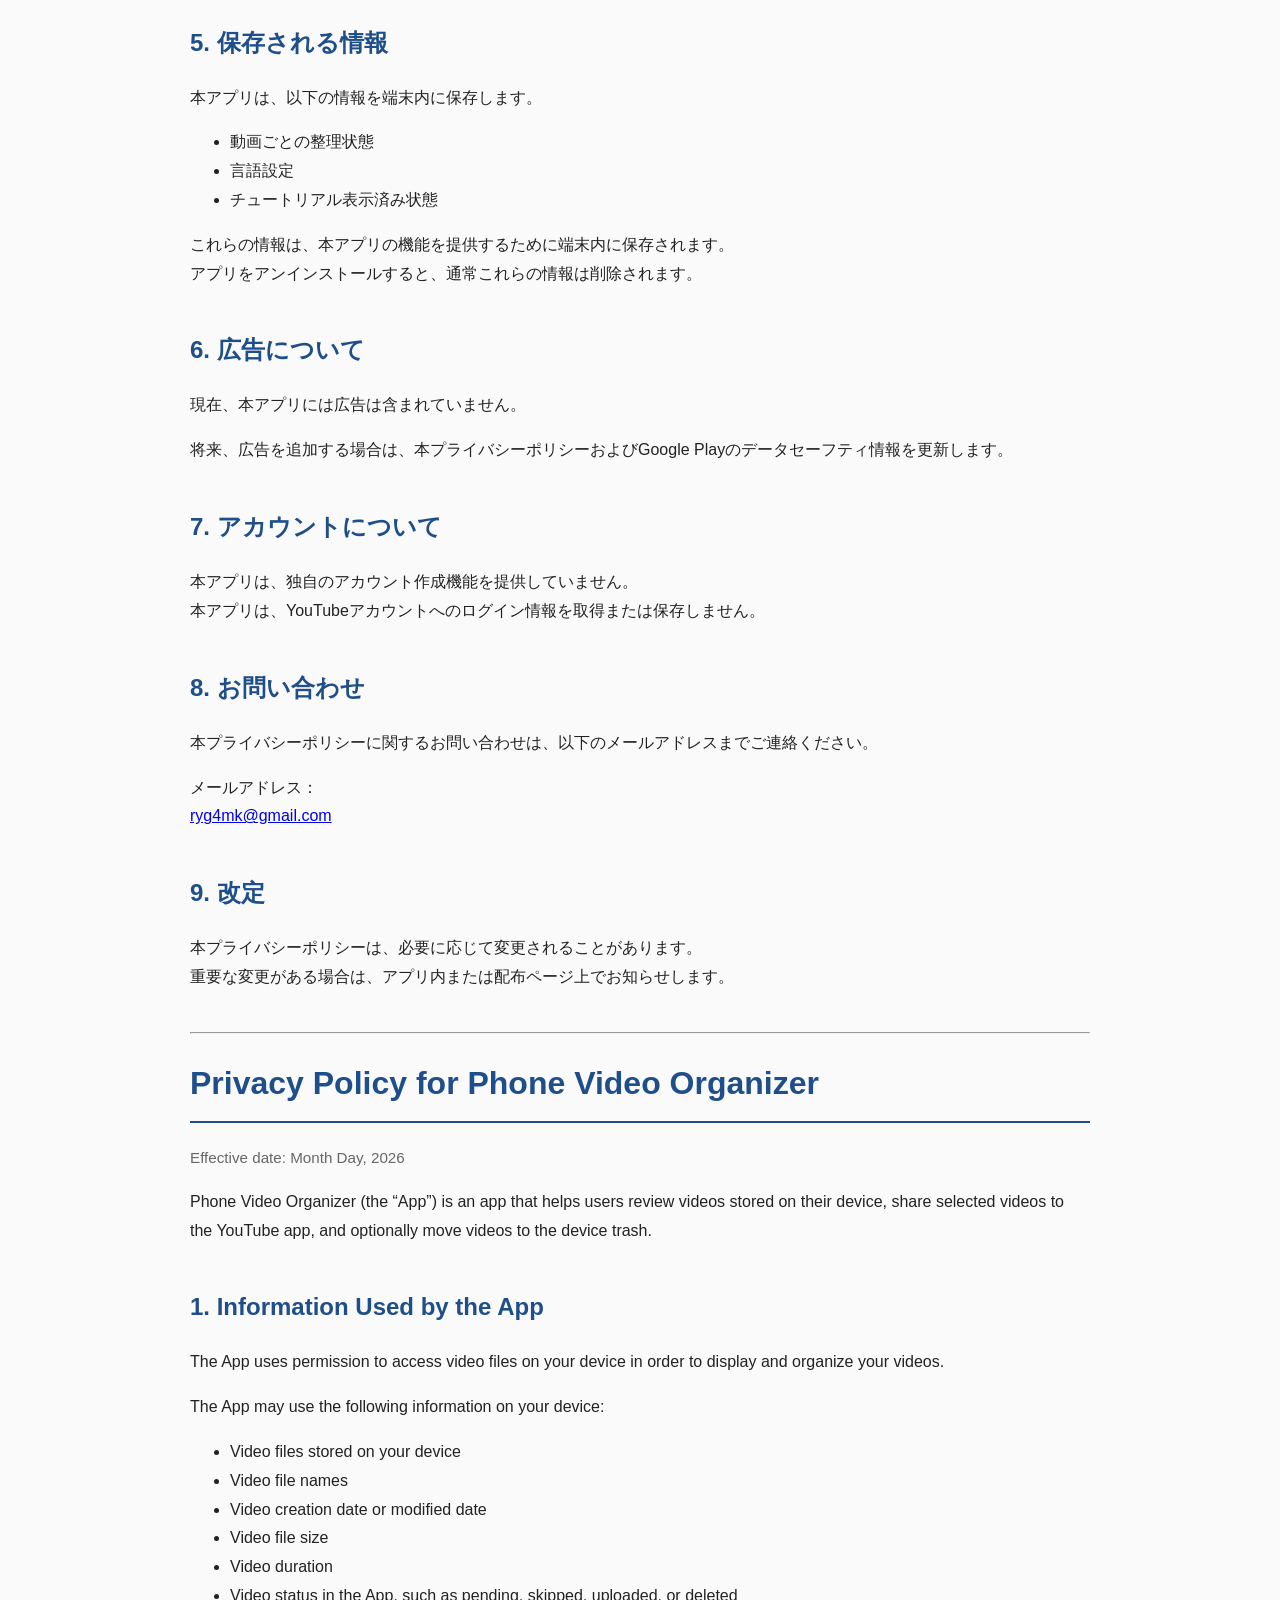
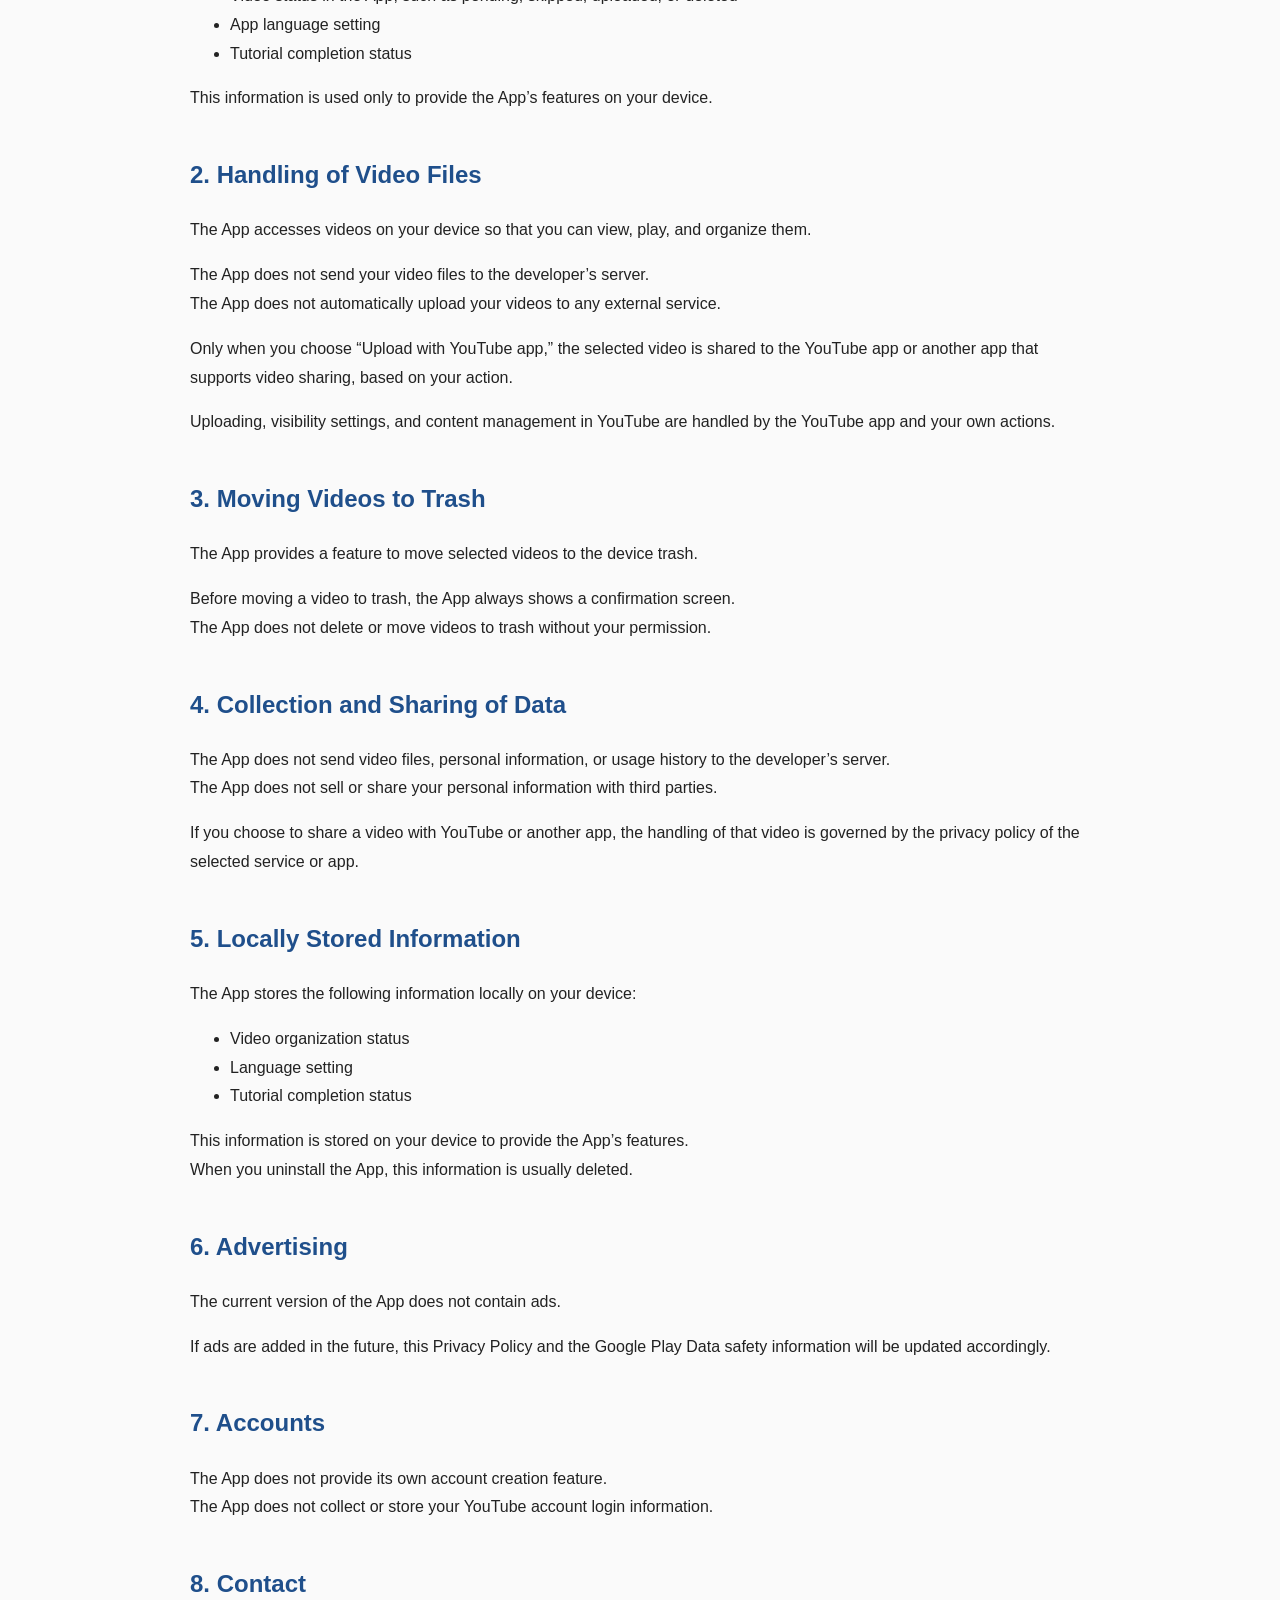
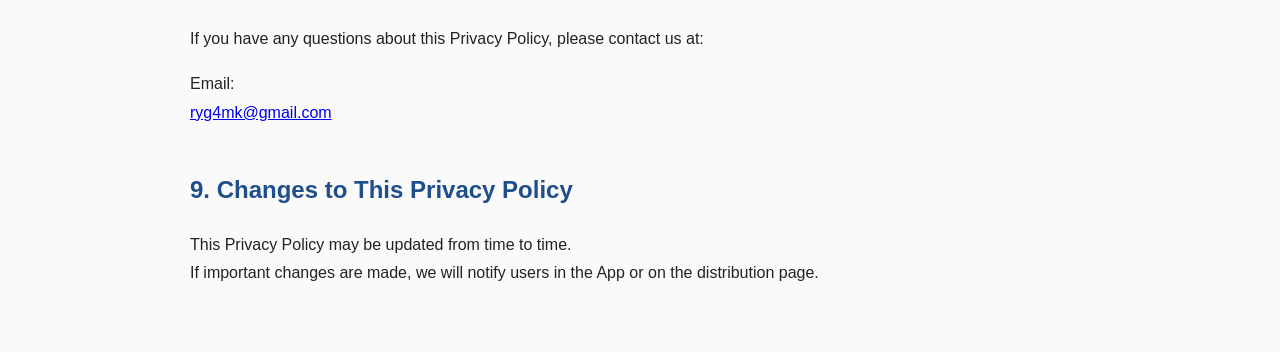
<file: privacy/phonevideoorganizer.html>
<!DOCTYPE html>
<html lang="ja">
<head>
  <meta charset="UTF-8" />
  <meta name="viewport" content="width=device-width, initial-scale=1.0" />
  <title>スマホ動画整理くん Privacy Policy</title>
  <style>
    body {
      font-family: -apple-system, BlinkMacSystemFont, "Segoe UI", sans-serif;
      line-height: 1.8;
      max-width: 900px;
      margin: 0 auto;
      padding: 24px;
      color: #222;
      background: #fafafa;
    }
    h1, h2 {
      color: #1f4f8b;
    }
    h1 {
      border-bottom: 2px solid #1f4f8b;
      padding-bottom: 8px;
    }
    section {
      margin-bottom: 40px;
    }
    .lang-link {
      margin: 16px 0 32px;
      padding: 12px;
      background: #eef5ff;
      border-radius: 8px;
    }
    .updated {
      color: #666;
      font-size: 0.95em;
    }
  </style>
</head>
<body>

  <h1>スマホ動画整理くん プライバシーポリシー</h1>

  <div class="lang-link">
    <a href="#english">English Privacy Policy</a>
  </div>

  <p class="updated">制定日：2026年7月9日</p>

  <section>
    <p>
      スマホ動画整理くん（以下「本アプリ」）は、端末内の動画を古い順に確認し、
      YouTubeアプリへの共有や端末のゴミ箱への移動を補助するアプリです。
    </p>
  </section>

  <section>
    <h2>1. 取得・利用する情報</h2>
    <p>
      本アプリは、端末内の動画を表示するために、動画ファイルへのアクセス権限を使用します。
    </p>
    <p>本アプリが端末内で利用する情報は以下の通りです。</p>
    <ul>
      <li>端末内の動画ファイル</li>
      <li>動画のファイル名</li>
      <li>動画の撮影日または更新日</li>
      <li>動画の容量</li>
      <li>動画の長さ</li>
      <li>動画ごとの整理状態（未確認、スキップ済み、アップロード済み、削除済み）</li>
      <li>アプリ内の言語設定</li>
      <li>チュートリアル表示済み状態</li>
    </ul>
    <p>
      これらの情報は、本アプリの機能を提供するために端末内で使用されます。
    </p>
  </section>

  <section>
    <h2>2. 動画ファイルの取り扱い</h2>
    <p>
      本アプリは、端末内の動画を一覧表示し、再生・整理するために動画へアクセスします。
    </p>
    <p>
      本アプリは、開発者のサーバーへ動画ファイルを送信しません。<br />
      本アプリは、動画ファイルを自動的に外部へアップロードしません。
    </p>
    <p>
      ユーザーが「YouTubeアプリでアップロード」を選択した場合のみ、ユーザー操作により、
      選択中の動画をYouTubeアプリまたは動画共有に対応したアプリへ共有します。
    </p>
    <p>
      YouTubeアプリでのアップロード、公開設定、投稿内容の管理は、
      YouTubeアプリおよびユーザーの操作によって行われます。
    </p>
  </section>

  <section>
    <h2>3. ゴミ箱への移動</h2>
    <p>
      本アプリは、ユーザーが選択した動画を端末のゴミ箱へ移動する機能を提供します。
    </p>
    <p>
      動画をゴミ箱へ移動する前には、必ず確認画面を表示します。<br />
      ユーザーの許可なく、動画を自動的に削除またはゴミ箱へ移動することはありません。
    </p>
  </section>

  <section>
    <h2>4. 収集・共有する情報</h2>
    <p>
      本アプリは、動画ファイル、個人情報、利用履歴を開発者のサーバーへ送信しません。<br />
      本アプリは、ユーザーの個人情報を第三者へ販売または共有しません。
    </p>
    <p>
      ただし、ユーザーがYouTubeアプリや他の共有先アプリを選択した場合、
      共有先アプリの取り扱いは各サービスのプライバシーポリシーに従います。
    </p>
  </section>

  <section>
    <h2>5. 保存される情報</h2>
    <p>本アプリは、以下の情報を端末内に保存します。</p>
    <ul>
      <li>動画ごとの整理状態</li>
      <li>言語設定</li>
      <li>チュートリアル表示済み状態</li>
    </ul>
    <p>
      これらの情報は、本アプリの機能を提供するために端末内に保存されます。<br />
      アプリをアンインストールすると、通常これらの情報は削除されます。
    </p>
  </section>

  <section>
    <h2>6. 広告について</h2>
    <p>
      現在、本アプリには広告は含まれていません。
    </p>
    <p>
      将来、広告を追加する場合は、本プライバシーポリシーおよびGoogle Playのデータセーフティ情報を更新します。
    </p>
  </section>

  <section>
    <h2>7. アカウントについて</h2>
    <p>
      本アプリは、独自のアカウント作成機能を提供していません。<br />
      本アプリは、YouTubeアカウントへのログイン情報を取得または保存しません。
    </p>
  </section>

  <section>
    <h2>8. お問い合わせ</h2>
    <p>
      本プライバシーポリシーに関するお問い合わせは、以下のメールアドレスまでご連絡ください。
    </p>
    <p>
      メールアドレス：<br />
      <a href="mailto:ryg4mk@gmail.com">ryg4mk@gmail.com</a>
    </p>
  </section>

  <section>
    <h2>9. 改定</h2>
    <p>
      本プライバシーポリシーは、必要に応じて変更されることがあります。<br />
      重要な変更がある場合は、アプリ内または配布ページ上でお知らせします。
    </p>
  </section>

  <hr />

  <h1 id="english">Privacy Policy for Phone Video Organizer</h1>

  <p class="updated">Effective date: Month Day, 2026</p>

  <section>
    <p>
      Phone Video Organizer (the “App”) is an app that helps users review videos stored on their device,
      share selected videos to the YouTube app, and optionally move videos to the device trash.
    </p>
  </section>

  <section>
    <h2>1. Information Used by the App</h2>
    <p>
      The App uses permission to access video files on your device in order to display and organize your videos.
    </p>
    <p>The App may use the following information on your device:</p>
    <ul>
      <li>Video files stored on your device</li>
      <li>Video file names</li>
      <li>Video creation date or modified date</li>
      <li>Video file size</li>
      <li>Video duration</li>
      <li>Video status in the App, such as pending, skipped, uploaded, or deleted</li>
      <li>App language setting</li>
      <li>Tutorial completion status</li>
    </ul>
    <p>
      This information is used only to provide the App’s features on your device.
    </p>
  </section>

  <section>
    <h2>2. Handling of Video Files</h2>
    <p>
      The App accesses videos on your device so that you can view, play, and organize them.
    </p>
    <p>
      The App does not send your video files to the developer’s server.<br />
      The App does not automatically upload your videos to any external service.
    </p>
    <p>
      Only when you choose “Upload with YouTube app,” the selected video is shared to the YouTube app
      or another app that supports video sharing, based on your action.
    </p>
    <p>
      Uploading, visibility settings, and content management in YouTube are handled by the YouTube app
      and your own actions.
    </p>
  </section>

  <section>
    <h2>3. Moving Videos to Trash</h2>
    <p>
      The App provides a feature to move selected videos to the device trash.
    </p>
    <p>
      Before moving a video to trash, the App always shows a confirmation screen.<br />
      The App does not delete or move videos to trash without your permission.
    </p>
  </section>

  <section>
    <h2>4. Collection and Sharing of Data</h2>
    <p>
      The App does not send video files, personal information, or usage history to the developer’s server.<br />
      The App does not sell or share your personal information with third parties.
    </p>
    <p>
      If you choose to share a video with YouTube or another app, the handling of that video is governed
      by the privacy policy of the selected service or app.
    </p>
  </section>

  <section>
    <h2>5. Locally Stored Information</h2>
    <p>The App stores the following information locally on your device:</p>
    <ul>
      <li>Video organization status</li>
      <li>Language setting</li>
      <li>Tutorial completion status</li>
    </ul>
    <p>
      This information is stored on your device to provide the App’s features.<br />
      When you uninstall the App, this information is usually deleted.
    </p>
  </section>

  <section>
    <h2>6. Advertising</h2>
    <p>
      The current version of the App does not contain ads.
    </p>
    <p>
      If ads are added in the future, this Privacy Policy and the Google Play Data safety information
      will be updated accordingly.
    </p>
  </section>

  <section>
    <h2>7. Accounts</h2>
    <p>
      The App does not provide its own account creation feature.<br />
      The App does not collect or store your YouTube account login information.
    </p>
  </section>

  <section>
    <h2>8. Contact</h2>
    <p>
      If you have any questions about this Privacy Policy, please contact us at:
    </p>
    <p>
      Email:<br />
      <a href="mailto:ryg4mk@gmail.com">ryg4mk@gmail.com</a>
    </p>
  </section>

  <section>
    <h2>9. Changes to This Privacy Policy</h2>
    <p>
      This Privacy Policy may be updated from time to time.<br />
      If important changes are made, we will notify users in the App or on the distribution page.
    </p>
  </section>

</body>
</html>
</file>
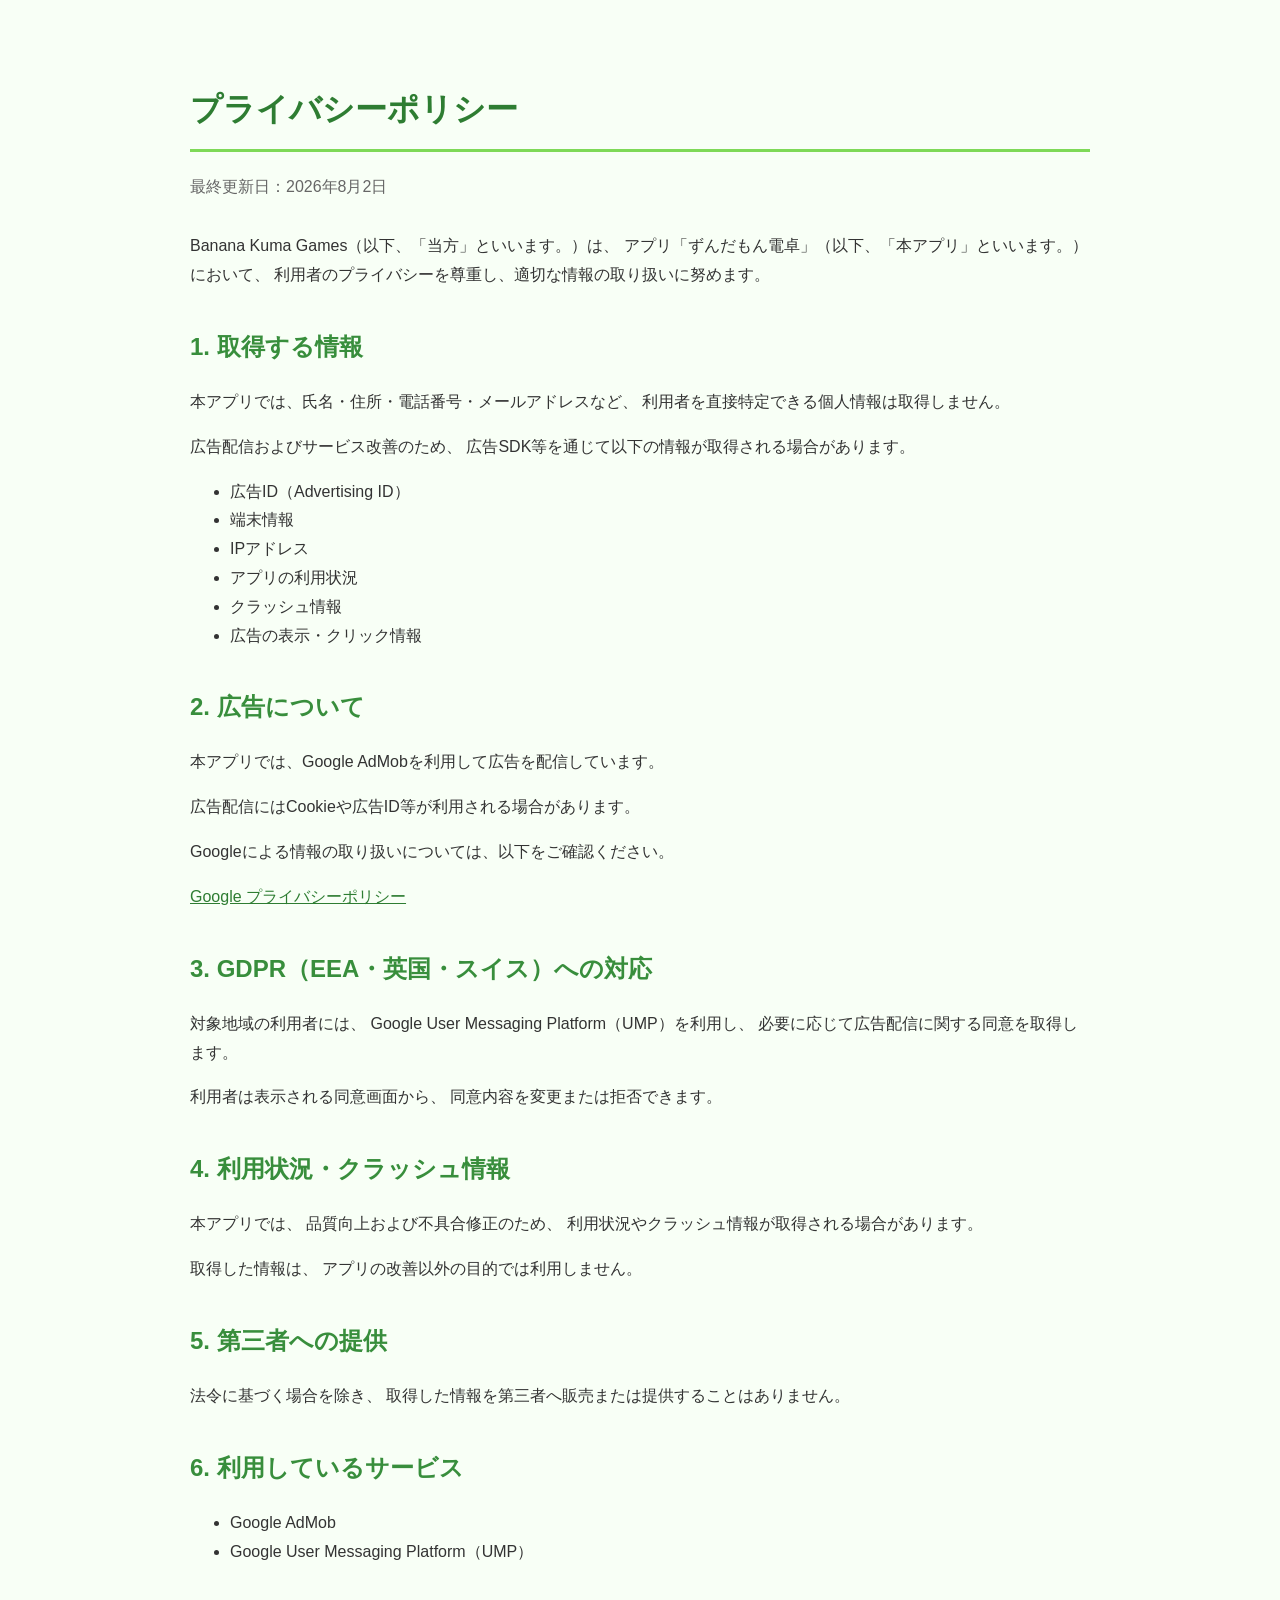
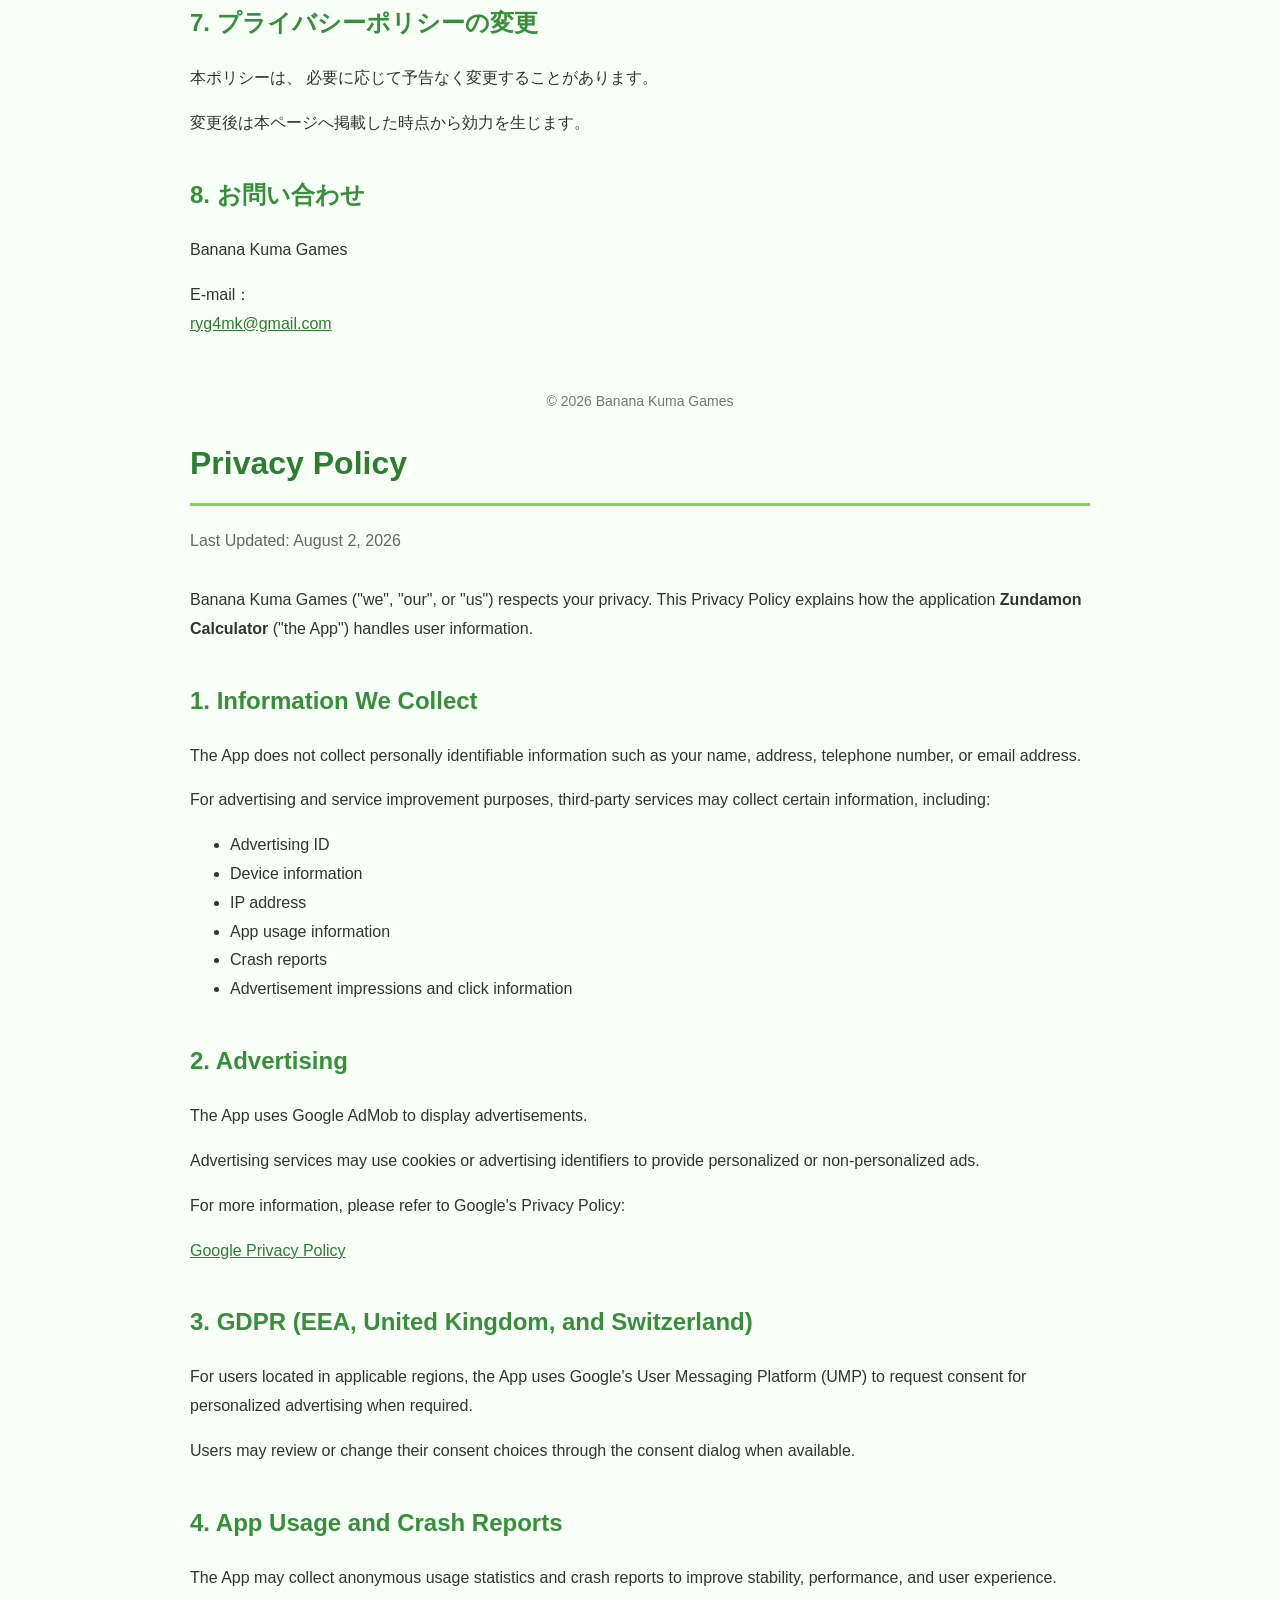
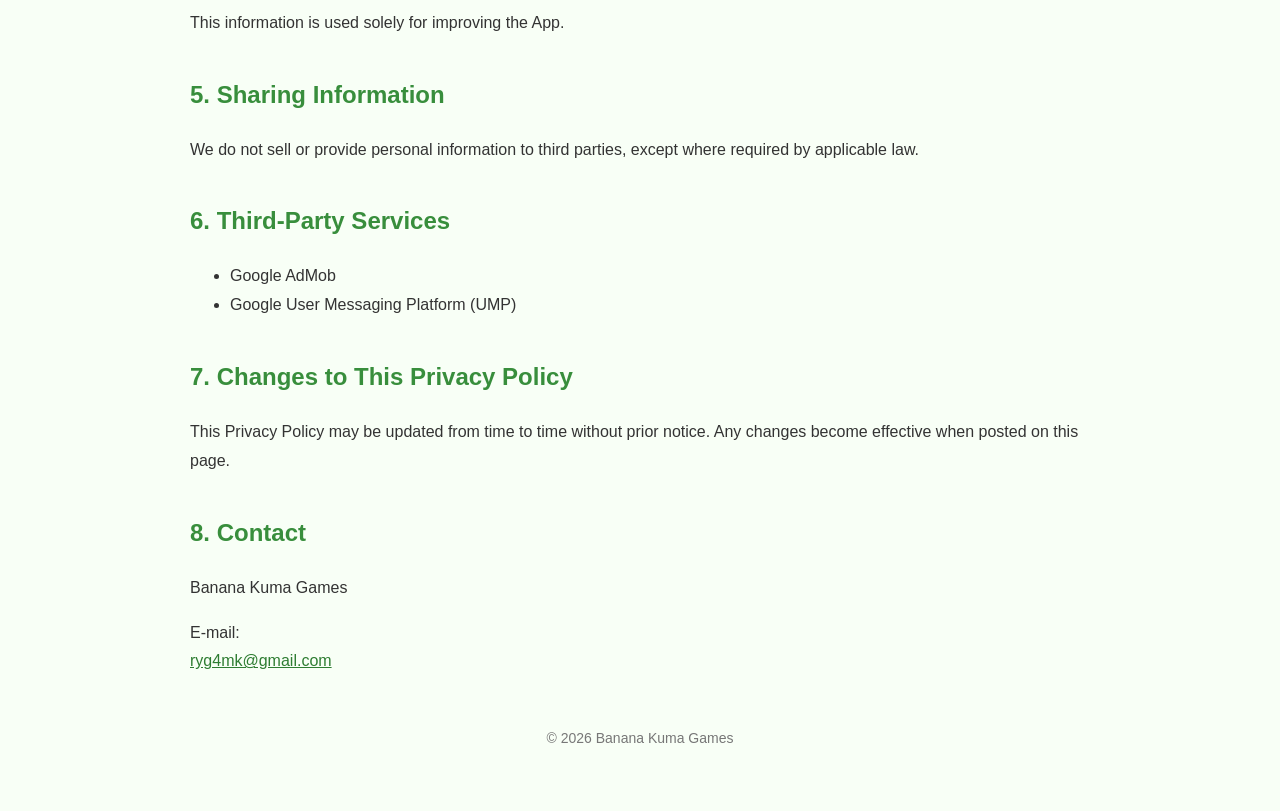
<file: privacy/zundamoncalculator.html>
<!DOCTYPE html>
<html lang="ja">
<head>
    <meta charset="UTF-8">
    <meta name="viewport" content="width=device-width, initial-scale=1.0">
    <title>プライバシーポリシー | ずんだもん電卓</title>
    <style>
        body {
            font-family: -apple-system, BlinkMacSystemFont, "Segoe UI", sans-serif;
            max-width: 900px;
            margin: 40px auto;
            padding: 20px;
            line-height: 1.8;
            color: #333;
            background: #f8fff6;
        }

        h1 {
            color: #2e7d32;
            border-bottom: 3px solid #7ed957;
            padding-bottom: 10px;
        }

        h2 {
            color: #388e3c;
            margin-top: 35px;
        }

        .date {
            color: #666;
            margin-bottom: 30px;
        }

        a {
            color: #2e7d32;
        }

        footer {
            margin-top: 50px;
            text-align: center;
            color: #777;
            font-size: 14px;
        }
    </style>
</head>
<body>

<h1>プライバシーポリシー</h1>

<p class="date">
最終更新日：2026年8月2日
</p>

<p>
Banana Kuma Games（以下、「当方」といいます。）は、
アプリ「ずんだもん電卓」（以下、「本アプリ」といいます。）において、
利用者のプライバシーを尊重し、適切な情報の取り扱いに努めます。
</p>

<h2>1. 取得する情報</h2>

<p>
本アプリでは、氏名・住所・電話番号・メールアドレスなど、
利用者を直接特定できる個人情報は取得しません。
</p>

<p>
広告配信およびサービス改善のため、
広告SDK等を通じて以下の情報が取得される場合があります。
</p>

<ul>
<li>広告ID（Advertising ID）</li>
<li>端末情報</li>
<li>IPアドレス</li>
<li>アプリの利用状況</li>
<li>クラッシュ情報</li>
<li>広告の表示・クリック情報</li>
</ul>

<h2>2. 広告について</h2>

<p>
本アプリでは、Google AdMobを利用して広告を配信しています。
</p>

<p>
広告配信にはCookieや広告ID等が利用される場合があります。
</p>

<p>
Googleによる情報の取り扱いについては、以下をご確認ください。
</p>

<p>
<a href="https://policies.google.com/privacy" target="_blank">
Google プライバシーポリシー
</a>
</p>

<h2>3. GDPR（EEA・英国・スイス）への対応</h2>

<p>
対象地域の利用者には、
Google User Messaging Platform（UMP）を利用し、
必要に応じて広告配信に関する同意を取得します。
</p>

<p>
利用者は表示される同意画面から、
同意内容を変更または拒否できます。
</p>

<h2>4. 利用状況・クラッシュ情報</h2>

<p>
本アプリでは、
品質向上および不具合修正のため、
利用状況やクラッシュ情報が取得される場合があります。
</p>

<p>
取得した情報は、
アプリの改善以外の目的では利用しません。
</p>

<h2>5. 第三者への提供</h2>

<p>
法令に基づく場合を除き、
取得した情報を第三者へ販売または提供することはありません。
</p>

<h2>6. 利用しているサービス</h2>

<ul>
<li>Google AdMob</li>
<li>Google User Messaging Platform（UMP）</li>
</ul>

<h2>7. プライバシーポリシーの変更</h2>

<p>
本ポリシーは、
必要に応じて予告なく変更することがあります。
</p>

<p>
変更後は本ページへ掲載した時点から効力を生じます。
</p>

<h2>8. お問い合わせ</h2>

<p>
Banana Kuma Games
</p>

<p>
E-mail：<br>
<a href="mailto:ryg4mk@gmail.com">ryg4mk@gmail.com</a>
</p>

<footer>
© 2026 Banana Kuma Games
</footer>

</body>
</html>


<!DOCTYPE html>
<html lang="en">
<head>
    <meta charset="UTF-8">
    <meta name="viewport" content="width=device-width, initial-scale=1.0">
    <title>Privacy Policy | Zundamon Calculator</title>
    <style>
        body {
            font-family: -apple-system, BlinkMacSystemFont, "Segoe UI", Arial, sans-serif;
            max-width: 900px;
            margin: 40px auto;
            padding: 20px;
            line-height: 1.8;
            color: #333;
            background: #f8fff6;
        }

        h1 {
            color: #2e7d32;
            border-bottom: 3px solid #7ed957;
            padding-bottom: 10px;
        }

        h2 {
            color: #388e3c;
            margin-top: 35px;
        }

        .date {
            color: #666;
            margin-bottom: 30px;
        }

        a {
            color: #2e7d32;
        }

        footer {
            margin-top: 50px;
            text-align: center;
            color: #777;
            font-size: 14px;
        }
    </style>
</head>
<body>

<h1>Privacy Policy</h1>

<p class="date">
Last Updated: August 2, 2026
</p>

<p>
Banana Kuma Games ("we", "our", or "us") respects your privacy.
This Privacy Policy explains how the application
<strong>Zundamon Calculator</strong> ("the App")
handles user information.
</p>

<h2>1. Information We Collect</h2>

<p>
The App does not collect personally identifiable information such as your name,
address, telephone number, or email address.
</p>

<p>
For advertising and service improvement purposes,
third-party services may collect certain information, including:
</p>

<ul>
<li>Advertising ID</li>
<li>Device information</li>
<li>IP address</li>
<li>App usage information</li>
<li>Crash reports</li>
<li>Advertisement impressions and click information</li>
</ul>

<h2>2. Advertising</h2>

<p>
The App uses Google AdMob to display advertisements.
</p>

<p>
Advertising services may use cookies or advertising identifiers
to provide personalized or non-personalized ads.
</p>

<p>
For more information, please refer to Google's Privacy Policy:
</p>

<p>
<a href="https://policies.google.com/privacy" target="_blank">
Google Privacy Policy
</a>
</p>

<h2>3. GDPR (EEA, United Kingdom, and Switzerland)</h2>

<p>
For users located in applicable regions,
the App uses Google's User Messaging Platform (UMP)
to request consent for personalized advertising when required.
</p>

<p>
Users may review or change their consent choices through the consent dialog when available.
</p>

<h2>4. App Usage and Crash Reports</h2>

<p>
The App may collect anonymous usage statistics and crash reports
to improve stability, performance, and user experience.
</p>

<p>
This information is used solely for improving the App.
</p>

<h2>5. Sharing Information</h2>

<p>
We do not sell or provide personal information to third parties,
except where required by applicable law.
</p>

<h2>6. Third-Party Services</h2>

<ul>
<li>Google AdMob</li>
<li>Google User Messaging Platform (UMP)</li>
</ul>

<h2>7. Changes to This Privacy Policy</h2>

<p>
This Privacy Policy may be updated from time to time without prior notice.
Any changes become effective when posted on this page.
</p>

<h2>8. Contact</h2>

<p>
Banana Kuma Games
</p>

<p>
E-mail:<br>
<a href="mailto:ryg4mk@gmail.com">ryg4mk@gmail.com</a>
</p>

<footer>
© 2026 Banana Kuma Games
</footer>

</body>
</html>
</file>
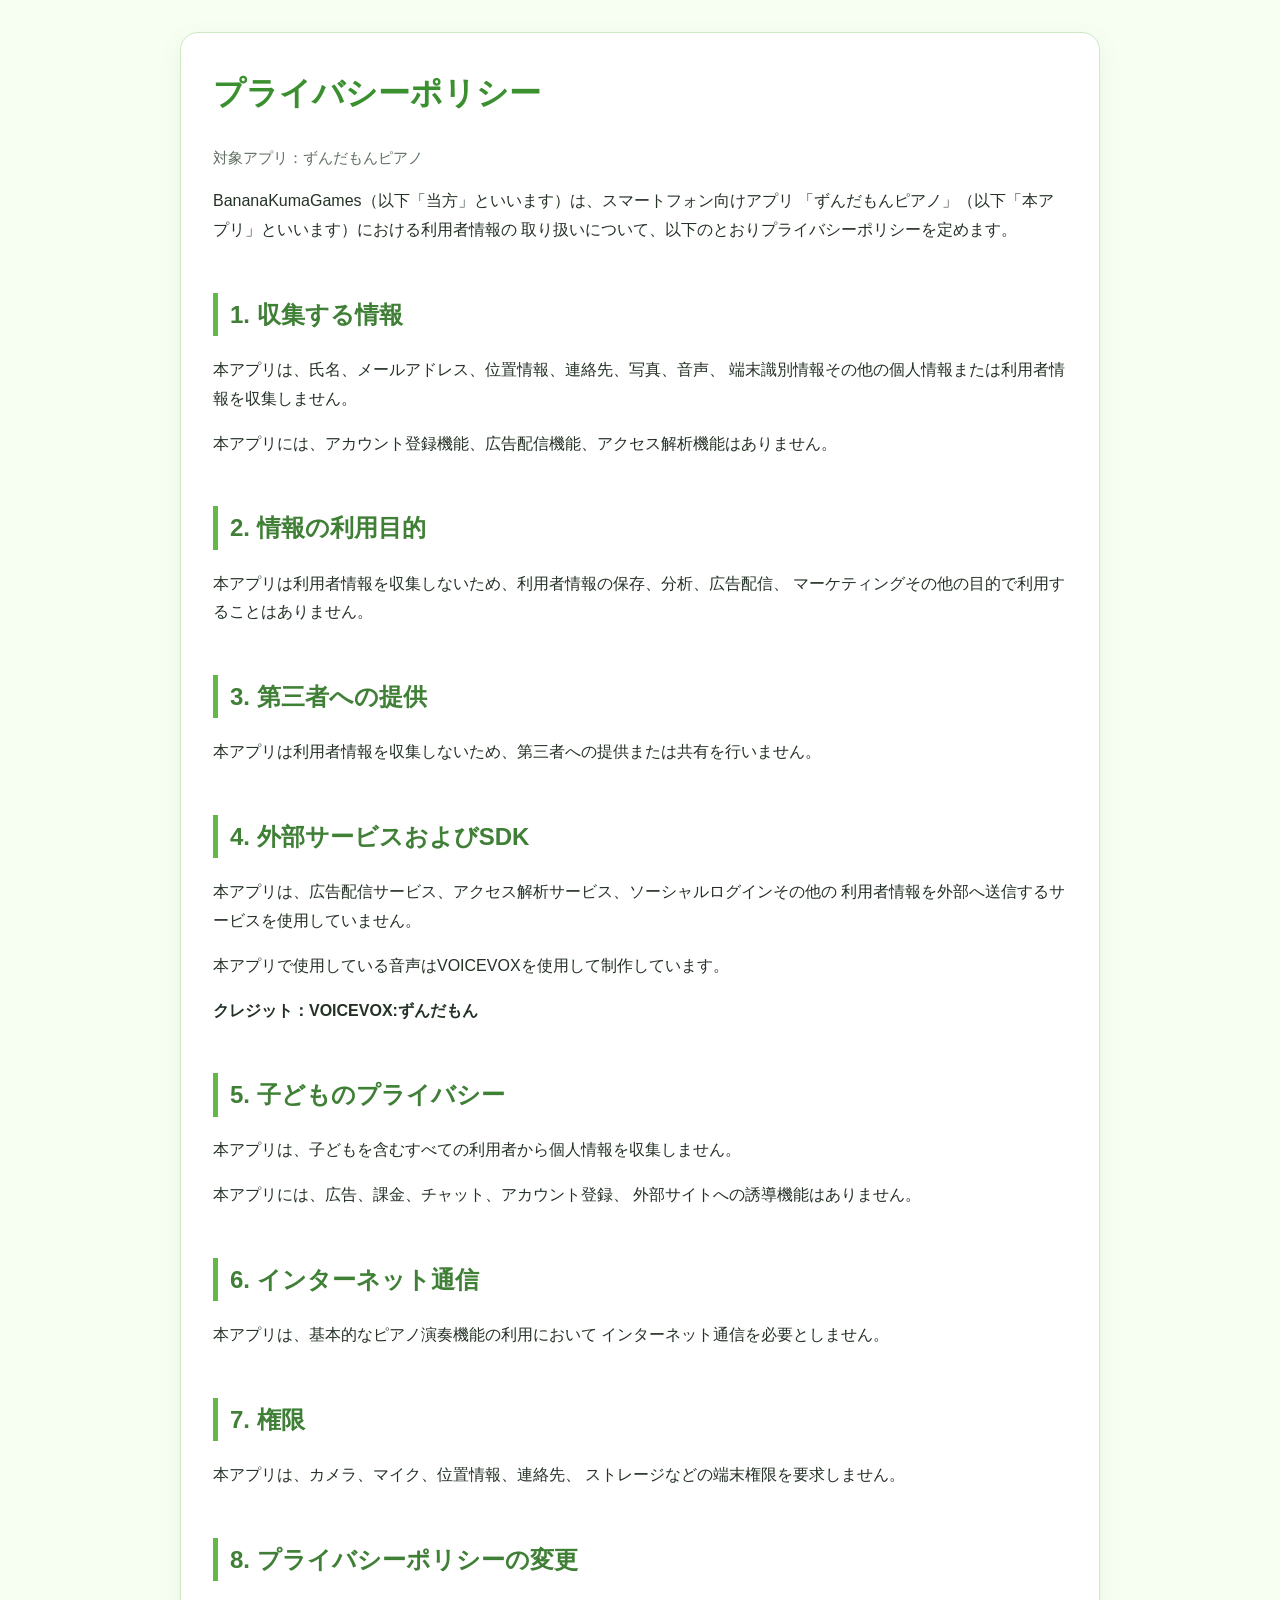
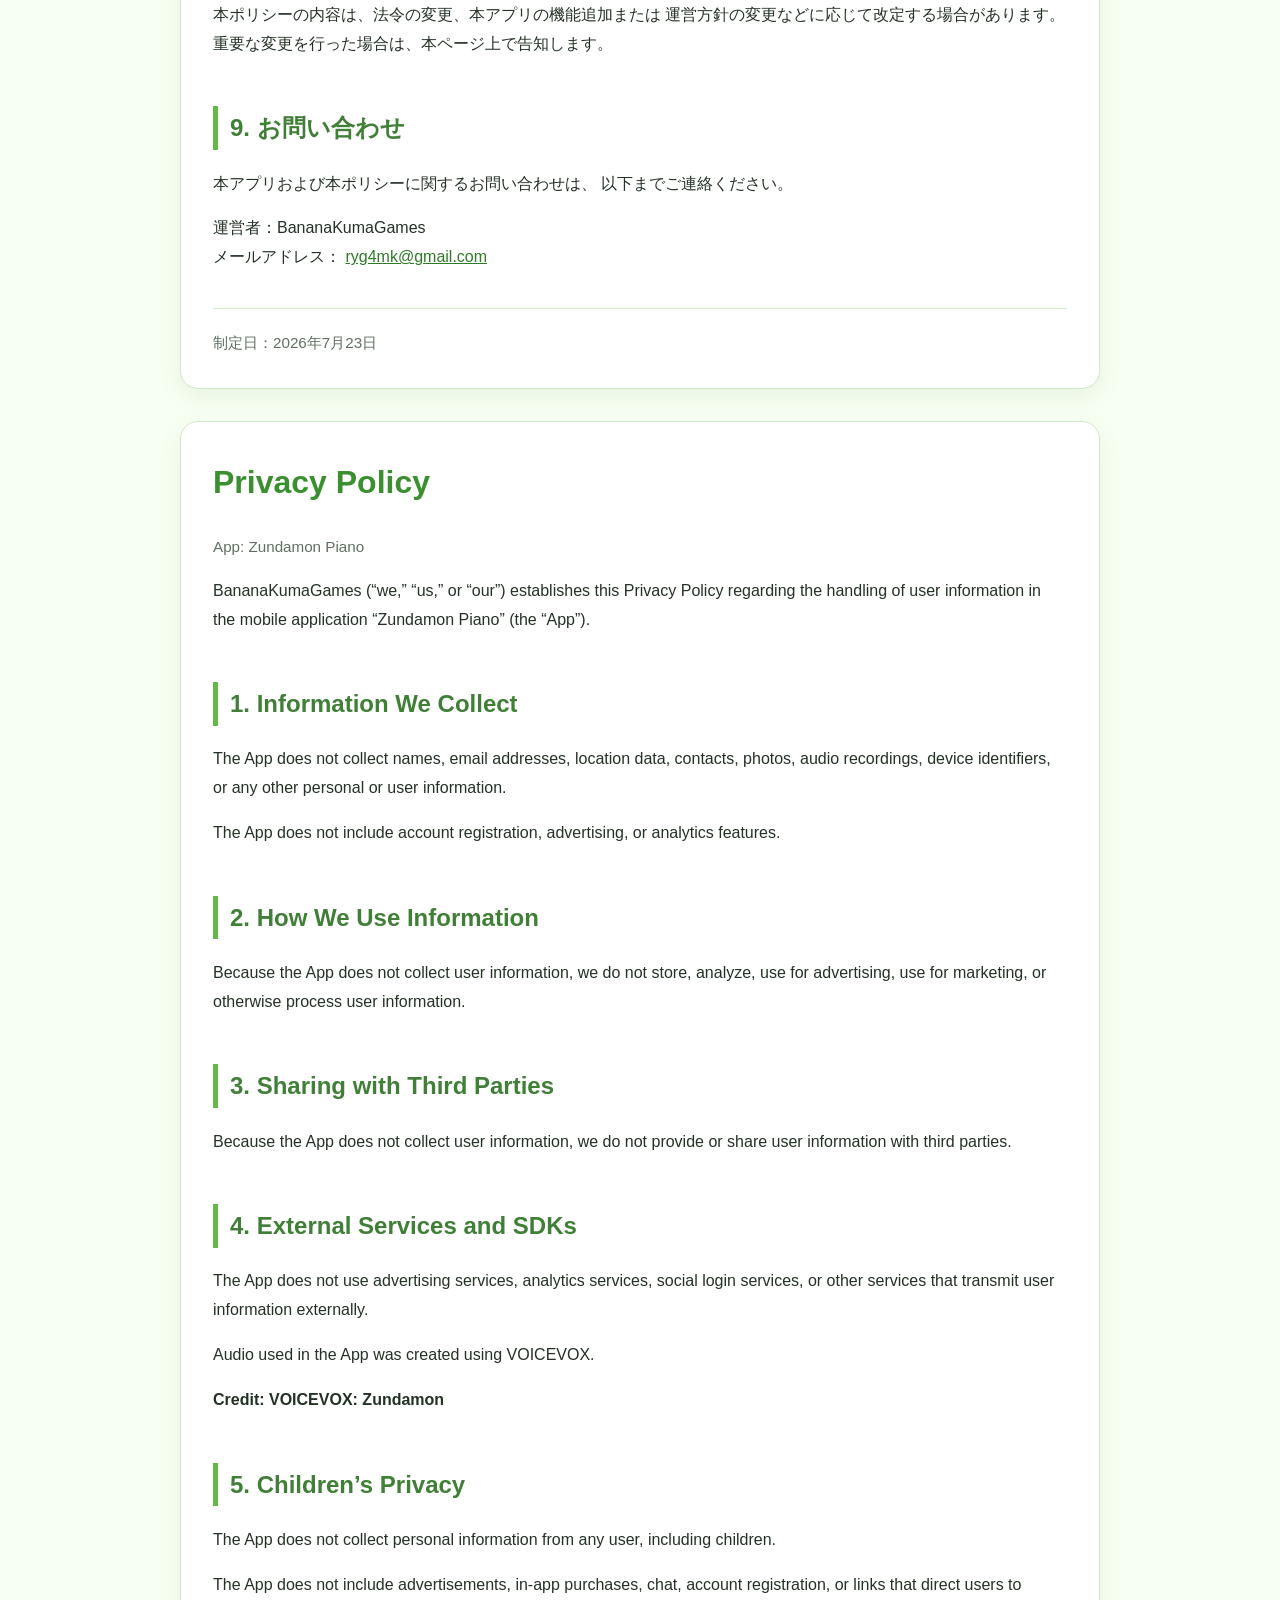
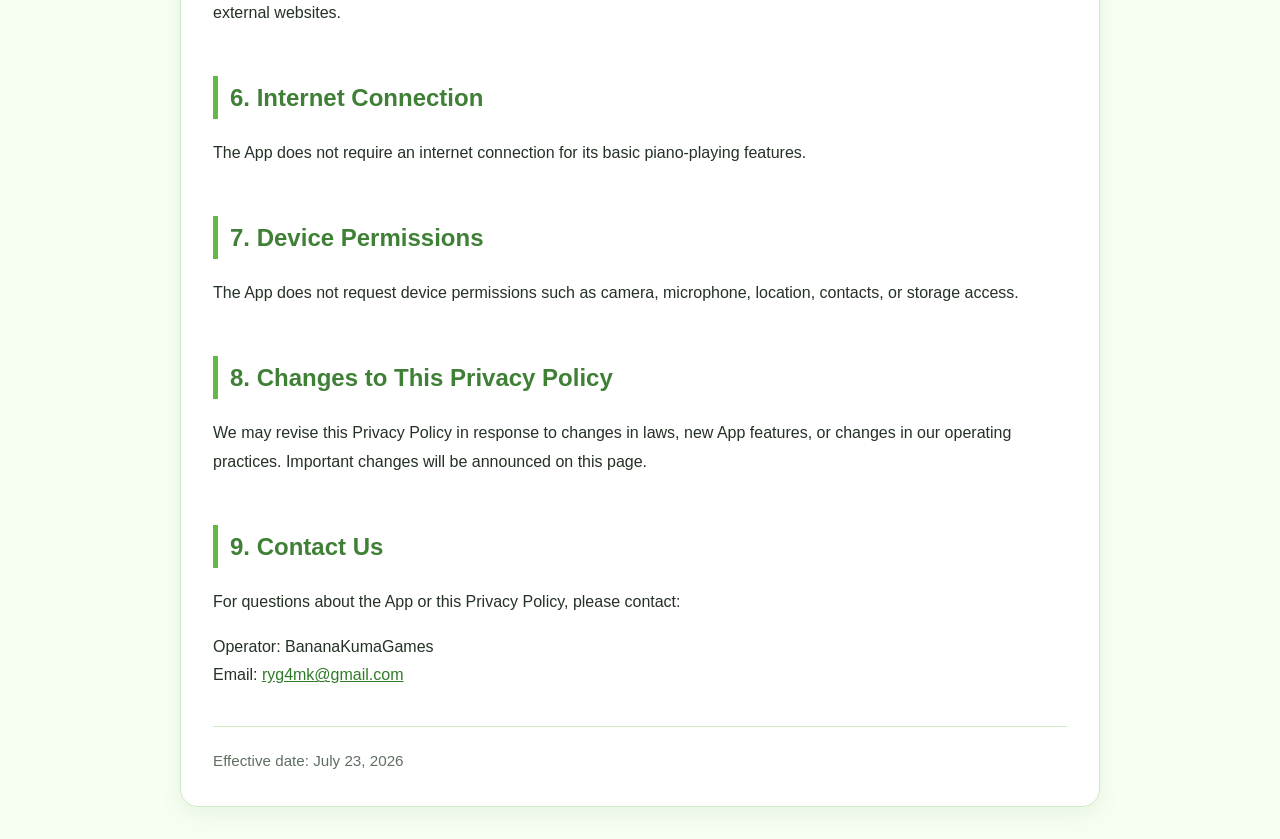
<file: privacy/zundamonpiano.html>
<!doctype html>
<html lang="ja">
<head>
  <meta charset="utf-8">
  <meta name="viewport" content="width=device-width, initial-scale=1">
  <meta name="description" content="ずんだもんピアノのプライバシーポリシー">
  <title>プライバシーポリシー｜ずんだもんピアノ</title>

  <style>
    body {
      margin: 0;
      font-family:
        -apple-system,
        BlinkMacSystemFont,
        "Segoe UI",
        "Noto Sans JP",
        Meiryo,
        Arial,
        sans-serif;
      background: #f7fff2;
      color: #243125;
      line-height: 1.8;
    }

    main {
      width: min(920px, calc(100% - 32px));
      margin: 32px auto;
      padding: 32px;
      background: #ffffff;
      border: 1px solid #cfe9c4;
      border-radius: 18px;
      box-shadow: 0 8px 24px rgba(51, 97, 37, 0.08);
      box-sizing: border-box;
    }

    h1 {
      margin-top: 0;
      color: #3a8f2f;
    }

    h2 {
      margin-top: 2em;
      color: #3f7f36;
      border-left: 5px solid #62b947;
      padding-left: 12px;
    }

    .meta,
    footer {
      color: #5f6f61;
      font-size: 0.95rem;
    }

    a {
      color: #2f7b28;
    }

    footer {
      margin-top: 36px;
      padding-top: 20px;
      border-top: 1px solid #cfe9c4;
    }

    @media (max-width: 600px) {
      main {
        width: calc(100% - 20px);
        margin: 10px auto;
        padding: 22px 18px;
        border-radius: 14px;
      }
    }
  </style>
</head>

<body>
  <main>
    <h1>プライバシーポリシー</h1>

    <p class="meta">
      対象アプリ：ずんだもんピアノ
    </p>

    <p>
      BananaKumaGames（以下「当方」といいます）は、スマートフォン向けアプリ
      「ずんだもんピアノ」（以下「本アプリ」といいます）における利用者情報の
      取り扱いについて、以下のとおりプライバシーポリシーを定めます。
    </p>

    <h2>1. 収集する情報</h2>

    <p>
      本アプリは、氏名、メールアドレス、位置情報、連絡先、写真、音声、
      端末識別情報その他の個人情報または利用者情報を収集しません。
    </p>

    <p>
      本アプリには、アカウント登録機能、広告配信機能、アクセス解析機能はありません。
    </p>

    <h2>2. 情報の利用目的</h2>

    <p>
      本アプリは利用者情報を収集しないため、利用者情報の保存、分析、広告配信、
      マーケティングその他の目的で利用することはありません。
    </p>

    <h2>3. 第三者への提供</h2>

    <p>
      本アプリは利用者情報を収集しないため、第三者への提供または共有を行いません。
    </p>

    <h2>4. 外部サービスおよびSDK</h2>

    <p>
      本アプリは、広告配信サービス、アクセス解析サービス、ソーシャルログインその他の
      利用者情報を外部へ送信するサービスを使用していません。
    </p>

    <p>
      本アプリで使用している音声はVOICEVOXを使用して制作しています。
    </p>

    <p>
      <strong>クレジット：VOICEVOX:ずんだもん</strong>
    </p>

    <h2>5. 子どものプライバシー</h2>

    <p>
      本アプリは、子どもを含むすべての利用者から個人情報を収集しません。
    </p>

    <p>
      本アプリには、広告、課金、チャット、アカウント登録、
      外部サイトへの誘導機能はありません。
    </p>

    <h2>6. インターネット通信</h2>

    <p>
      本アプリは、基本的なピアノ演奏機能の利用において
      インターネット通信を必要としません。
    </p>

    <h2>7. 権限</h2>

    <p>
      本アプリは、カメラ、マイク、位置情報、連絡先、
      ストレージなどの端末権限を要求しません。
    </p>

    <h2>8. プライバシーポリシーの変更</h2>

    <p>
      本ポリシーの内容は、法令の変更、本アプリの機能追加または
      運営方針の変更などに応じて改定する場合があります。
      重要な変更を行った場合は、本ページ上で告知します。
    </p>

    <h2>9. お問い合わせ</h2>

    <p>
      本アプリおよび本ポリシーに関するお問い合わせは、
      以下までご連絡ください。
    </p>

    <p>
      運営者：BananaKumaGames<br>
      メールアドレス：
      <a href="mailto:ryg4mk@gmail.com">ryg4mk@gmail.com</a>
    </p>

    <footer>
      制定日：2026年7月23日
    </footer>
  </main>
</body>
</html>

<!doctype html>
<html lang="en">
<head>
  <meta charset="utf-8">
  <meta name="viewport" content="width=device-width, initial-scale=1">
  <meta name="description" content="Privacy Policy for Zundamon Piano">
  <title>Privacy Policy | Zundamon Piano</title>

  <style>
    body {
      margin: 0;
      font-family:
        -apple-system,
        BlinkMacSystemFont,
        "Segoe UI",
        Arial,
        sans-serif;
      background: #f7fff2;
      color: #243125;
      line-height: 1.8;
    }

    main {
      width: min(920px, calc(100% - 32px));
      margin: 32px auto;
      padding: 32px;
      background: #ffffff;
      border: 1px solid #cfe9c4;
      border-radius: 18px;
      box-shadow: 0 8px 24px rgba(51, 97, 37, 0.08);
      box-sizing: border-box;
    }

    h1 {
      margin-top: 0;
      color: #3a8f2f;
    }

    h2 {
      margin-top: 2em;
      color: #3f7f36;
      border-left: 5px solid #62b947;
      padding-left: 12px;
    }

    .meta,
    footer {
      color: #5f6f61;
      font-size: 0.95rem;
    }

    a {
      color: #2f7b28;
    }

    footer {
      margin-top: 36px;
      padding-top: 20px;
      border-top: 1px solid #cfe9c4;
    }

    @media (max-width: 600px) {
      main {
        width: calc(100% - 20px);
        margin: 10px auto;
        padding: 22px 18px;
        border-radius: 14px;
      }
    }
  </style>
</head>

<body>
  <main>
    <h1>Privacy Policy</h1>

    <p class="meta">
      App: Zundamon Piano
    </p>

    <p>
      BananaKumaGames (“we,” “us,” or “our”) establishes this Privacy Policy
      regarding the handling of user information in the mobile application
      “Zundamon Piano” (the “App”).
    </p>

    <h2>1. Information We Collect</h2>

    <p>
      The App does not collect names, email addresses, location data, contacts,
      photos, audio recordings, device identifiers, or any other personal or
      user information.
    </p>

    <p>
      The App does not include account registration, advertising, or analytics features.
    </p>

    <h2>2. How We Use Information</h2>

    <p>
      Because the App does not collect user information, we do not store,
      analyze, use for advertising, use for marketing, or otherwise process
      user information.
    </p>

    <h2>3. Sharing with Third Parties</h2>

    <p>
      Because the App does not collect user information, we do not provide or
      share user information with third parties.
    </p>

    <h2>4. External Services and SDKs</h2>

    <p>
      The App does not use advertising services, analytics services,
      social login services, or other services that transmit user information externally.
    </p>

    <p>
      Audio used in the App was created using VOICEVOX.
    </p>

    <p>
      <strong>Credit: VOICEVOX: Zundamon</strong>
    </p>

    <h2>5. Children’s Privacy</h2>

    <p>
      The App does not collect personal information from any user, including children.
    </p>

    <p>
      The App does not include advertisements, in-app purchases, chat,
      account registration, or links that direct users to external websites.
    </p>

    <h2>6. Internet Connection</h2>

    <p>
      The App does not require an internet connection for its basic
      piano-playing features.
    </p>

    <h2>7. Device Permissions</h2>

    <p>
      The App does not request device permissions such as camera, microphone,
      location, contacts, or storage access.
    </p>

    <h2>8. Changes to This Privacy Policy</h2>

    <p>
      We may revise this Privacy Policy in response to changes in laws,
      new App features, or changes in our operating practices.
      Important changes will be announced on this page.
    </p>

    <h2>9. Contact Us</h2>

    <p>
      For questions about the App or this Privacy Policy, please contact:
    </p>

    <p>
      Operator: BananaKumaGames<br>
      Email:
      <a href="mailto:ryg4mk@gmail.com">ryg4mk@gmail.com</a>
    </p>

    <footer>
      Effective date: July 23, 2026
    </footer>
  </main>
</body>
</html>
</file>
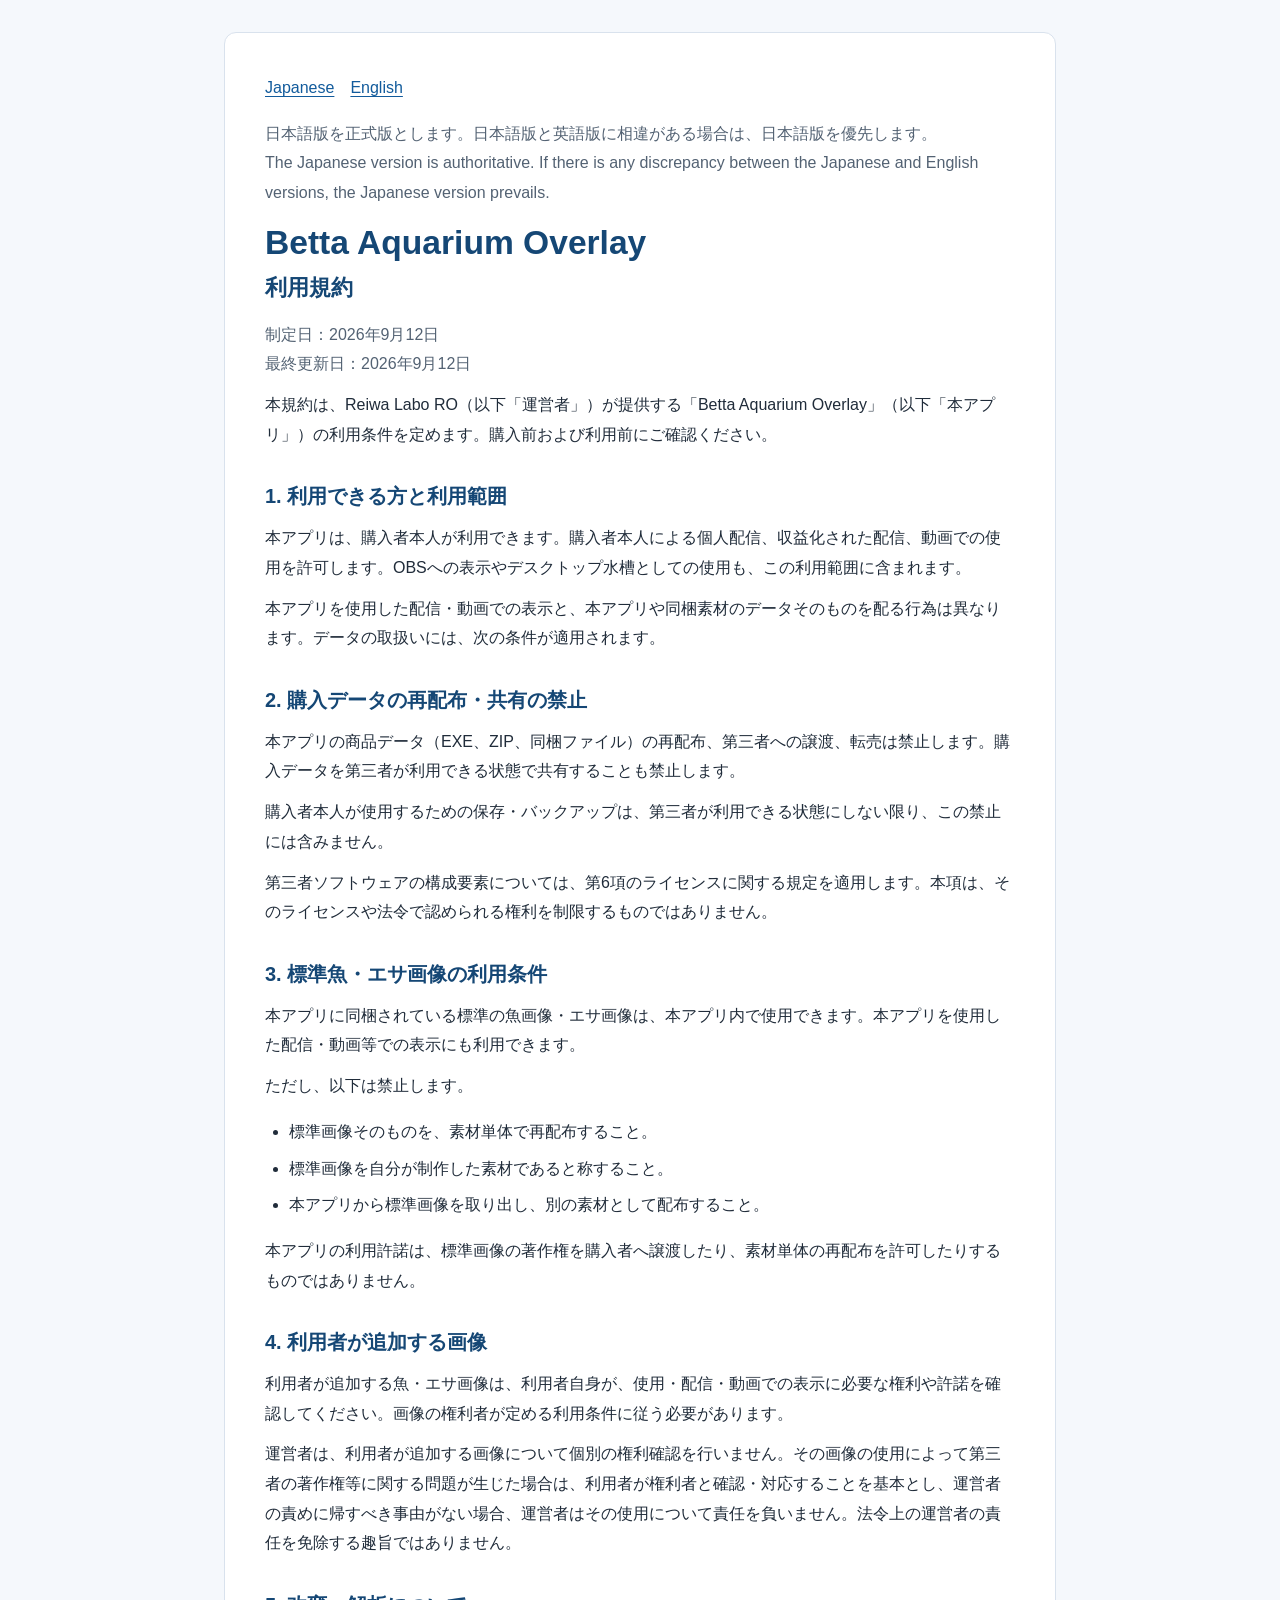
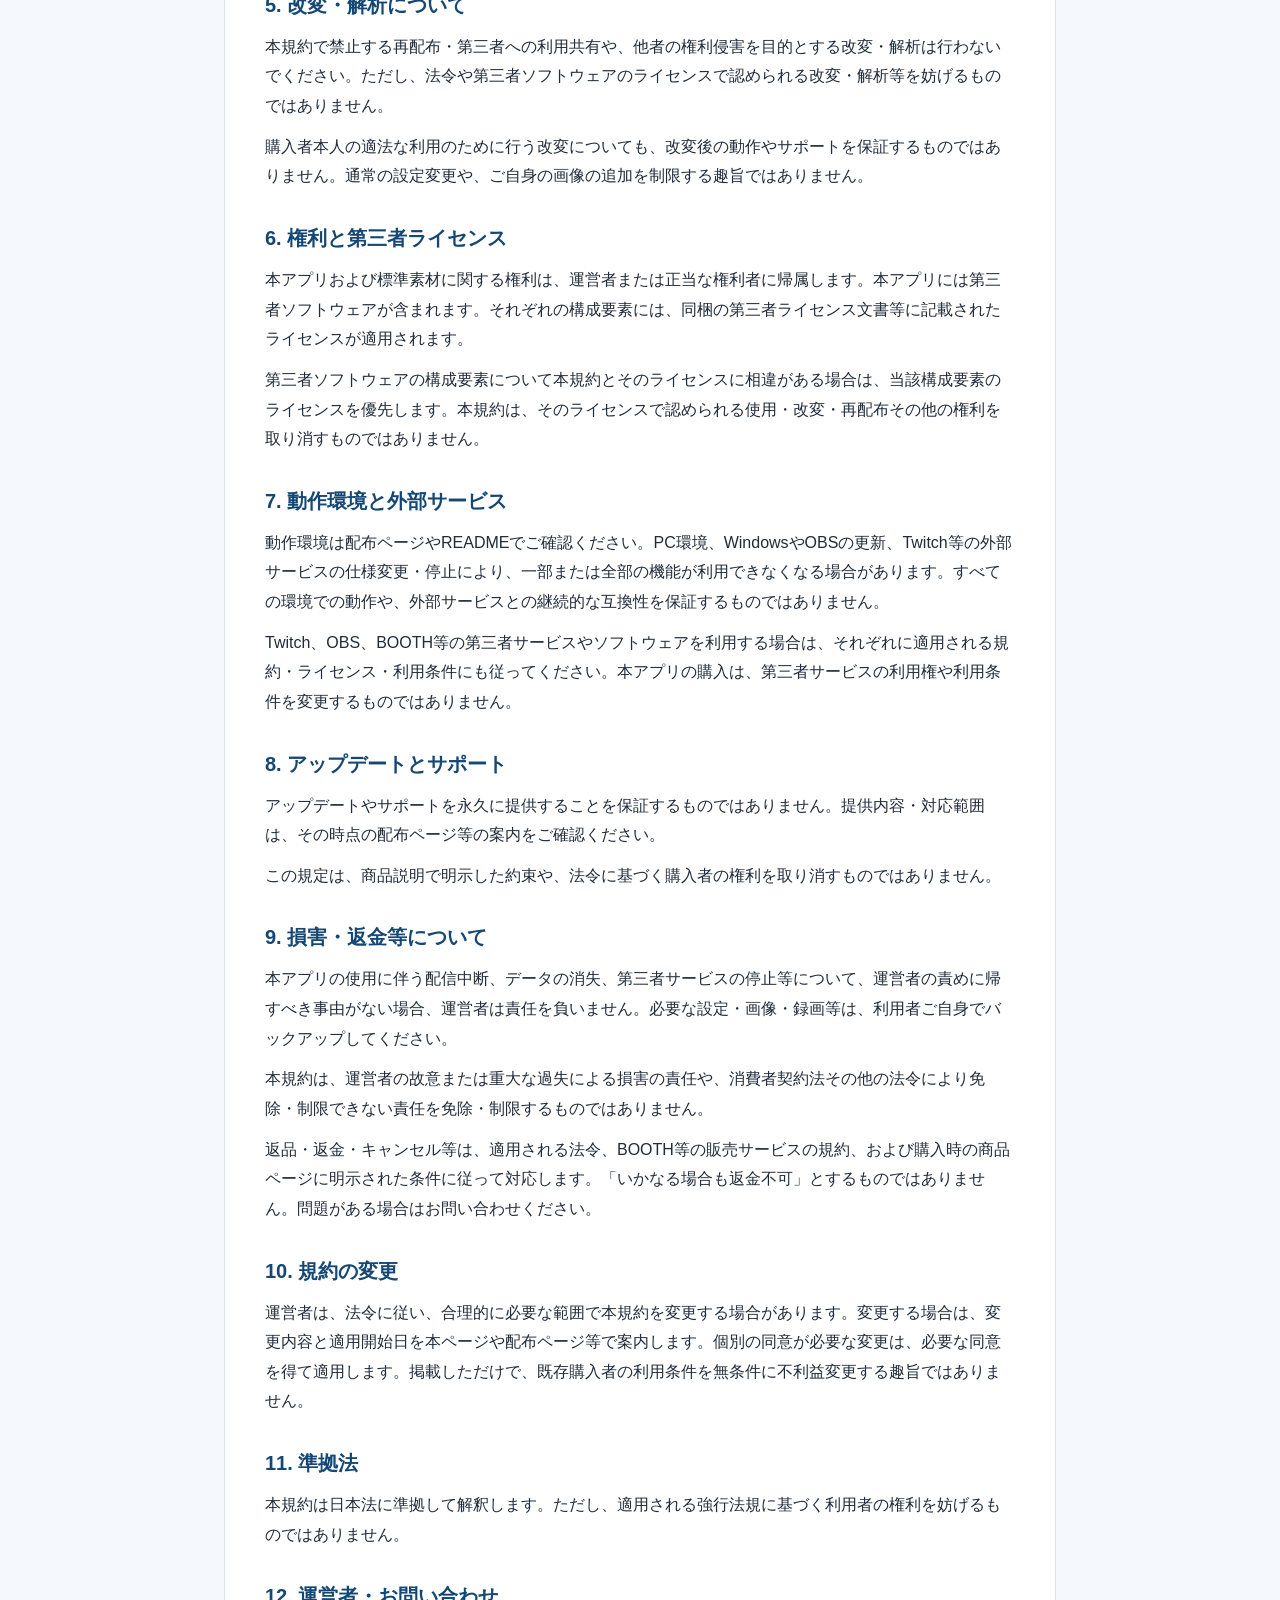
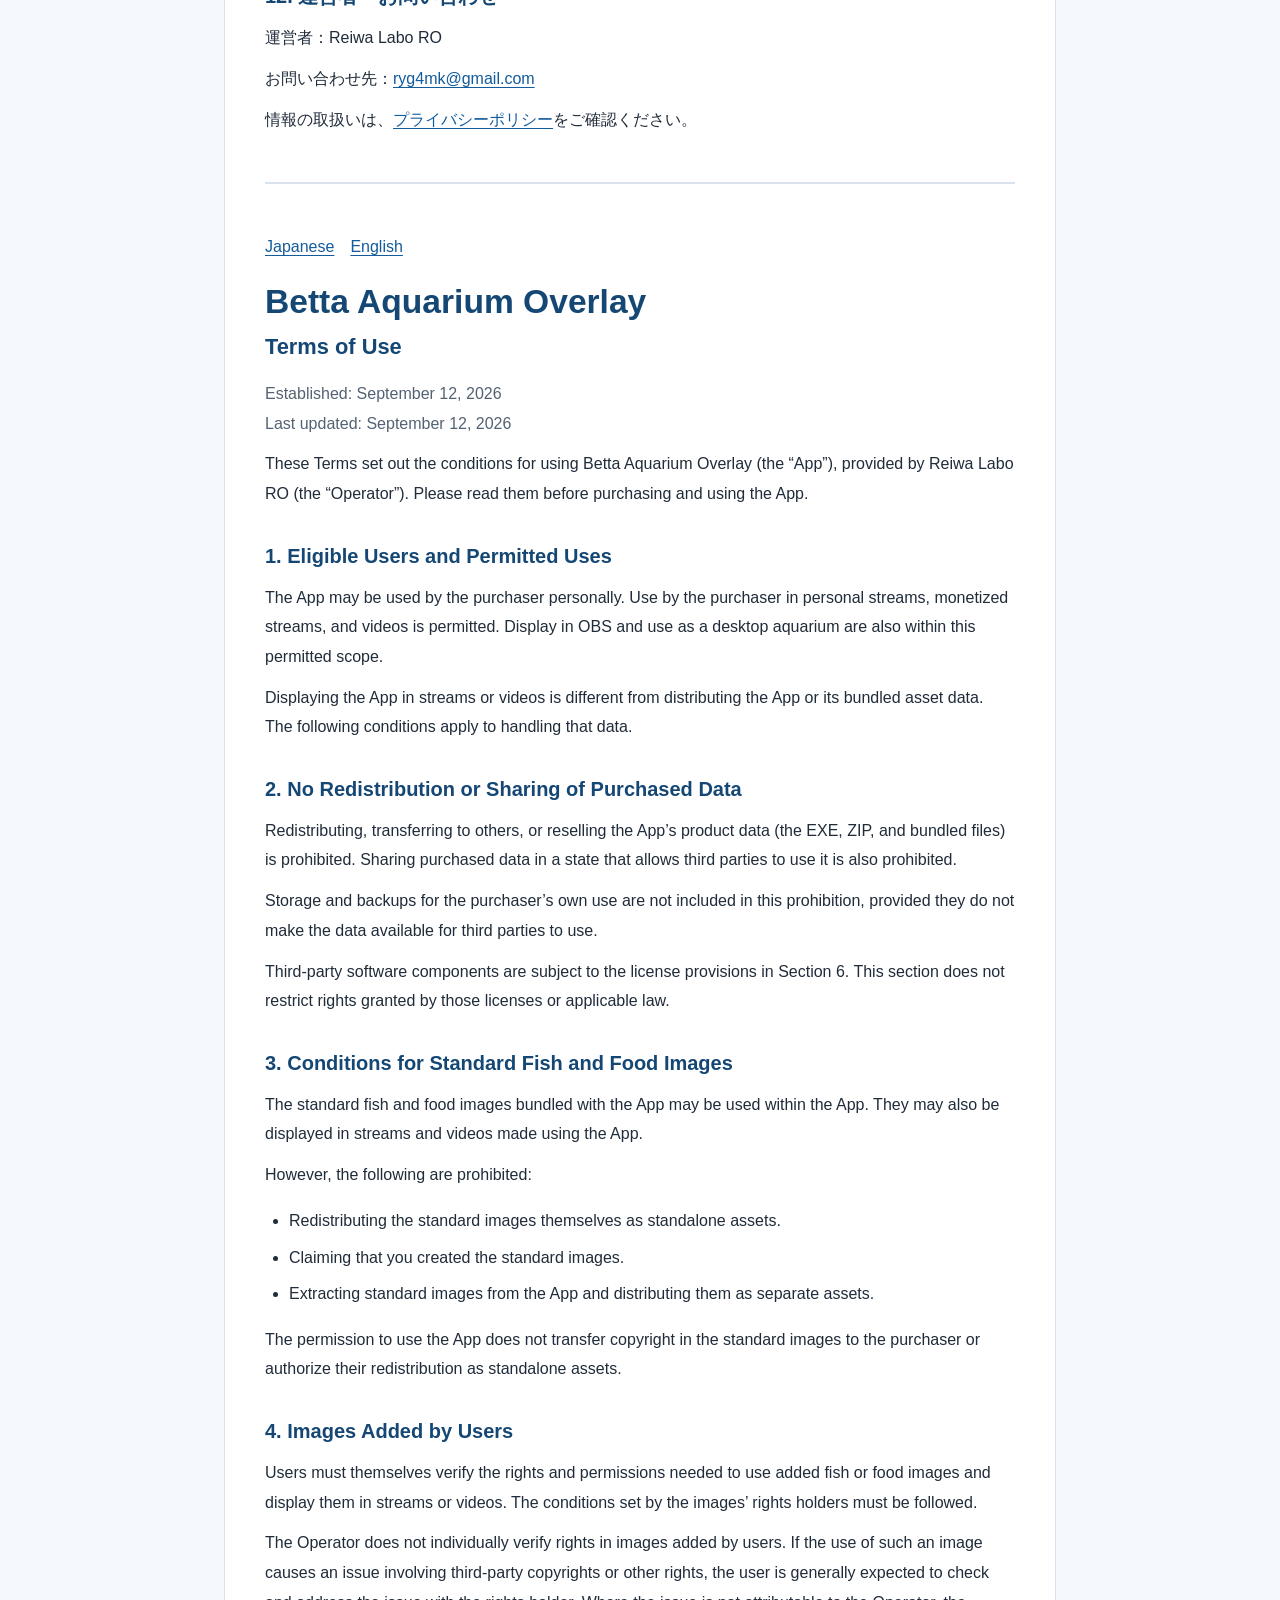
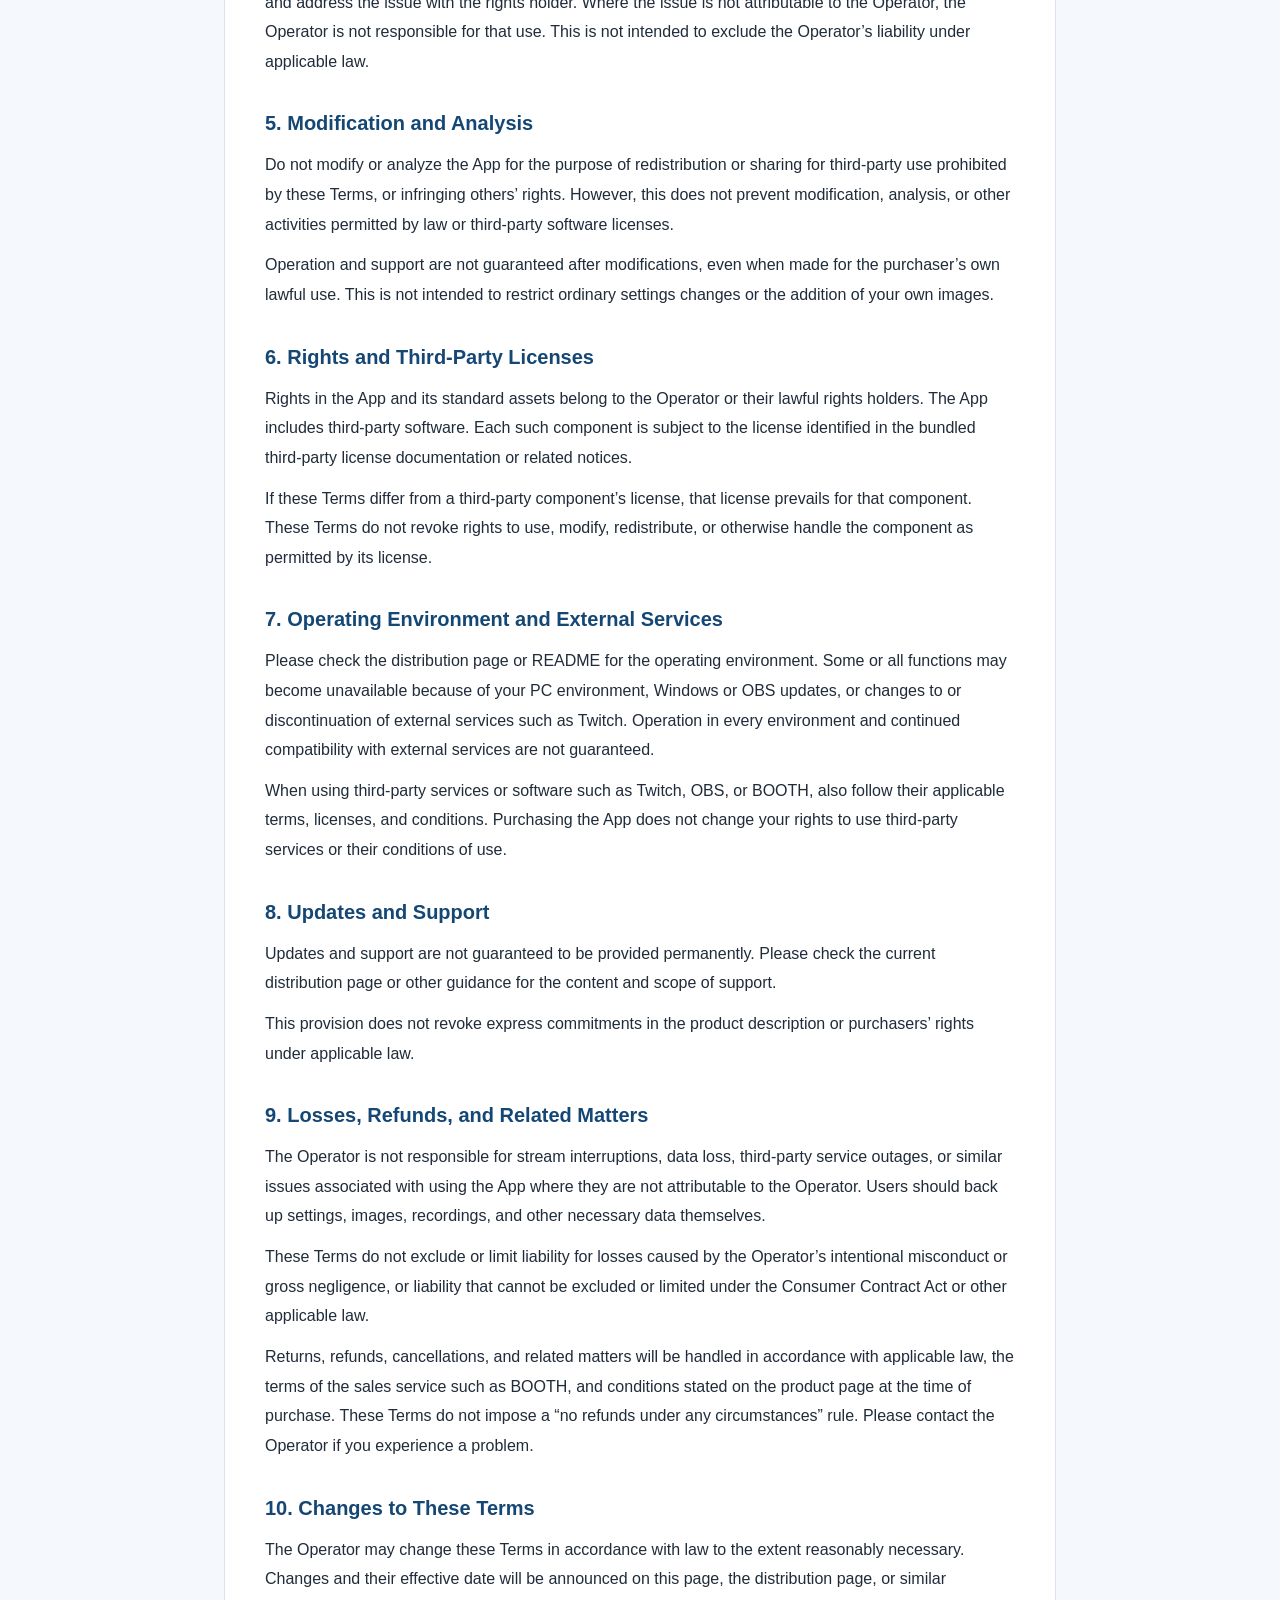
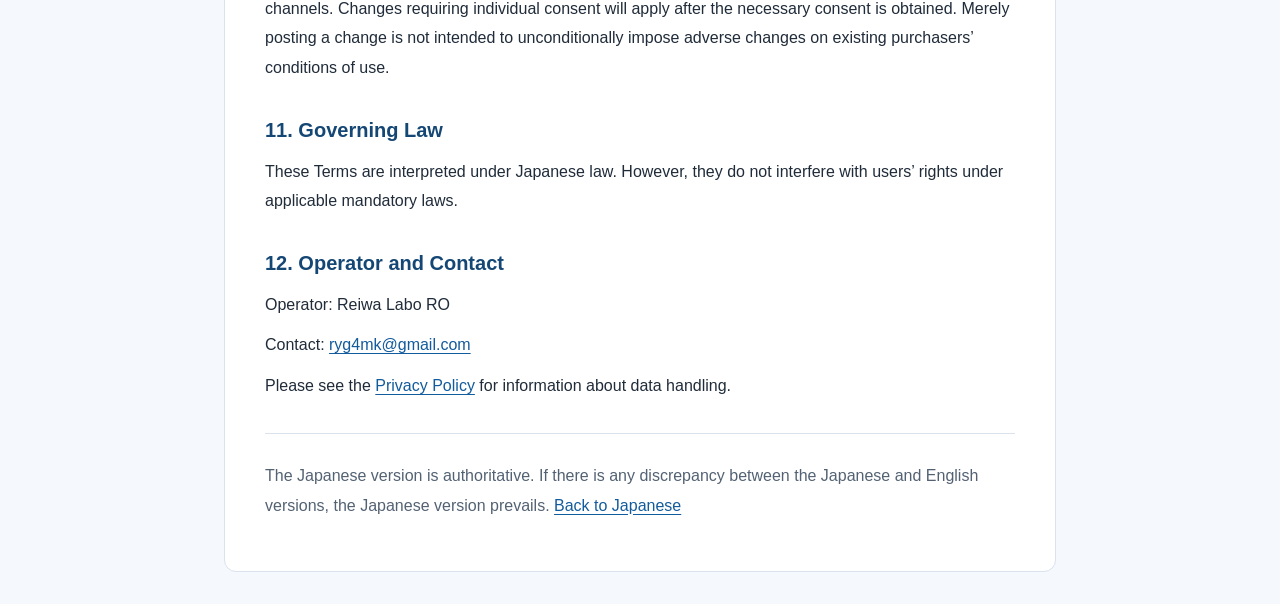
<file: terms/betta-aquarium-overlay.html>
<!DOCTYPE html>
<html lang="ja">
<head>
  <meta charset="utf-8">
  <meta name="viewport" content="width=device-width, initial-scale=1">
  <meta name="description" content="Betta Aquarium Overlayの利用規約。購入者の利用範囲、配信・動画での使用、標準画像の利用条件について。">
  <meta http-equiv="Content-Security-Policy" content="default-src 'none'; style-src 'unsafe-inline'; base-uri 'none'; form-action 'none'">
  <title>利用規約 | Betta Aquarium Overlay</title>
  <style>
    :root { color-scheme: light; font-family: -apple-system, BlinkMacSystemFont, "Segoe UI", "Noto Sans JP", Meiryo, sans-serif; color: #202c3a; background: #f5f8fc; }
    * { box-sizing: border-box; }
    body { margin: 0; font-size: 1rem; line-height: 1.85; overflow-wrap: anywhere; }
    main { max-width: 52rem; margin: 2rem auto; padding: 2.5rem; background: #fff; border: 1px solid #d9e2ed; border-radius: .75rem; }
    h1 { margin: 0 0 1rem; font-size: clamp(1.6rem, 4vw, 2.1rem); line-height: 1.45; color: #154775; }
    h1 span { display: block; font-size: .65em; margin-top: .3rem; }
    h2 { margin: 0 0 .75rem; font-size: 1.25rem; line-height: 1.5; color: #154775; }
    section { margin-top: 2rem; }
    p { margin: .7rem 0; }
    ul { padding-left: 1.5rem; }
    li { margin: .45rem 0; }
    a { color: #125b9c; text-underline-offset: .2em; }
    a:focus-visible { outline: 3px solid #125b9c; outline-offset: 3px; }
    nav { display: flex; gap: 1rem; flex-wrap: wrap; margin-bottom: 1rem; }
    .dates, .language-notice { color: #536273; }
    hr { margin: 3rem 0; border: 0; border-top: 2px solid #d9e2ed; }
    footer { margin-top: 2rem; padding-top: 1rem; border-top: 1px solid #d9e2ed; }
    @media (max-width: 600px) { main { margin: 0; padding: 1.5rem 1.1rem; border: 0; border-radius: 0; } }
    @media print { :root { background: #fff; } main { border: 0; margin: 0; padding: 0; } }
  </style>
</head>
<body>
<main>
  <nav aria-label="Language / 言語"><a href="#japanese" lang="en">Japanese</a><a href="#english" lang="en">English</a></nav>
  <p class="language-notice">日本語版を正式版とします。日本語版と英語版に相違がある場合は、日本語版を優先します。<br><span lang="en">The Japanese version is authoritative. If there is any discrepancy between the Japanese and English versions, the Japanese version prevails.</span></p>

  <article id="japanese" lang="ja">
    <header>
      <h1>Betta Aquarium Overlay<span>利用規約</span></h1>
      <p class="dates">制定日：2026年9月12日<br>最終更新日：2026年9月12日</p>
      <p>本規約は、Reiwa Labo RO（以下「運営者」）が提供する「Betta Aquarium Overlay」（以下「本アプリ」）の利用条件を定めます。購入前および利用前にご確認ください。</p>
    </header>

    <section aria-labelledby="use">
      <h2 id="use">1. 利用できる方と利用範囲</h2>
      <p>本アプリは、購入者本人が利用できます。購入者本人による個人配信、収益化された配信、動画での使用を許可します。OBSへの表示やデスクトップ水槽としての使用も、この利用範囲に含まれます。</p>
      <p>本アプリを使用した配信・動画での表示と、本アプリや同梱素材のデータそのものを配る行為は異なります。データの取扱いには、次の条件が適用されます。</p>
    </section>

    <section aria-labelledby="distribution">
      <h2 id="distribution">2. 購入データの再配布・共有の禁止</h2>
      <p>本アプリの商品データ（EXE、ZIP、同梱ファイル）の再配布、第三者への譲渡、転売は禁止します。購入データを第三者が利用できる状態で共有することも禁止します。</p>
      <p>購入者本人が使用するための保存・バックアップは、第三者が利用できる状態にしない限り、この禁止には含みません。</p>
      <p>第三者ソフトウェアの構成要素については、第6項のライセンスに関する規定を適用します。本項は、そのライセンスや法令で認められる権利を制限するものではありません。</p>
    </section>

    <section aria-labelledby="standard-images">
      <h2 id="standard-images">3. 標準魚・エサ画像の利用条件</h2>
      <p>本アプリに同梱されている標準の魚画像・エサ画像は、本アプリ内で使用できます。本アプリを使用した配信・動画等での表示にも利用できます。</p>
      <p>ただし、以下は禁止します。</p>
      <ul>
        <li>標準画像そのものを、素材単体で再配布すること。</li>
        <li>標準画像を自分が制作した素材であると称すること。</li>
        <li>本アプリから標準画像を取り出し、別の素材として配布すること。</li>
      </ul>
      <p>本アプリの利用許諾は、標準画像の著作権を購入者へ譲渡したり、素材単体の再配布を許可したりするものではありません。</p>
    </section>

    <section aria-labelledby="added-images">
      <h2 id="added-images">4. 利用者が追加する画像</h2>
      <p>利用者が追加する魚・エサ画像は、利用者自身が、使用・配信・動画での表示に必要な権利や許諾を確認してください。画像の権利者が定める利用条件に従う必要があります。</p>
      <p>運営者は、利用者が追加する画像について個別の権利確認を行いません。その画像の使用によって第三者の著作権等に関する問題が生じた場合は、利用者が権利者と確認・対応することを基本とし、運営者の責めに帰すべき事由がない場合、運営者はその使用について責任を負いません。法令上の運営者の責任を免除する趣旨ではありません。</p>
    </section>

    <section aria-labelledby="modification">
      <h2 id="modification">5. 改変・解析について</h2>
      <p>本規約で禁止する再配布・第三者への利用共有や、他者の権利侵害を目的とする改変・解析は行わないでください。ただし、法令や第三者ソフトウェアのライセンスで認められる改変・解析等を妨げるものではありません。</p>
      <p>購入者本人の適法な利用のために行う改変についても、改変後の動作やサポートを保証するものではありません。通常の設定変更や、ご自身の画像の追加を制限する趣旨ではありません。</p>
    </section>

    <section aria-labelledby="licenses">
      <h2 id="licenses">6. 権利と第三者ライセンス</h2>
      <p>本アプリおよび標準素材に関する権利は、運営者または正当な権利者に帰属します。本アプリには第三者ソフトウェアが含まれます。それぞれの構成要素には、同梱の第三者ライセンス文書等に記載されたライセンスが適用されます。</p>
      <p>第三者ソフトウェアの構成要素について本規約とそのライセンスに相違がある場合は、当該構成要素のライセンスを優先します。本規約は、そのライセンスで認められる使用・改変・再配布その他の権利を取り消すものではありません。</p>
    </section>

    <section aria-labelledby="environment">
      <h2 id="environment">7. 動作環境と外部サービス</h2>
      <p>動作環境は配布ページやREADMEでご確認ください。PC環境、WindowsやOBSの更新、Twitch等の外部サービスの仕様変更・停止により、一部または全部の機能が利用できなくなる場合があります。すべての環境での動作や、外部サービスとの継続的な互換性を保証するものではありません。</p>
      <p>Twitch、OBS、BOOTH等の第三者サービスやソフトウェアを利用する場合は、それぞれに適用される規約・ライセンス・利用条件にも従ってください。本アプリの購入は、第三者サービスの利用権や利用条件を変更するものではありません。</p>
    </section>

    <section aria-labelledby="support">
      <h2 id="support">8. アップデートとサポート</h2>
      <p>アップデートやサポートを永久に提供することを保証するものではありません。提供内容・対応範囲は、その時点の配布ページ等の案内をご確認ください。</p>
      <p>この規定は、商品説明で明示した約束や、法令に基づく購入者の権利を取り消すものではありません。</p>
    </section>

    <section aria-labelledby="liability">
      <h2 id="liability">9. 損害・返金等について</h2>
      <p>本アプリの使用に伴う配信中断、データの消失、第三者サービスの停止等について、運営者の責めに帰すべき事由がない場合、運営者は責任を負いません。必要な設定・画像・録画等は、利用者ご自身でバックアップしてください。</p>
      <p>本規約は、運営者の故意または重大な過失による損害の責任や、消費者契約法その他の法令により免除・制限できない責任を免除・制限するものではありません。</p>
      <p>返品・返金・キャンセル等は、適用される法令、BOOTH等の販売サービスの規約、および購入時の商品ページに明示された条件に従って対応します。「いかなる場合も返金不可」とするものではありません。問題がある場合はお問い合わせください。</p>
    </section>

    <section aria-labelledby="changes">
      <h2 id="changes">10. 規約の変更</h2>
      <p>運営者は、法令に従い、合理的に必要な範囲で本規約を変更する場合があります。変更する場合は、変更内容と適用開始日を本ページや配布ページ等で案内します。個別の同意が必要な変更は、必要な同意を得て適用します。掲載しただけで、既存購入者の利用条件を無条件に不利益変更する趣旨ではありません。</p>
    </section>

    <section aria-labelledby="law">
      <h2 id="law">11. 準拠法</h2>
      <p>本規約は日本法に準拠して解釈します。ただし、適用される強行法規に基づく利用者の権利を妨げるものではありません。</p>
    </section>

    <section aria-labelledby="contact">
      <h2 id="contact">12. 運営者・お問い合わせ</h2>
      <p>運営者：Reiwa Labo RO</p>
      <p>お問い合わせ先：<a href="mailto:ryg4mk@gmail.com">ryg4mk@gmail.com</a></p>
      <p>情報の取扱いは、<a href="https://ryg4mk.github.io/privacy/betta-aquarium-overlay.html">プライバシーポリシー</a>をご確認ください。</p>
    </section>
  </article>

  <hr>
  <article id="english" lang="en">
    <nav aria-label="Language"><a href="#japanese">Japanese</a><a href="#english">English</a></nav>
    <header>
      <h1>Betta Aquarium Overlay<span>Terms of Use</span></h1>
      <p class="dates">Established: September 12, 2026<br>Last updated: September 12, 2026</p>
      <p>These Terms set out the conditions for using Betta Aquarium Overlay (the “App”), provided by Reiwa Labo RO (the “Operator”). Please read them before purchasing and using the App.</p>
    </header>

    <section aria-labelledby="en-use">
      <h2 id="en-use">1. Eligible Users and Permitted Uses</h2>
      <p>The App may be used by the purchaser personally. Use by the purchaser in personal streams, monetized streams, and videos is permitted. Display in OBS and use as a desktop aquarium are also within this permitted scope.</p>
      <p>Displaying the App in streams or videos is different from distributing the App or its bundled asset data. The following conditions apply to handling that data.</p>
    </section>

    <section aria-labelledby="en-distribution">
      <h2 id="en-distribution">2. No Redistribution or Sharing of Purchased Data</h2>
      <p>Redistributing, transferring to others, or reselling the App’s product data (the EXE, ZIP, and bundled files) is prohibited. Sharing purchased data in a state that allows third parties to use it is also prohibited.</p>
      <p>Storage and backups for the purchaser’s own use are not included in this prohibition, provided they do not make the data available for third parties to use.</p>
      <p>Third-party software components are subject to the license provisions in Section 6. This section does not restrict rights granted by those licenses or applicable law.</p>
    </section>

    <section aria-labelledby="en-standard-images">
      <h2 id="en-standard-images">3. Conditions for Standard Fish and Food Images</h2>
      <p>The standard fish and food images bundled with the App may be used within the App. They may also be displayed in streams and videos made using the App.</p>
      <p>However, the following are prohibited:</p>
      <ul>
        <li>Redistributing the standard images themselves as standalone assets.</li>
        <li>Claiming that you created the standard images.</li>
        <li>Extracting standard images from the App and distributing them as separate assets.</li>
      </ul>
      <p>The permission to use the App does not transfer copyright in the standard images to the purchaser or authorize their redistribution as standalone assets.</p>
    </section>

    <section aria-labelledby="en-added-images">
      <h2 id="en-added-images">4. Images Added by Users</h2>
      <p>Users must themselves verify the rights and permissions needed to use added fish or food images and display them in streams or videos. The conditions set by the images’ rights holders must be followed.</p>
      <p>The Operator does not individually verify rights in images added by users. If the use of such an image causes an issue involving third-party copyrights or other rights, the user is generally expected to check and address the issue with the rights holder. Where the issue is not attributable to the Operator, the Operator is not responsible for that use. This is not intended to exclude the Operator’s liability under applicable law.</p>
    </section>

    <section aria-labelledby="en-modification">
      <h2 id="en-modification">5. Modification and Analysis</h2>
      <p>Do not modify or analyze the App for the purpose of redistribution or sharing for third-party use prohibited by these Terms, or infringing others’ rights. However, this does not prevent modification, analysis, or other activities permitted by law or third-party software licenses.</p>
      <p>Operation and support are not guaranteed after modifications, even when made for the purchaser’s own lawful use. This is not intended to restrict ordinary settings changes or the addition of your own images.</p>
    </section>

    <section aria-labelledby="en-licenses">
      <h2 id="en-licenses">6. Rights and Third-Party Licenses</h2>
      <p>Rights in the App and its standard assets belong to the Operator or their lawful rights holders. The App includes third-party software. Each such component is subject to the license identified in the bundled third-party license documentation or related notices.</p>
      <p>If these Terms differ from a third-party component’s license, that license prevails for that component. These Terms do not revoke rights to use, modify, redistribute, or otherwise handle the component as permitted by its license.</p>
    </section>

    <section aria-labelledby="en-environment">
      <h2 id="en-environment">7. Operating Environment and External Services</h2>
      <p>Please check the distribution page or README for the operating environment. Some or all functions may become unavailable because of your PC environment, Windows or OBS updates, or changes to or discontinuation of external services such as Twitch. Operation in every environment and continued compatibility with external services are not guaranteed.</p>
      <p>When using third-party services or software such as Twitch, OBS, or BOOTH, also follow their applicable terms, licenses, and conditions. Purchasing the App does not change your rights to use third-party services or their conditions of use.</p>
    </section>

    <section aria-labelledby="en-support">
      <h2 id="en-support">8. Updates and Support</h2>
      <p>Updates and support are not guaranteed to be provided permanently. Please check the current distribution page or other guidance for the content and scope of support.</p>
      <p>This provision does not revoke express commitments in the product description or purchasers’ rights under applicable law.</p>
    </section>

    <section aria-labelledby="en-liability">
      <h2 id="en-liability">9. Losses, Refunds, and Related Matters</h2>
      <p>The Operator is not responsible for stream interruptions, data loss, third-party service outages, or similar issues associated with using the App where they are not attributable to the Operator. Users should back up settings, images, recordings, and other necessary data themselves.</p>
      <p>These Terms do not exclude or limit liability for losses caused by the Operator’s intentional misconduct or gross negligence, or liability that cannot be excluded or limited under the Consumer Contract Act or other applicable law.</p>
      <p>Returns, refunds, cancellations, and related matters will be handled in accordance with applicable law, the terms of the sales service such as BOOTH, and conditions stated on the product page at the time of purchase. These Terms do not impose a “no refunds under any circumstances” rule. Please contact the Operator if you experience a problem.</p>
    </section>

    <section aria-labelledby="en-changes">
      <h2 id="en-changes">10. Changes to These Terms</h2>
      <p>The Operator may change these Terms in accordance with law to the extent reasonably necessary. Changes and their effective date will be announced on this page, the distribution page, or similar channels. Changes requiring individual consent will apply after the necessary consent is obtained. Merely posting a change is not intended to unconditionally impose adverse changes on existing purchasers’ conditions of use.</p>
    </section>

    <section aria-labelledby="en-law">
      <h2 id="en-law">11. Governing Law</h2>
      <p>These Terms are interpreted under Japanese law. However, they do not interfere with users’ rights under applicable mandatory laws.</p>
    </section>

    <section aria-labelledby="en-contact">
      <h2 id="en-contact">12. Operator and Contact</h2>
      <p>Operator: Reiwa Labo RO</p>
      <p>Contact: <a href="mailto:ryg4mk@gmail.com">ryg4mk@gmail.com</a></p>
      <p>Please see the <a href="https://ryg4mk.github.io/privacy/betta-aquarium-overlay.html#english">Privacy Policy</a> for information about data handling.</p>
    </section>
    <footer>
      <p class="language-notice">The Japanese version is authoritative. If there is any discrepancy between the Japanese and English versions, the Japanese version prevails. <a href="#japanese">Back to Japanese</a></p>
    </footer>
  </article>
</main>
</body>
</html>
</file>
<file: css/style.css>
:root {
  --ink: #3f382e;
  --muted: #6f675c;
  --cream: #fffaf0;
  --white: #ffffff;
  --banana: #ffcf4a;
  --banana-dark: #e69d18;
  --mint: #bdecc6;
  --green: #53a769;
  --coral: #ff8b78;
  --sky: #9eddf2;
  --purple: #9682d8;
  --shadow: 0 14px 35px rgba(103, 81, 40, 0.13);
}

* {
  box-sizing: border-box;
}

html {
  scroll-behavior: smooth;
  max-width: 100%;
  overflow-x: clip;
}

body {
  margin: 0;
  max-width: 100%;
  overflow-x: clip;
  color: var(--ink);
  background: var(--cream);
  font-family: "Hiragino Maru Gothic ProN", "Yu Gothic", "Meiryo", system-ui, sans-serif;
  line-height: 1.75;
}

a {
  color: inherit;
}

[lang="en"] {
  letter-spacing: 0.01em;
}

.site-header {
  position: sticky;
  z-index: 10;
  top: 0;
  background: rgba(255, 250, 240, 0.94);
  border-bottom: 2px solid rgba(255, 207, 74, 0.45);
  backdrop-filter: blur(10px);
}

.header-inner {
  display: flex;
  align-items: center;
  justify-content: space-between;
  width: min(1120px, calc(100% - 40px));
  min-height: 72px;
  margin: 0 auto;
}

.brand {
  display: inline-flex;
  gap: 10px;
  align-items: center;
  font-size: clamp(1rem, 3vw, 1.35rem);
  font-weight: 900;
  text-decoration: none;
}

.brand-mark {
  display: grid;
  width: 42px;
  height: 42px;
  place-items: center;
  background: var(--banana);
  border: 2px solid var(--ink);
  border-radius: 50%;
  box-shadow: 3px 3px 0 var(--ink);
}

nav {
  display: flex;
  gap: 10px;
}

nav a {
  padding: 8px 12px;
  border-radius: 999px;
  font-weight: 800;
  text-decoration: none;
}

nav a:hover {
  background: #fff0b3;
}

.hero {
  display: grid;
  grid-template-columns: 1fr;
  gap: 48px;
  align-items: center;
  width: min(1120px, calc(100% - 40px));
  margin: 0 auto;
  padding: 80px 0;
}

.eyebrow {
  margin: 0 0 8px;
  color: #98701b;
  font-size: 0.78rem;
  font-weight: 900;
  letter-spacing: 0.16em;
}

h1,
h2,
h3,
p {
  overflow-wrap: anywhere;
}

h1 {
  margin: 0;
  font-size: clamp(3rem, 8vw, 6.4rem);
  line-height: 0.95;
  letter-spacing: -0.06em;
}

.hero-copy {
  max-width: 700px;
  margin: 28px 0 32px;
  color: var(--muted);
  font-size: clamp(1rem, 2vw, 1.22rem);
}

.hero-copy span {
  display: block;
  margin-top: 6px;
}

.primary-button,
.email-link {
  display: inline-block;
  padding: 13px 22px;
  color: var(--ink);
  background: var(--banana);
  border: 2px solid var(--ink);
  border-radius: 999px;
  box-shadow: 4px 4px 0 var(--ink);
  font-weight: 900;
  text-decoration: none;
  transition: transform 160ms ease, box-shadow 160ms ease;
}

.primary-button:hover,
.email-link:hover {
  transform: translate(2px, 2px);
  box-shadow: 2px 2px 0 var(--ink);
}

.hero-image {
  display: block;
  width: 100%;
  height: auto;
  object-fit: contain;
  border: 3px solid var(--ink);
  border-radius: 24px;
  box-shadow: 12px 12px 0 #f3b932;
}

.apps-section {
  width: 100%;
  max-width: none;
  padding: 90px 20px;
  background: var(--white);
  border-block: 2px solid #f5e7c7;
}

.section-heading {
  width: min(100%, 1120px);
  max-width: 690px;
  margin: 0 auto 42px;
}

h2 {
  margin: 0 0 12px;
  font-size: clamp(2rem, 5vw, 3.4rem);
  line-height: 1.2;
}

.section-heading p:not(.eyebrow) {
  margin: 3px 0;
  color: var(--muted);
}

.app-grid {
  display: grid;
  grid-template-columns: minmax(0, 1fr);
  gap: 24px;
  width: min(100%, 1120px);
  max-width: 1120px;
  margin: 0 auto;
}

.app-card {
  display: grid;
  overflow: hidden;
  grid-template-columns: 220px minmax(0, 1fr);
  width: 100%;
  max-width: 100%;
  min-width: 0;
  margin: 0 auto;
  background: var(--cream);
  border: 2px solid var(--ink);
  border-radius: 28px;
  box-shadow: var(--shadow);
}

.app-icon-wrap {
  display: grid;
  min-height: 220px;
  padding: 20px;
  place-items: center;
  background: #fff2b4;
  border-right: 2px solid var(--ink);
}

.app-icon {
  display: block;
  width: min(180px, 100%);
  aspect-ratio: 1;
  object-fit: cover;
  color: var(--muted);
  background: #f2e8cd;
  border: 2px solid rgba(63, 56, 46, 0.2);
  border-radius: 25%;
  box-shadow: 6px 6px 0 rgba(63, 56, 46, 0.18);
}

.app-content {
  display: flex;
  flex: 1;
  flex-direction: column;
  padding: 26px;
}

.app-number {
  margin: 0 0 5px;
  color: #98701b;
  font-size: 0.75rem;
  font-weight: 900;
  letter-spacing: 0.14em;
}

.app-heading-line {
  display: flex;
  gap: 12px;
  align-items: center;
  justify-content: space-between;
  margin-bottom: 5px;
}

.app-heading-line .app-number {
  margin: 0;
}

h3 {
  margin: 0 0 13px;
  font-size: 1.45rem;
  line-height: 1.35;
}

.english-name {
  display: block;
  margin-top: 4px;
  color: var(--muted);
  font-size: 0.72em;
  font-weight: 700;
}

.app-content > p:not(.app-number) {
  margin: 0 0 7px;
  color: var(--muted);
  font-size: 0.94rem;
}

.app-links {
  display: grid;
  grid-template-columns: minmax(160px, 0.7fr) minmax(240px, 1.3fr);
  gap: 11px;
  margin-top: auto;
  padding-top: 22px;
}

.app-links.single-link {
  grid-template-columns: 1fr;
}

.store-link,
.policy-link,
.store-status {
  display: flex;
  align-items: center;
  justify-content: center;
  padding: 10px 13px;
  border: 2px solid var(--ink);
  border-radius: 12px;
  font-size: 0.86rem;
  font-weight: 900;
  text-align: center;
  text-decoration: none;
}

.store-link {
  color: var(--white);
  background: var(--green);
  box-shadow: 3px 3px 0 var(--ink);
}

.store-link:hover,
.policy-link:hover {
  filter: brightness(1.06);
  transform: translate(1px, 1px);
}

.store-status {
  color: #6f5b2d;
  background: #f6ebca;
  border-color: #c9aa5d;
}

.policy-link {
  background: var(--white);
  box-shadow: 3px 3px 0 var(--ink);
}

.app-card-upcoming {
  background: #fffdf8;
  border-style: dashed;
}

.app-card-upcoming .app-icon {
  filter: saturate(0.65);
}

.upcoming-badge {
  flex: 0 0 auto;
  padding: 5px 10px;
  color: #6f5b2d;
  background: var(--banana);
  border: 2px solid var(--ink);
  border-radius: 999px;
  font-size: 0.75rem;
  font-weight: 900;
}

.contact-section {
  width: min(900px, calc(100% - 40px));
  margin: 0 auto;
  padding: 100px 0;
}

.contact-card {
  display: flex;
  gap: 30px;
  align-items: center;
  padding: clamp(28px, 6vw, 55px);
  background: #fff2b4;
  border: 3px solid var(--ink);
  border-radius: 35px;
  box-shadow: 10px 10px 0 var(--banana);
}

.contact-icon {
  display: grid;
  flex: 0 0 auto;
  width: 100px;
  height: 100px;
  place-items: center;
  background: var(--white);
  border: 3px solid var(--ink);
  border-radius: 50%;
  font-size: 3rem;
}

.contact-card p {
  margin: 3px 0;
  color: var(--muted);
}

.email-link {
  margin-top: 20px;
}

footer {
  padding: 35px 20px;
  text-align: center;
  background: var(--ink);
  color: var(--white);
}

footer p {
  margin: 2px 0;
}

:focus-visible {
  outline: 4px solid #087db2;
  outline-offset: 4px;
}

@media (max-width: 900px) {
  .hero {
    min-height: auto;
  }

  .hero-image {
    box-shadow: 8px 8px 0 #f3b932;
  }

  .app-card {
    grid-template-columns: 190px minmax(0, 1fr);
  }

  .app-links {
    grid-template-columns: 1fr;
  }
}

@media (max-width: 768px) {
  .apps-section {
    width: 100%;
    padding: 72px 20px;
  }

  .app-grid {
    grid-template-columns: minmax(0, 1fr);
    width: 100%;
    max-width: 100%;
  }

  .app-card {
    grid-template-columns: minmax(0, 1fr);
    width: 100%;
    max-width: 100%;
    min-width: 0;
  }

  .app-icon-wrap {
    min-width: 0;
    border-right: 0;
    border-bottom: 2px solid var(--ink);
  }
}

@media (max-width: 620px) {
  .header-inner {
    width: min(100% - 24px, 1120px);
    min-height: 64px;
  }

  .brand-mark {
    width: 36px;
    height: 36px;
  }

  nav {
    gap: 0;
  }

  nav a {
    padding: 8px;
    font-size: 0.8rem;
  }

  .hero {
    width: min(100% - 28px, 1120px);
    gap: 42px;
    padding: 60px 0 70px;
  }

  h1 {
    font-size: clamp(2.8rem, 14vw, 4.4rem);
  }

  .hero-image {
    border-width: 2px;
    border-radius: 18px;
    box-shadow: 6px 6px 0 #f3b932;
  }

  .apps-section {
    padding-inline: 16px;
  }

  .app-icon-wrap {
    min-height: 210px;
    border-right: 0;
    border-bottom: 2px solid var(--ink);
  }

  .app-icon {
    width: 160px;
  }

  .contact-card {
    align-items: flex-start;
    flex-direction: column;
  }

  .contact-icon {
    width: 75px;
    height: 75px;
    font-size: 2.2rem;
  }

  .email-link {
    width: 100%;
    padding-inline: 12px;
    text-align: center;
  }
}

@media (prefers-reduced-motion: reduce) {
  html {
    scroll-behavior: auto;
  }

  *,
  *::before,
  *::after {
    transition-duration: 0.01ms !important;
  }
}


/* Roo's Workshop homepage theme */
.home-page {
  --ink: #30334f;
  --muted: #626785;
  --cream: #f6f7fc;
  --white: #ffffff;
  --banana: #b8c0f2;
  --banana-dark: #7078b9;
  --mint: #dce2f8;
  --green: #737fbd;
  --coral: #c7aabd;
  --sky: #cbdaf4;
  --purple: #8f91cf;
  --shadow: 0 14px 34px rgba(69, 73, 117, 0.11);
  background: #f6f7fc;
  color: #30334f;
}

.home-page .site-header {
  background: rgba(246, 247, 252, 0.94);
  border-bottom-color: rgba(143, 145, 207, 0.3);
}

.home-page .brand-mark {
  color: #ffffff;
  background: linear-gradient(145deg, #cbd1f7, #9da7df);
  border-color: #454966;
  box-shadow: 3px 3px 0 #454966;
}

.home-page nav a:hover {
  background: #e7e9f8;
}

.home-page .eyebrow,
.home-page .app-number {
  color: #7479b8;
}

.home-page .primary-button,
.home-page .email-link {
  background: #b8c0f2;
  border-color: #454966;
  box-shadow: 4px 4px 0 #454966;
}

.home-page .hero {
  gap: 38px;
}

.home-page .hero-image {
  border-color: #555a7b;
  box-shadow: 12px 12px 0 #c5caf0;
}

.home-page .apps-section {
  background: #fbfbfe;
  border-block-color: #e2e4f2;
}

.home-page .app-card {
  background: #f8f8fd;
  border-color: #555a73;
}

.home-page .app-icon-wrap {
  background: #e9ebf8;
  border-color: #555a73;
}

.home-page .app-icon {
  background: #eef0f8;
  border-color: rgba(69, 73, 102, 0.18);
  box-shadow: 6px 6px 0 rgba(69, 73, 102, 0.13);
}

.home-page .store-link {
  background: #747fbd;
  border-color: #454966;
  box-shadow: 3px 3px 0 #454966;
}

.home-page .policy-link {
  border-color: #555a73;
  box-shadow: 3px 3px 0 #555a73;
}

.home-page .contact-card {
  background: #e9ebf8;
  border-color: #555a73;
  box-shadow: 10px 10px 0 #c5caf0;
}

.home-page .contact-icon {
  border-color: #555a73;
  background: #ffffff;
}

.home-page footer {
  background: #30334f;
}

.home-page :focus-visible {
  outline-color: #747fbd;
}

@media (max-width: 900px) {
  .home-page .hero-image {
    box-shadow: 8px 8px 0 #c5caf0;
  }
}

@media (max-width: 620px) {
  .home-page .brand {
    gap: 7px;
    font-size: 0.98rem;
  }

  .home-page .hero {
    gap: 32px;
  }

  .home-page .hero-image {
    box-shadow: 6px 6px 0 #c5caf0;
  }
}
</file>
<file: css/browser-games.css>
.browser-games-page{
  background:#f5fbf1;
}

.browser-games-header{
  width:min(1080px,calc(100% - 32px));
  margin:0 auto;
  padding:22px 0 0;
}

.browser-games-home-link{
  display:inline-flex;
  gap:8px;
  align-items:center;
  min-height:44px;
  padding:8px 14px;
  border:2px solid var(--ink);
  border-radius:999px;
  background:var(--white);
  box-shadow:3px 3px 0 var(--ink);
  font-weight:900;
  text-decoration:none;
}

.browser-games-home-link:hover{
  transform:translate(1px,1px);
  box-shadow:2px 2px 0 var(--ink);
}

.browser-games-hero{
  width:min(820px,calc(100% - 32px));
  margin:0 auto;
  padding:68px 0 62px;
  text-align:center;
}

.browser-games-kicker{
  margin:0 0 8px;
  color:#4c7d50;
  font-size:.78rem;
  font-weight:900;
  letter-spacing:.17em;
}

.browser-games-hero h1{
  margin:0;
  font-size:clamp(2.7rem,9vw,5.7rem);
  line-height:.98;
}

.browser-games-tagline{
  margin:24px 0 8px;
  font-size:clamp(1.1rem,3vw,1.45rem);
  font-weight:900;
}

.browser-games-intro{
  max-width:650px;
  margin:0 auto;
  color:var(--muted);
}

.browser-games-list{
  padding:68px 16px 88px;
  background:var(--white);
  border-block:2px solid #dcebd7;
}

.browser-games-section-heading,
.browser-game-card,
.browser-games-about{
  width:min(100%,1000px);
  margin-inline:auto;
}

.browser-games-section-heading{
  margin-bottom:28px;
}

.browser-games-section-heading h2,
.browser-games-about h2{
  margin-bottom:8px;
}

.browser-game-card{
  display:grid;
  grid-template-columns:minmax(260px,.82fr) minmax(0,1.18fr);
  overflow:hidden;
  border:3px solid var(--ink);
  border-radius:32px;
  background:#f0f8ec;
  box-shadow:10px 10px 0 #9acb91;
}

.browser-game-preview{
  position:relative;
  display:grid;
  min-height:520px;
  padding:30px 24px;
  place-items:center;
  background:#dcebd7;
  border-right:3px solid var(--ink);
}

.browser-game-preview-label{
  position:absolute;
  z-index:2;
  top:14px;
  left:16px;
  padding:5px 9px;
  color:#fff;
  background:var(--ink);
  border-radius:999px;
  font-size:.68rem;
  font-weight:900;
  letter-spacing:.08em;
}

.browser-game-preview iframe{
  display:block;
  width:min(100%,270px);
  aspect-ratio:9/16;
  border:2px solid var(--ink);
  border-radius:22px;
  background:#204924;
  box-shadow:6px 6px 0 rgba(74,56,46,.22);
  pointer-events:none;
}

.browser-game-content{
  display:flex;
  flex-direction:column;
  min-width:0;
  padding:clamp(28px,5vw,52px);
}

.browser-game-number{
  margin:0 0 8px;
  color:#4f8454;
  font-size:.78rem;
  font-weight:900;
  letter-spacing:.13em;
}

.browser-game-content h2{
  margin:0 0 14px;
  font-size:clamp(1.8rem,5vw,3rem);
  line-height:1.2;
}

.browser-game-description{
  margin:0;
  color:var(--muted);
}

.browser-game-facts{
  display:grid;
  grid-template-columns:repeat(3,minmax(0,1fr));
  gap:10px;
  margin:28px 0;
}

.browser-game-facts div{
  min-width:0;
  padding:13px 12px;
  background:var(--white);
  border:2px solid rgba(63,56,46,.25);
  border-radius:14px;
}

.browser-game-facts dt{
  color:var(--muted);
  font-size:.68rem;
  font-weight:900;
  letter-spacing:.08em;
}

.browser-game-facts dd{
  margin:4px 0 0;
  font-weight:900;
}

.browser-game-play-button{
  display:inline-flex;
  align-items:center;
  justify-content:space-between;
  width:min(100%,300px);
  min-height:58px;
  margin-top:auto;
  padding:13px 22px;
  color:var(--white);
  background:#4f9f63;
  border:3px solid var(--ink);
  border-radius:999px;
  box-shadow:5px 5px 0 var(--ink);
  font-size:1.05rem;
  font-weight:900;
  letter-spacing:.08em;
  text-decoration:none;
  transition:transform 160ms ease,box-shadow 160ms ease;
}

.browser-game-play-button:hover{
  transform:translate(2px,2px);
  box-shadow:3px 3px 0 var(--ink);
}

.browser-games-about{
  padding:84px 20px 96px;
}

.browser-games-about p:last-child{
  max-width:740px;
  margin:0;
  color:var(--muted);
}

.browser-games-footer-link{
  color:#fff;
}

@media(max-width:760px){
  .browser-games-hero{
    padding:52px 0 50px;
  }

  .browser-games-list{
    padding:54px 14px 70px;
  }

  .browser-game-card{
    grid-template-columns:1fr;
    border-radius:26px;
    box-shadow:7px 7px 0 #9acb91;
  }

  .browser-game-preview{
    min-height:0;
    padding:44px 18px 24px;
    border-right:0;
    border-bottom:3px solid var(--ink);
  }

  .browser-game-preview iframe{
    width:min(100%,230px);
  }

  .browser-game-content{
    padding:28px 22px 30px;
  }

  .browser-game-facts{
    grid-template-columns:1fr;
  }

  .browser-game-play-button{
    width:100%;
  }

  .browser-games-about{
    padding:68px 16px 80px;
  }
}

@media(max-width:360px){
  .browser-games-header,
  .browser-games-hero{
    width:min(100% - 24px,1080px);
  }

  .browser-game-content{
    padding-inline:18px;
  }
}

.browser-game-social{
  display:flex;
  gap:12px;
  align-items:center;
  margin:0 0 24px;
}

.browser-game-stat,
.browser-game-like-button{
  display:inline-flex;
  gap:7px;
  align-items:center;
  min-height:42px;
  padding:8px 13px;
  color:var(--ink);
  background:var(--white);
  border:2px solid rgba(63,56,46,.28);
  border-radius:999px;
  font-size:.9rem;
  font-weight:900;
}

.browser-game-stat{cursor:default}

.browser-game-social-icon{font-size:.95rem}

.browser-game-social-label{
  color:var(--muted);
  font-size:.72rem;
  font-weight:800;
  letter-spacing:.03em;
}

.browser-game-like-button{
  cursor:pointer;
  font:inherit;
  transition:transform 140ms ease,background 140ms ease,border-color 140ms ease;
}

.browser-game-like-button:hover:not(:disabled){
  transform:translateY(-1px);
  background:#fff1ef;
  border-color:#d37a70;
}

.browser-game-like-button:disabled{
  cursor:wait;
  opacity:.7;
}

.browser-game-like-button.is-liked{
  color:#b83b45;
  background:#ffe6e8;
  border-color:#c85b63;
}

.browser-game-heart{
  font-size:1.05rem;
  line-height:1;
}

.browser-game-social{
  display:flex;
  gap:12px;
  align-items:center;
  margin:0 0 24px;
}

.browser-game-stat,
.browser-game-like-button{
  display:inline-flex;
  gap:7px;
  align-items:center;
  min-height:42px;
  padding:8px 13px;
  color:var(--ink);
  background:var(--white);
  border:2px solid rgba(63,56,46,.28);
  border-radius:999px;
  font-size:.9rem;
  font-weight:900;
}

.browser-game-stat{cursor:default}
.browser-game-social-icon{font-size:.95rem}

.browser-game-social-label{
  color:var(--muted);
  font-size:.72rem;
  font-weight:800;
  letter-spacing:.03em;
}

.browser-game-like-button{
  cursor:pointer;
  font:inherit;
  transition:transform 140ms ease,background 140ms ease,border-color 140ms ease;
}

.browser-game-like-button:hover:not(:disabled){
  transform:translateY(-1px);
  background:#fff1ef;
  border-color:#d37a70;
}

.browser-game-like-button:disabled{
  cursor:wait;
  opacity:.7;
}

.browser-game-like-button.is-liked{
  color:#b83b45;
  background:#ffe6e8;
  border-color:#c85b63;
}

.browser-game-heart{
  font-size:1.05rem;
  line-height:1;
}
</file>
<file: css/one-take-game.css>
.otg-page {
  background: #fffaf0;
}

.otg-header {
  width: min(1080px, calc(100% - 32px));
  margin: 0 auto;
  padding: 22px 0 0;
}

.otg-home-link {
  display: inline-flex;
  gap: 8px;
  align-items: center;
  min-height: 44px;
  padding: 8px 14px;
  border: 2px solid var(--ink);
  border-radius: 999px;
  background: var(--white);
  box-shadow: 3px 3px 0 var(--ink);
  font-weight: 900;
  text-decoration: none;
}

.otg-home-link:hover {
  transform: translate(1px, 1px);
  box-shadow: 2px 2px 0 var(--ink);
}

.otg-hero {
  width: min(880px, calc(100% - 32px));
  margin: 0 auto;
  padding: 72px 0 66px;
  text-align: center;
}

.otg-kicker {
  margin: 0 0 8px;
  color: #8f6a20;
  font-size: 0.78rem;
  font-weight: 900;
  letter-spacing: 0.18em;
}

.otg-hero h1 {
  font-size: clamp(3rem, 10vw, 6.6rem);
  line-height: 0.94;
}

.otg-hero h1 span {
  color: #e69d18;
}

.otg-tagline {
  margin: 26px 0 8px;
  font-size: clamp(1.15rem, 3vw, 1.5rem);
  font-weight: 900;
}

.otg-intro {
  max-width: 680px;
  margin: 0 auto;
  color: var(--muted);
  font-size: 1rem;
}

.otg-rule-line {
  margin: 20px 0 0;
  color: #8f6a20;
  font-size: 0.78rem;
  font-weight: 900;
  letter-spacing: 0.14em;
}

.otg-list {
  padding: 70px 16px 90px;
  background: var(--white);
  border-block: 2px solid #f5e7c7;
}

.otg-section-heading,
.otg-game-card,
.otg-about {
  width: min(100%, 1000px);
  margin-inline: auto;
}

.otg-section-heading {
  margin-bottom: 28px;
}

.otg-section-heading h2,
.otg-about h2 {
  margin-bottom: 8px;
}

.otg-game-card {
  display: grid;
  grid-template-columns: minmax(260px, 0.82fr) minmax(0, 1.18fr);
  overflow: hidden;
  border: 3px solid var(--ink);
  border-radius: 32px;
  background: #fff7e8;
  box-shadow: 10px 10px 0 #f3b932;
}

.otg-game-card + .otg-game-card {
  margin-top: 40px;
}

.otg-preview {
  position: relative;
  display: grid;
  min-height: 520px;
  padding: 30px 24px;
  place-items: center;
  background: #f0dfc5;
  border-right: 3px solid var(--ink);
}

.otg-preview-label {
  position: absolute;
  z-index: 2;
  top: 14px;
  left: 16px;
  padding: 5px 9px;
  color: #fff;
  background: var(--ink);
  border-radius: 999px;
  font-size: 0.68rem;
  font-weight: 900;
  letter-spacing: 0.08em;
}

.otg-preview iframe {
  display: block;
  width: min(100%, 270px);
  aspect-ratio: 9 / 16;
  border: 2px solid var(--ink);
  border-radius: 22px;
  background: #f3e5cf;
  box-shadow: 6px 6px 0 rgba(74, 56, 46, 0.22);
  pointer-events: none;
}

.otg-game-content {
  display: flex;
  flex-direction: column;
  min-width: 0;
  padding: clamp(28px, 5vw, 52px);
}

.otg-number {
  margin: 0 0 8px;
  color: #98701b;
  font-size: 0.78rem;
  font-weight: 900;
  letter-spacing: 0.13em;
}

.otg-game-content h2 {
  margin: 0 0 14px;
  font-size: clamp(2rem, 5vw, 3.2rem);
  line-height: 1.2;
}

.otg-description {
  margin: 0;
  color: var(--muted);
}

.otg-facts {
  display: grid;
  grid-template-columns: repeat(3, minmax(0, 1fr));
  gap: 10px;
  margin: 28px 0;
}

.otg-facts div {
  min-width: 0;
  padding: 13px 12px;
  background: var(--white);
  border: 2px solid rgba(63, 56, 46, 0.25);
  border-radius: 14px;
}

.otg-facts dt {
  color: var(--muted);
  font-size: 0.68rem;
  font-weight: 900;
  letter-spacing: 0.08em;
}

.otg-facts dd {
  margin: 4px 0 0;
  font-weight: 900;
}

.otg-social {
  display: flex;
  gap: 12px;
  align-items: center;
  margin: 0 0 24px;
}

.otg-stat,
.otg-like-button {
  display: inline-flex;
  gap: 7px;
  align-items: center;
  min-height: 42px;
  padding: 8px 13px;
  color: var(--ink);
  background: var(--white);
  border: 2px solid rgba(63, 56, 46, 0.28);
  border-radius: 999px;
  font-size: 0.9rem;
  font-weight: 900;
}

.otg-stat {
  cursor: default;
}

.otg-social-icon {
  font-size: 0.95rem;
}

.otg-social-label {
  color: var(--muted);
  font-size: 0.72rem;
  font-weight: 800;
  letter-spacing: 0.03em;
}

.otg-like-button {
  cursor: pointer;
  font: inherit;
  transition: transform 140ms ease, background 140ms ease, border-color 140ms ease;
}

.otg-like-button:hover:not(:disabled) {
  transform: translateY(-1px);
  background: #fff1ef;
  border-color: #d37a70;
}

.otg-like-button:disabled {
  cursor: wait;
  opacity: 0.7;
}

.otg-like-button.is-liked {
  color: #b83b45;
  background: #ffe6e8;
  border-color: #c85b63;
}

.otg-heart {
  font-size: 1.05rem;
  line-height: 1;
}

.otg-play-button {
  display: inline-flex;
  align-items: center;
  justify-content: space-between;
  width: min(100%, 300px);
  min-height: 58px;
  margin-top: auto;
  padding: 13px 22px;
  color: var(--white);
  background: #4f9f63;
  border: 3px solid var(--ink);
  border-radius: 999px;
  box-shadow: 5px 5px 0 var(--ink);
  font-size: 1.05rem;
  font-weight: 900;
  letter-spacing: 0.08em;
  text-decoration: none;
  transition: transform 160ms ease, box-shadow 160ms ease;
}

.otg-play-button:hover {
  transform: translate(2px, 2px);
  box-shadow: 3px 3px 0 var(--ink);
}

.otg-note {
  margin: 18px 0 0;
  color: var(--muted);
  font-size: 0.8rem;
}

.otg-about {
  padding: 88px 20px 100px;
}

.otg-about p:last-child {
  max-width: 760px;
  margin: 0;
  color: var(--muted);
}

.otg-footer-link {
  color: #fff;
}

@media (max-width: 760px) {
  .otg-hero {
    padding: 54px 0 52px;
  }

  .otg-list {
    padding: 56px 14px 72px;
  }

  .otg-game-card {
    grid-template-columns: 1fr;
    border-radius: 26px;
    box-shadow: 7px 7px 0 #f3b932;
  }

  .otg-preview {
    min-height: 0;
    padding: 44px 18px 24px;
    border-right: 0;
    border-bottom: 3px solid var(--ink);
  }

  .otg-preview iframe {
    width: min(100%, 230px);
  }

  .otg-game-content {
    padding: 28px 22px 30px;
  }

  .otg-facts {
    grid-template-columns: 1fr;
  }

  .otg-play-button {
    width: 100%;
  }

  .otg-about {
    padding: 72px 16px 82px;
  }
}

@media (max-width: 360px) {
  .otg-header,
  .otg-hero {
    width: min(100% - 24px, 1080px);
  }

  .otg-game-content {
    padding-inline: 18px;
  }
}
</file>
<file: css/retake-game.css>
.rtg-page {
  background: #f8f6ff;
}
.rtg-page .otg-home-link {
  background: #ffffff;
}
.rtg-page .otg-hero h1 span,
.rtg-page .otg-number,
.rtg-page .otg-kicker,
.rtg-page .otg-rule-line {
  color: #7658b8;
}
.rtg-page .otg-game-card {
  background: #f8f4ff;
  box-shadow: 10px 10px 0 #b8a7e6;
}
.rtg-page .otg-preview {
  background: #e9e1f6;
}
.rtg-page .otg-play-button {
  background: #7658b8;
}
.rtg-original-link {
  display: inline-flex;
  align-items: center;
  gap: 8px;
  width: fit-content;
  margin-top: 14px;
  color: #5b4b7d;
  font-weight: 900;
  text-decoration: underline;
  text-underline-offset: 3px;
}
.rtg-points {
  margin: 22px 0 26px;
  padding: 16px 18px;
  background: #fff;
  border: 2px solid rgba(63,56,46,.22);
  border-radius: 16px;
}
.rtg-points strong {
  display: block;
  margin-bottom: 6px;
}
.rtg-points p {
  margin: 0;
  color: var(--muted);
}
@media (max-width: 760px) {
  .rtg-page .otg-game-card {
    box-shadow: 7px 7px 0 #b8a7e6;
  }
}
</file>
<file: retake-game/001/style.css>
:root { color-scheme: light; background: #e2d4be; }
* { box-sizing: border-box; }
html, body { width: 100%; height: 100%; margin: 0; overflow: hidden; overscroll-behavior: none; }
body {
  display: grid;
  place-items: center;
  height: 100vh;
  height: 100dvh;
  padding: env(safe-area-inset-top, 0px) env(safe-area-inset-right, 0px) env(safe-area-inset-bottom, 0px) env(safe-area-inset-left, 0px);
  font-family: "Hiragino Kaku Gothic ProN", "Yu Gothic", Meiryo, sans-serif;
  -webkit-user-select: none;
  user-select: none;
  -webkit-tap-highlight-color: transparent;
}
#game { position: relative; width: 360px; height: 640px; flex: none; overflow: hidden; touch-action: none; }
canvas { display: block; width: 100%; height: 100%; touch-action: none; outline: none; }
/* Visible buttons, including their focus rings, are drawn on the canvas.
   A native button supplies keyboard activation and an accessible name. */
#action {
  position: absolute;
  left: 22.222222%;
  top: 55.9375%;
  width: 55.555556%;
  height: 9.6875%;
  padding: 0;
  border: 0;
  opacity: 0;
  cursor: pointer;
  touch-action: manipulation;
}
#action[hidden] { display: none; }
.sr-only { position: absolute; width: 1px; height: 1px; overflow: hidden; clip-path: inset(50%); white-space: nowrap; }
noscript { position: fixed; inset: 40% 10%; color: #4a382e; background: #f3e5cf; text-align: center; }


/* RETAKE polish */
canvas {
  filter: drop-shadow(0 10px 22px rgba(74, 56, 46, 0.12));
}
</file>
<file: retake-game/004/style.css>
:root { color-scheme:light; --ink:#253050;--muted:#7b829b;--paper:#fffdf9;--rose:#ff6679;--violet:#675fe7;--sky:#61c9fb;--stroke:#e8e6e8; font-family:ui-rounded,"Hiragino Maru Gothic ProN","Hiragino Kaku Gothic ProN","Yu Gothic",Meiryo,system-ui,sans-serif; }
* { box-sizing:border-box; -webkit-tap-highlight-color:transparent; }
html,body { margin:0; width:100%; height:100%; overflow:hidden; overscroll-behavior:none; }
body { background:linear-gradient(155deg,#fff3cb,#fae7ee 60%,#e1e5ff); color:var(--ink); }
button,input { font:inherit; }
button { cursor:pointer; touch-action:manipulation; }
#app { max-width:465px; width:100%; height:100%; height:100dvh; margin:auto; box-shadow:0 0 45px #d0b3c350; background:linear-gradient(155deg,#fff9e9,#fff4ee 53%,#f0efff); overflow:hidden; }
.screen { width:100%; height:100%; padding:max(10px,env(safe-area-inset-top)) 15px max(9px,env(safe-area-inset-bottom)); display:flex; flex-direction:column; gap:clamp(6px,1.3vh,12px); }
.hidden { display:none!important; }
.brand { color:#807ca2; letter-spacing:.21em; font-size:10px; font-weight:900; display:flex; align-items:center; gap:7px; flex:none; }
.brand b { color:#db5a7b; } .brand-dot { width:9px;height:9px;border-radius:3px;background:#ff9a73;transform:rotate(22deg);box-shadow:3px -2px 0 #ffe07f; }
.hero h1 { font-size:clamp(26px,7.5vw,37px); letter-spacing:-.09em; font-weight:1000; line-height:1.11; margin:0; white-space:nowrap; }
.hero h1 span { color:#f05c79; }.hero p { font-size:11.5px; font-weight:700; margin:6px 0 0; color:#70778d; }.hero strong{color:#5155ab;}
.setup-card,.entry-card { border:2px solid #fff; background:#ffffffd9; box-shadow:0 5px 18px #817b9f15; border-radius:19px; padding:10px 12px; }
.setup-card { flex:none; display:flex;flex-direction:column;gap:6px; }
.field-head,.color-head,.stats-head,.entry-label { display:flex;justify-content:space-between;align-items:center;font-weight:1000;font-size:11px;letter-spacing:.02em; }
.field-head span,.stats-head span,.entry-label span{font-size:9px;color:#9a9ab1;font-weight:900;letter-spacing:.06em;}
.input-row{display:flex; gap:10px;align-items:center;}
#glyphInput { width:89px; height:38px; border:2px solid #cfcaff; border-radius:12px; background:#fbfaff; outline:none; text-align:center; font-size:24px;font-weight:900;color:#444bb2; }
#glyphInput:focus { border-color:#7770e7; box-shadow:0 0 0 3px #9087ff2d; }
.field-note{font-size:11px;line-height:1.55;color:#83849c;font-weight:800;}
.field-error { margin:0; font-size:11px;color:#df4167;font-weight:900;min-height:0; }
.field-error:empty{display:none;}
.preview-slab { height:95px;position:relative;border-radius:13px;overflow:hidden; background:repeating-linear-gradient(0deg,#e9f5fa,#e9f5fa 22px,#e1eff7 22px,#e1eff7 23px); }
#previewCanvas{width:100%;height:100%;display:block;}
.preview-tag{position:absolute;right:9px;top:7px;font-size:9px;letter-spacing:.14em;font-weight:1000;color:#91a4b5;pointer-events:none;}
.color-head{font-size:10px; color:#737b93;}.color-head #colorName{color:#514fa3;}
.colors { display:flex; gap:9px; align-items:center; }
.color-dot { width:27px; height:27px;border-radius:50%;border:3px solid #fff;box-shadow:0 0 0 1px #e7e2e7,0 2px 5px #0001;position:relative; padding:0; }
.color-dot[aria-pressed=true]{box-shadow:0 0 0 2px #625dec,0 2px 5px #0002;transform:scale(1.07);}
.color-dot[aria-pressed=true]:after{content:'✓';position:absolute;inset:0;display:grid;place-items:center;color:#253050;font-size:13px;filter:drop-shadow(0 1px #fff);font-weight:1000;}
.stats-head{margin-top:3px;}
.stats{display:grid;grid-template-columns:1fr 1fr;gap:5px 10px;}
.stat{display:flex;gap:5px;align-items:center;justify-content:space-between;min-width:0;}
.stat span{font-size:9px;letter-spacing:.04em;font-weight:900;color:#777f99;white-space:nowrap;}
.stat-bars{display:flex;gap:3px;}
.stat-bars i{width:11px;height:8px;border-radius:2px;background:#e7e8ee;display:block;transform:skewX(-13deg);}
.stat-bars i.on{background:#7675ee;}.stat:nth-child(2) .stat-bars i.on{background:#ff9780;}.stat:nth-child(3) .stat-bars i.on{background:#5bd2aa;}.stat:nth-child(4) .stat-bars i.on{background:#ffbe55;}
.entry-card { padding:9px 12px;flex:none; }
.entrants{display:flex;justify-content:space-between;align-items:center;gap:7px;margin-top:5px;}
.entrant{text-align:center;min-width:0;flex:1;}.entrant span{display:block;color:#9e9aac;font-size:8px;font-weight:1000;letter-spacing:.04em;}.entrant b{font-size:23px;line-height:1.3;color:#6067ac;}.entrant.you b{color:#e9657b;}.vs{font-size:10px;font-weight:1000;color:#b2adbd;}
.primary-button{min-height:47px;width:100%;border:0;border-radius:15px;background:linear-gradient(120deg,#ff657a,#ff9072);color:white;box-shadow:0 5px 0 #e84c65,0 9px 14px #ff758054;font-size:20px;font-weight:1000;letter-spacing:.065em;display:flex;align-items:center;justify-content:center;gap:17px;flex:none;}
.primary-button:active{transform:translateY(3px);box-shadow:0 2px 0 #e84c65;}.primary-button span{font-size:17px;}
.title-foot{margin-top:auto;display:flex;align-items:center;justify-content:space-between;gap:6px;color:#8c87a1;font-size:9px;font-weight:900;flex:none;min-height:30px;}
.mute-button{min-width:79px;height:31px;background:#ffffffcb;color:#666584;border:1px solid #e5deeb;border-radius:16px;padding:0 10px;font-size:11px;font-weight:900;white-space:nowrap;}
.race-screen{gap:5px;padding: max(7px,env(safe-area-inset-top)) 8px max(7px,env(safe-area-inset-bottom));}
.race-top{display:flex;justify-content:space-between;gap:7px;align-items:center;flex:none;min-height:49px;padding:0 6px;}
.race-hud-primary{display:flex;gap:9px;align-items:center;}.race-hud-primary #placeBadge{width:51px;height:45px;display:grid;place-content:center;border-radius:13px;background:#fff;border:2px solid #fbd4d5;box-shadow:0 2px 5px #0001;color:#f36476;font-size:27px;font-weight:1000;line-height:1;}
#placeBadge small{display:inline;font-size:11px;}.race-hud-primary div{display:flex;flex-direction:column;gap:2px;}.race-hud-primary b{font-size:16px;font-weight:1000;}.race-hud-primary div span{font-size:11px;color:#8b8da6;font-weight:900;font-variant-numeric:tabular-nums;}
.race-stage{flex:1;min-height:0;display:flex;justify-content:center;align-items:center;position:relative;border:3px solid #fff;border-radius:20px;overflow:hidden;background:#bce9b2;touch-action:manipulation;box-shadow:0 4px 10px #56506b20;}
#raceCanvas{display:block;width:100%;height:100%;object-fit:contain;touch-action:manipulation;}
.countdown{position:absolute;left:50%;top:43%;transform:translate(-50%,-50%);color:#fff;font-size:clamp(60px,19vw,110px);font-weight:1000;line-height:1;text-shadow:0 7px 0 #5f5cca,0 12px 22px #44388799;pointer-events:none;-webkit-text-stroke:2px #5d5dc0;}
.countdown:empty{display:none;}.race-toast{pointer-events:none;position:absolute;left:50%;top:14%;transform:translateX(-50%);background:#29264cdb;border-radius:18px;padding:5px 14px;color:white;font-size:12px;font-weight:1000;opacity:0;transition:opacity .1s;white-space:nowrap;}.race-toast.show{opacity:1;}
.race-bottom{display:flex;gap:7px;flex:none;height:67px;}.standings{min-width:0;display:grid;grid-template-columns:1fr 1fr;gap:4px;flex:1;}.rank-item{min-width:0;border:1px solid #ebe5eb;border-radius:11px;background:#fffffff2;display:flex;align-items:center;gap:3px;padding:4px 5px;height:31px;font-size:11px;font-weight:1000;}.rank-item.is-player{background:#fff0f0;border-color:#ffabb6;}.rank-num{font-size:10px;color:#aaa2b1;}.rank-char{font-size:15px;line-height:1;color:#434c84;}.rank-item small{font-size:9px;color:#a39cac;margin-left:auto;}.boost-button{width:39%;border:0;border-radius:13px;box-shadow:0 3px 0 #df9140;background:linear-gradient(135deg,#ffdf65,#ffa855);color:#644029;display:flex;flex-direction:column;justify-content:center;gap:0;align-items:center;font-weight:1000;font-size:14px;}.boost-button b{font-size:21px;line-height:1.2;}.boost-button:disabled{opacity:.58;box-shadow:none;}.boost-button.active{background:linear-gradient(135deg,#6ee5fa,#75a5ff);color:#183967;box-shadow:0 3px 0 #527bd1;}.race-caption{height:15px;display:flex;align-items:center;justify-content:space-between;font-size:9px;letter-spacing:.025em;font-weight:900;color:#91859a;padding:0 3px;flex:none;}
.result-screen{gap:clamp(5px,1.5vh,13px)}.result-heading{text-align:center;}.result-heading>span{font-size:10px;letter-spacing:.22em;color:#fe8e72;font-weight:1000;}.result-heading h2{margin:0;font-size:clamp(33px,10vw,48px);letter-spacing:.02em;color:#32335f;line-height:1.12;font-weight:1000;}.result-heading p{margin:3px 0 0;color:#8a88a0;font-size:11px;font-weight:800;}.result-podium{height:77px;display:flex;justify-content:center;align-items:end;gap:11px;flex:none;}.podium-item{display:flex;align-items:center;justify-content:center;flex-direction:column;width:25%;min-width:0;gap:2px;}.podium-item .podium-glyph{font-size:33px;text-shadow:0 2px 0 #fff;}.podium-item:first-child .podium-glyph{font-size:39px;}.podium-item small{font-size:9px;font-weight:1000;color:#8d879e;}.podium-item.is-player small{color:#ed6078;}
.result-standings{background:#fffc;border:2px solid white;border-radius:17px;padding:7px 10px;box-shadow:0 4px 14px #65587b12;}.result-row{display:flex;gap:8px;align-items:center;min-height:31px;border-bottom:1px dashed #e7e2ed;font-weight:1000;}.result-row:last-child{border-bottom:0;}.result-row .ordinal{width:33px;color:#7569ac;font-size:12px;}.result-row .car-glyph{font-size:23px;line-height:1;}.result-row .identity{font-size:10px;color:#9290a8;}.result-row .result-time{margin-left:auto;color:#4a5478;font-size:13px;font-variant-numeric:tabular-nums;}.result-row.player-row{background:#fff1ef;border-radius:7px;padding:0 4px;}
.result-details{display:grid;grid-template-columns:repeat(3,minmax(0,1fr));gap:5px;}.result-details>div{display:flex;flex-direction:column;gap:4px;align-items:center;justify-content:center;background:#fff9;border-radius:12px;padding:9px 3px;min-width:0;}.result-details span{font-size:9px;font-weight:1000;letter-spacing:.03em;color:#9992a5;}.result-details strong{font-size:clamp(13px,3.9vw,18px);white-space:nowrap;color:#4e52a7;font-weight:1000;font-variant-numeric:tabular-nums;}
.record-label{text-align:center;font-size:14px;font-weight:1000;letter-spacing:.04em;color:#ef6175;min-height:18px;margin:0;}.record-label:empty{visibility:hidden;}.secondary-button{border:2px solid #ddd9ec;background:#fff9;color:#69688e;font-size:13px;font-weight:1000;width:100%;border-radius:13px;min-height:36px;flex:none;}
@media(max-height:675px){.screen{gap:6px;padding-top:7px;padding-bottom:6px}.setup-card{padding:8px 11px;gap:5px}.preview-slab{height:83px}.color-dot{width:24px;height:24px}.hero h1{font-size:clamp(25px,7.5vw,34px)}.hero p{margin-top:3px}.primary-button{min-height:43px}.entry-card{padding:7px 10px}.entrant b{font-size:21px}.result-podium{height:67px}.result-details>div{padding:7px 2px}.result-row{min-height:28px}}
@media(max-height:555px){.hero p{font-size:10px}.preview-slab{height:62px}.setup-card{gap:3px}.stats{gap:3px 7px}.input-row #glyphInput{height:32px}.entry-card{padding:5px 9px}.entry-label{font-size:9px}.entrant b{font-size:18px}.title-foot{min-height:25px}.result-podium{height:48px}.podium-item .podium-glyph{font-size:24px}.podium-item:first-child .podium-glyph{font-size:28px}.result-heading h2{font-size:30px}}
@media(max-width:340px){.screen{padding-left:10px;padding-right:10px}.hero h1{font-size:27px}.stat-bars i{width:9px}.stats{gap:5px}.color-dot{width:24px;height:24px}.rank-item{padding:3px;gap:2px}}
</file>
